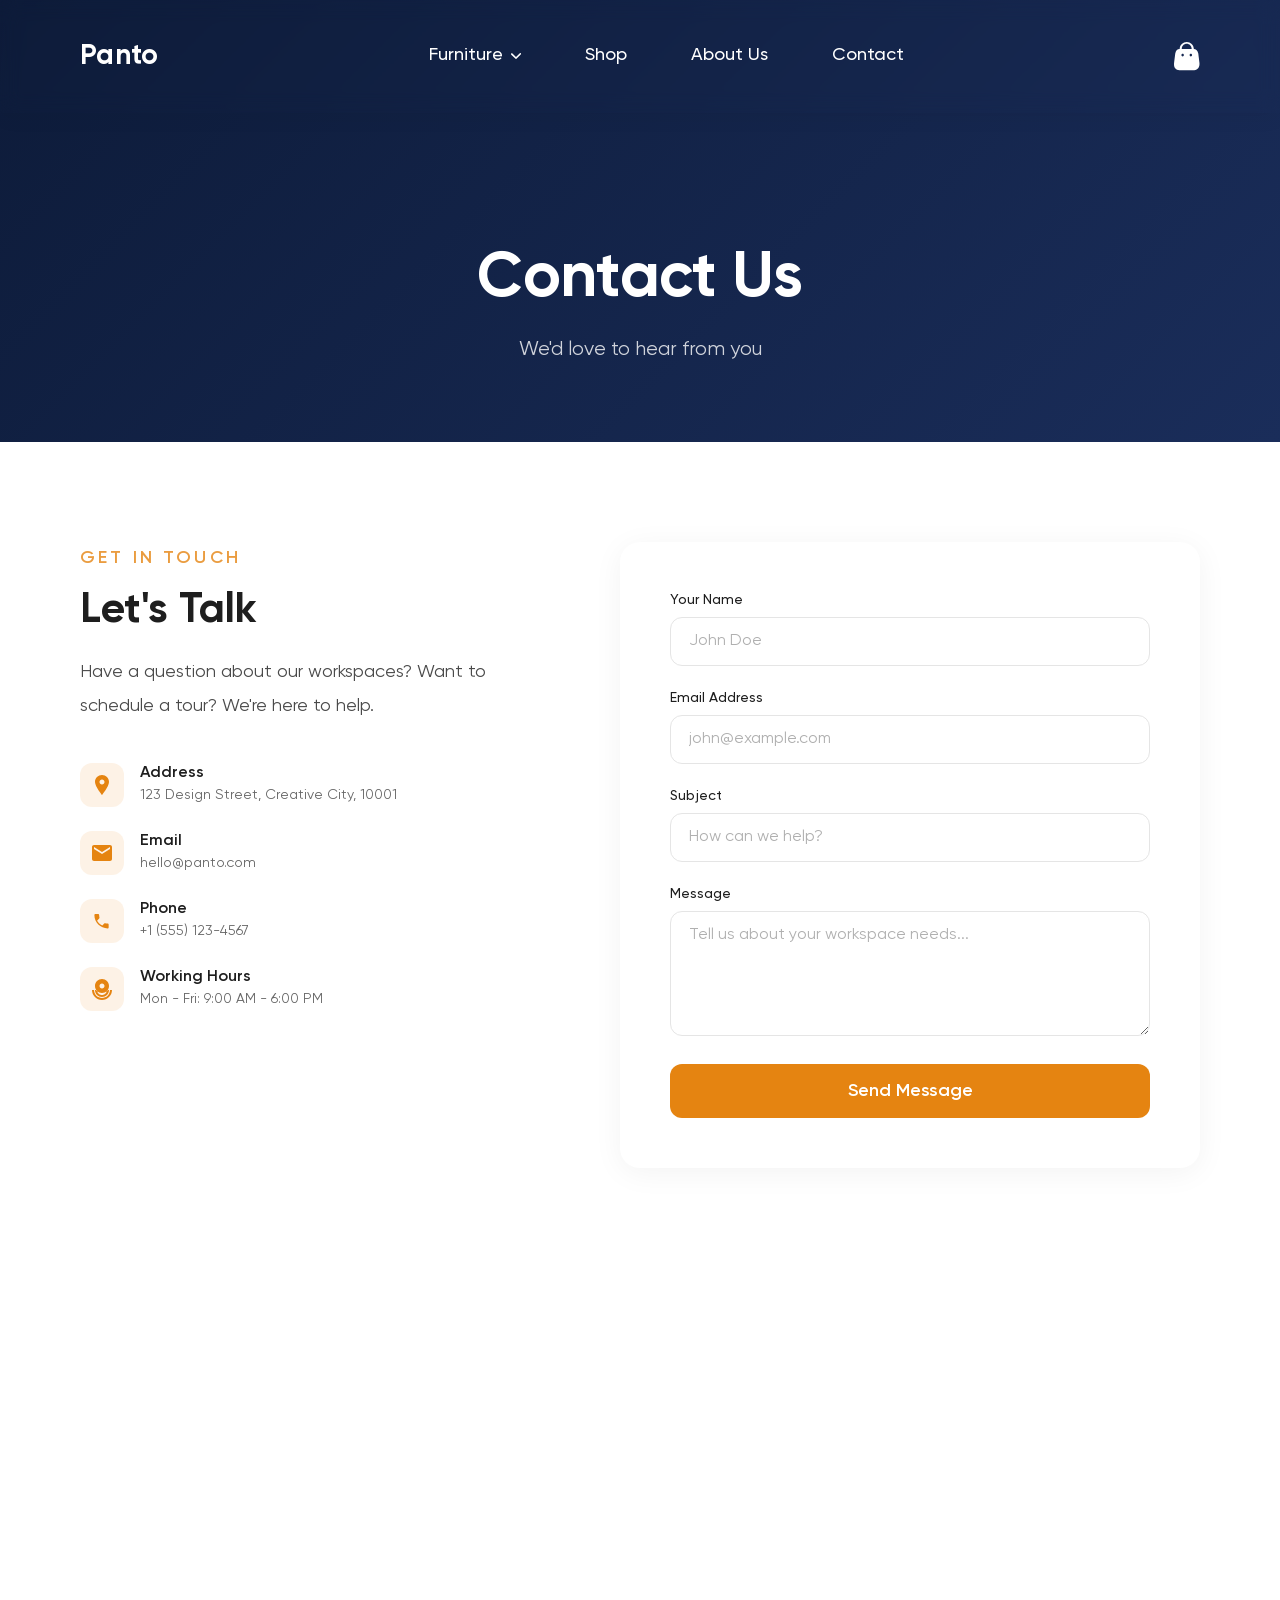
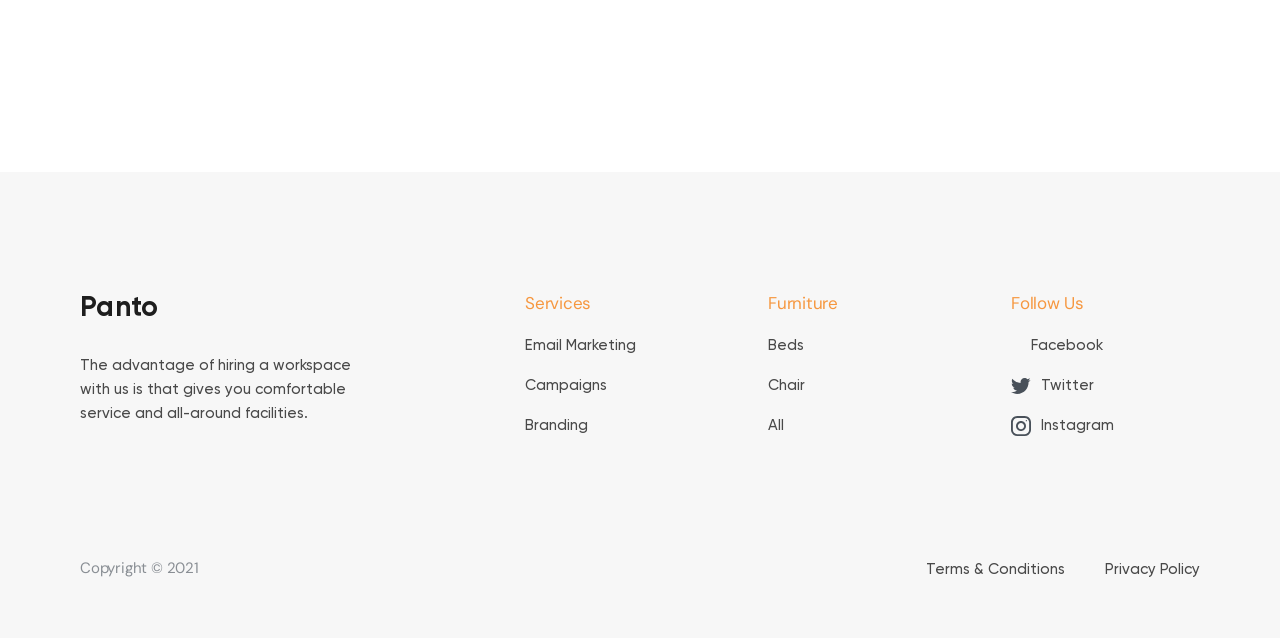
<file: contact.html>
<!DOCTYPE html>
<html lang="en">
<head>
    <meta charset="UTF-8">
    <meta name="viewport" content="width=device-width, initial-scale=1.0">
    <link rel="stylesheet" href="css/style.css">
    <title>Contact - Panto</title>
</head>
<body>
    <header class="header">
        <div class="container">
            <p class="logo"><a href="index.html">Panto</a></p>
            <nav class="nav">
                <div class="dropdown">
                    <a href="#" class="dropdown-trigger">Furniture <svg width="10" height="6" viewBox="0 0 10 6" fill="none">
                            <path d="M4.92156e-05 0.995538C-0.000313587 1.12361 0.0232357 1.25016 0.0689661 1.36588C0.114697 1.48159 0.181447 1.58354 0.264311 1.66423L4.54962 5.80498C4.67742 5.93107 4.83772 6 5.00315 6C5.16858 6 5.32888 5.93107 5.45668 5.80498L9.74199 1.51849C9.88784 1.37297 9.97957 1.16387 9.99698 0.937177C10.0144 0.710485 9.95607 0.484775 9.83484 0.3097C9.71361 0.134626 9.5394 0.0245284 9.35054 0.00362777C9.16168 -0.0172729 8.97364 0.0527352 8.82779 0.198252L4.99958 4.03037L1.17137 0.326847C1.06653 0.222014 0.938871 0.155421 0.803492 0.134949C0.668112 0.114478 0.53068 0.140983 0.407457 0.211329C0.284235 0.281675 0.180379 0.392918 0.108179 0.531895C0.0359784 0.670871 -0.00154478 0.831765 4.92156e-05 0.995538Z" fill="white"/>
                        </svg>
                    </a>
                    <ul class="dropdown-menu">
                        <li><a href="#">Chair</a></li>
                        <li><a href="#">Beds</a></li>
                        <li><a href="#">Sofa</a></li>
                        <li><a href="#">Lamp</a></li>
                    </ul>
                </div>
                <a href="shop.html">Shop</a>
                <a href="about.html">About Us</a>
                <a href="contact.html" class="active">Contact</a>
            </nav>
            <a href="#" class="busket">
                <svg width="26" height="29" viewBox="0 0 26 29" fill="none">
                    <path d="M12.757 0C16.5536 0 19.6749 2.98337 19.8333 6.76363H19.7963C19.8008 6.87351 19.7796 6.98293 19.7346 7.08333H19.9558C21.6799 7.08333 23.4853 8.27831 24.2092 11.1631L24.2878 11.5034L25.3771 20.2792C26.161 25.8765 23.0987 28.2303 18.9213 28.33L18.6412 28.3333H6.89708C2.65168 28.3333 -0.619729 26.7863 0.0995645 20.66L0.148615 20.2792L1.25041 11.5034C1.7937 8.39685 3.61761 7.17152 5.375 7.08796L5.56993 7.08333H5.68067C5.662 6.97758 5.662 6.86938 5.68067 6.76363C5.83911 2.98337 8.96041 0 12.757 0ZM8.63741 11.7998C7.94593 11.7998 7.38538 12.3768 7.38538 13.0885C7.38538 13.8002 7.94593 14.3771 8.63741 14.3771C9.32889 14.3771 9.88945 13.8002 9.88945 13.0885L9.87969 12.9268C9.80243 12.2914 9.2757 11.7998 8.63741 11.7998ZM16.8382 11.7998C16.1468 11.7998 15.5862 12.3768 15.5862 13.0885C15.5862 13.8002 16.1468 14.3771 16.8382 14.3771C17.5297 14.3771 18.0903 13.8002 18.0903 13.0885C18.0903 12.3768 17.5297 11.7998 16.8382 11.7998ZM12.7015 1.84504C9.97566 1.84504 7.76594 4.04717 7.76594 6.76363C7.78462 6.86938 7.78462 6.97758 7.76594 7.08333H17.6987C17.6593 6.98125 17.6384 6.873 17.637 6.76363C17.637 4.04717 15.4273 1.84504 12.7015 1.84504Z" fill="white"/>
                </svg>
            </a>
        </div>
    </header>

    <main>
        <!-- Hero Contact -->
        <section class="page-hero">
            <div class="container">
                <h1>Contact Us</h1>
                <p>We'd love to hear from you</p>
            </div>
        </section>

        <!-- Contact Section -->
        <section class="contact-section">
            <div class="container">
                <div class="contact-grid">
                    <!-- Contact Info -->
                    <div class="contact-info">
                        <p class="contact-tag">Get in Touch</p>
                        <h2>Let's Talk</h2>
                        <p>Have a question about our workspaces? Want to schedule a tour? We're here to help.</p>
                        
                        <div class="contact-details">
                            <div class="contact-item">
                                <div class="contact-icon">
                                    <svg width="24" height="24" viewBox="0 0 24 24" fill="none">
                                        <path d="M12 2C8.13 2 5 5.13 5 9C5 13.5 12 22 12 22C12 22 19 13.5 19 9C19 5.13 15.87 2 12 2ZM12 11.5C10.62 11.5 9.5 10.38 9.5 9C9.5 7.62 10.62 6.5 12 6.5C13.38 6.5 14.5 7.62 14.5 9C14.5 10.38 13.38 11.5 12 11.5Z" fill="#E58411"/>
                                    </svg>
                                </div>
                                <div>
                                    <h4>Address</h4>
                                    <p>123 Design Street, Creative City, 10001</p>
                                </div>
                            </div>
                            
                            <div class="contact-item">
                                <div class="contact-icon">
                                    <svg width="24" height="24" viewBox="0 0 24 24" fill="none">
                                        <path d="M20 4H4C2.9 4 2 4.9 2 6V18C2 19.1 2.9 20 4 20H20C21.1 20 22 19.1 22 18V6C22 4.9 21.1 4 20 4ZM20 8L12 13L4 8V6L12 11L20 6V8Z" fill="#E58411"/>
                                    </svg>
                                </div>
                                <div>
                                    <h4>Email</h4>
                                    <p>hello@panto.com</p>
                                </div>
                            </div>
                            
                            <div class="contact-item">
                                <div class="contact-icon">
                                    <svg width="24" height="24" viewBox="0 0 24 24" fill="none">
                                        <path d="M6.62 10.79C7.16 12.02 7.96 13.12 8.98 14.14C9.99 15.15 11.1 15.95 12.32 16.49L14.22 14.59C14.49 14.32 14.86 14.2 15.22 14.28C16.03 14.48 16.88 14.61 17.75 14.61C18.26 14.61 18.65 15 18.65 15.51V18.48C18.65 18.99 18.26 19.38 17.75 19.38C10.4 19.38 4.38 13.36 4.38 6.01C4.38 5.5 4.77 5.11 5.28 5.11H8.25C8.76 5.11 9.15 5.5 9.15 6.01C9.15 6.88 9.28 7.73 9.48 8.54C9.56 8.9 9.44 9.27 9.17 9.54L7.27 11.44C6.73 12.16 6.62 12.79 6.62 12.79Z" fill="#E58411"/>
                                    </svg>
                                </div>
                                <div>
                                    <h4>Phone</h4>
                                    <p>+1 (555) 123-4567</p>
                                </div>
                            </div>
                            
                            <div class="contact-item">
                                <div class="contact-icon">
                                    <svg width="24" height="24" viewBox="0 0 24 24" fill="none">
                                        <path d="M12 2C8.13 2 5 5.13 5 9C5 12.87 8.13 16 12 16C15.87 16 19 12.87 19 9C19 5.13 15.87 2 12 2ZM12 11.5C10.62 11.5 9.5 10.38 9.5 9C9.5 7.62 10.62 6.5 12 6.5C13.38 6.5 14.5 7.62 14.5 9C14.5 10.38 13.38 11.5 12 11.5ZM12 20C8.13 20 5 16.87 5 13H7C7 15.76 9.24 18 12 18C14.76 18 17 15.76 17 13H19C19 16.87 15.87 20 12 20ZM12 23C6.48 23 2 18.52 2 13H4C4 17.41 7.59 21 12 21C16.41 21 20 17.41 20 13H22C22 18.52 17.52 23 12 23Z" fill="#E58411"/>
                                    </svg>
                                </div>
                                <div>
                                    <h4>Working Hours</h4>
                                    <p>Mon - Fri: 9:00 AM - 6:00 PM</p>
                                </div>
                            </div>
                        </div>
                    </div>

                    <!-- Contact Form -->
                    <div class="contact-form">
                        <form id="contactForm">
                            <div class="form-group">
                                <label for="name">Your Name</label>
                                <input type="text" id="name" placeholder="John Doe" required>
                            </div>
                            <div class="form-group">
                                <label for="email">Email Address</label>
                                <input type="email" id="email" placeholder="john@example.com" required>
                            </div>
                            <div class="form-group">
                                <label for="subject">Subject</label>
                                <input type="text" id="subject" placeholder="How can we help?" required>
                            </div>
                            <div class="form-group">
                                <label for="message">Message</label>
                                <textarea id="message" rows="5" placeholder="Tell us about your workspace needs..." required></textarea>
                            </div>
                            <button type="submit" class="btn-submit">Send Message</button>
                        </form>
                    </div>
                </div>
            </div>
        </section>

        <!-- Map -->
        <section class="contact-map">
            <div class="container">
                <iframe 
                    src="https://www.google.com/maps/embed?pb=!1m18!1m12!1m3!1d3024.2219901290355!2d-74.00369368400567!3d40.71312937933039!2m3!1f0!2f0!3f0!3m2!1i1024!2i768!4f13.1!3m3!1m2!1s0x89c25a316bb7f9f5%3A0x4d3b3b2f5b7e6a9f!2sNew%20York%2C%20NY%2C%20USA!5e0!3m2!1sen!2s!4v1641234567890" 
                    width="100%" 
                    height="400" 
                    style="border:0; border-radius: 20px;" 
                    allowfullscreen="" 
                    loading="lazy">
                </iframe>
            </div>
        </section>
    </main>

    <footer>
        <div class="container-footer">
            <div class="container-footer-info">
                <div class="container-footer-info-description">
                    <p class="container-footer-info-description-logo">Panto</p>
                    <p class="container-footer-info-description-desc">The advantage of hiring a workspace with us is that gives you comfortable service and all-around facilities.</p>
                </div>
                <div class="container-footer-info-desc">
                    <p>Services</p>
                    <div class="container-footer-info-desc-link">
                        <a href="#">Email Marketing</a>
                        <a href="#">Campaigns</a>
                        <a href="#">Branding</a>
                    </div>
                </div>
                <div class="container-footer-info-desc">
                    <p>Furniture</p>
                    <div class="container-footer-info-desc-link">
                        <a href="#">Beds</a>
                        <a href="#">Chair</a>
                        <a href="#">All</a>
                    </div>
                </div>
                <div class="container-footer-info-desc">
                    <p>Follow Us</p>
                    <div class="container-footer-info-desc-link">
                        <a href="#"><svg width="10" height="20" viewBox="0 0 10 20" fill="none"><path d="M8.11163 3.29509H9.92331V0.139742C9.61075 0.0967442 8.53581 0 7.28393 0C4.67183 0 2.88248 1.643 2.88248 4.66274V7.44186H0V10.9693H2.88248V19.845H6.41654V10.9701H9.18243L9.6215 7.44269H6.41571V5.01251C6.41654 3.99297 6.69106 3.29509 8.11163 3.29509Z" fill="#1E2833"/></svg> Facebook</a>
                        <a href="#"><svg width="20" height="16" viewBox="0 0 20 16" fill="none"><path d="M19.5556 1.881C18.8283 2.2 18.0534 2.41144 17.2456 2.51411C18.0767 2.01789 18.711 1.23811 19.0092 0.298222C18.2343 0.760222 17.3788 1.08656 16.467 1.26867C15.7312 0.485222 14.6826 0 13.5386 0C11.319 0 9.53211 1.80156 9.53211 4.01011C9.53211 4.32789 9.559 4.63344 9.625 4.92433C6.292 4.76178 3.34278 3.16433 1.36156 0.730889C1.01567 1.331 0.812778 2.01789 0.812778 2.75733C0.812778 4.14578 1.52778 5.37656 2.59356 6.08911C1.94944 6.07689 1.31756 5.88989 0.782222 5.59533C0.782222 5.60756 0.782222 5.62344 0.782222 5.63933C0.782222 7.58756 2.17189 9.20578 3.99422 9.57856C3.66789 9.66778 3.31222 9.71056 2.94311 9.71056C2.68644 9.71056 2.42733 9.69589 2.18411 9.64211C2.70356 11.2298 4.17756 12.397 5.93022 12.4349C4.56622 13.5019 2.83433 14.1448 0.959444 14.1448C0.630667 14.1448 0.315333 14.1301 0 14.0898C1.77589 15.235 3.88056 15.8889 6.15022 15.8889C13.5276 15.8889 17.5609 9.77778 17.5609 4.48067C17.5609 4.30344 17.5548 4.13233 17.5462 3.96244C18.3419 3.39778 19.0104 2.69256 19.5556 1.881Z" fill="#1E2833"/></svg> Twitter</a>
                        <a href="#"><svg width="20" height="20" viewBox="0 0 20 20" fill="none"><path fill-rule="evenodd" clip-rule="evenodd" d="M6.25 0H13.75C17.2013 0 20 2.79875 20 6.25V13.75C20 17.2013 17.2013 20 13.75 20H6.25C2.79875 20 0 17.2013 0 13.75V6.25C0 2.79875 2.79875 0 6.25 0ZM13.75 18.125C16.1625 18.125 18.125 16.1625 18.125 13.75V6.25C18.125 3.8375 16.1625 1.875 13.75 1.875H6.25C3.8375 1.875 1.875 3.8375 1.875 6.25V13.75C1.875 16.1625 3.8375 18.125 6.25 18.125H13.75Z" fill="#1E2833"/><path fill-rule="evenodd" clip-rule="evenodd" d="M5 10C5 7.23875 7.23875 5 10 5C12.7613 5 15 7.23875 15 10C15 12.7613 12.7613 15 10 15C7.23875 15 5 12.7613 5 10ZM6.875 10C6.875 11.7225 8.2775 13.125 10 13.125C11.7225 13.125 13.125 11.7225 13.125 10C13.125 8.27625 11.7225 6.875 10 6.875C8.2775 6.875 6.875 8.27625 6.875 10Z" fill="#1E2833"/><circle cx="15.3752" cy="4.62523" r="0.66625" fill="#1E2833"/></svg> Instagram</a>
                    </div>
                </div>
            </div>
            <div class="container-footer-link">
                <p>Copyright © 2021</p>
                <div class="container-footer-link-desc">
                    <a href="#">Terms & Conditions</a>
                    <a href="#">Privacy Policy</a>
                </div>
            </div>
        </div>
    </footer>

    <script src="js/script.js"></script>
</body>
</html>
</file>
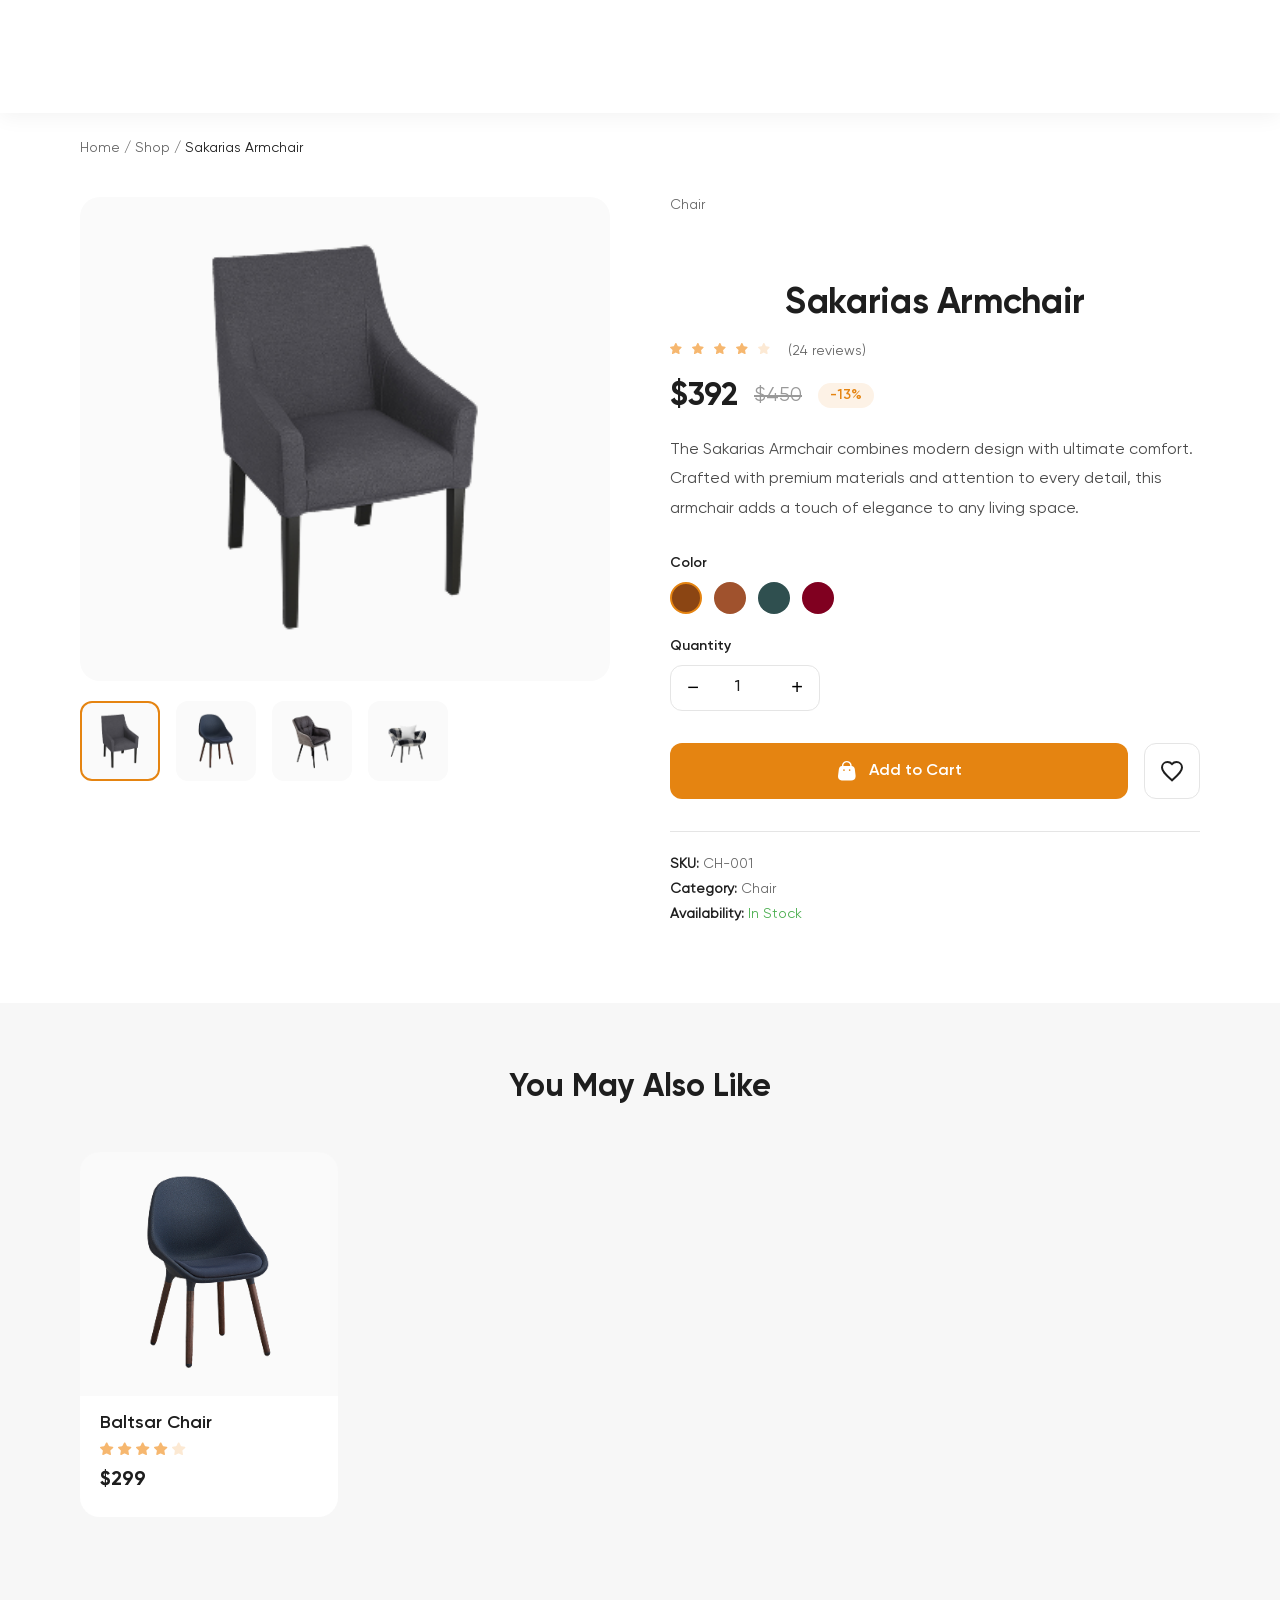
<file: product.html>
<!DOCTYPE html>
<html lang="en">

<head>
    <meta charset="UTF-8">
    <meta name="viewport" content="width=device-width, initial-scale=1.0">
    <link rel="stylesheet" href="css/style.css">
    <title>Product - Panto</title>
</head>

<body>
    <header class="header">
        <div class="container">
            <p class="logo"><a href="index.html">Panto</a></p>
            <nav class="nav">
                <div class="dropdown">
                    <a href="#" class="dropdown-trigger">Furniture <svg width="10" height="6" viewBox="0 0 10 6"
                            fill="none">
                            <path
                                d="M4.92156e-05 0.995538C-0.000313587 1.12361 0.0232357 1.25016 0.0689661 1.36588C0.114697 1.48159 0.181447 1.58354 0.264311 1.66423L4.54962 5.80498C4.67742 5.93107 4.83772 6 5.00315 6C5.16858 6 5.32888 5.93107 5.45668 5.80498L9.74199 1.51849C9.88784 1.37297 9.97957 1.16387 9.99698 0.937177C10.0144 0.710485 9.95607 0.484775 9.83484 0.3097C9.71361 0.134626 9.5394 0.0245284 9.35054 0.00362777C9.16168 -0.0172729 8.97364 0.0527352 8.82779 0.198252L4.99958 4.03037L1.17137 0.326847C1.06653 0.222014 0.938871 0.155421 0.803492 0.134949C0.668112 0.114478 0.53068 0.140983 0.407457 0.211329C0.284235 0.281675 0.180379 0.392918 0.108179 0.531895C0.0359784 0.670871 -0.00154478 0.831765 4.92156e-05 0.995538Z"
                                fill="white" />
                        </svg>
                    </a>
                    <ul class="dropdown-menu">
                        <li><a href="#">Chair</a></li>
                        <li><a href="#">Beds</a></li>
                        <li><a href="#">Sofa</a></li>
                        <li><a href="#">Lamp</a></li>
                    </ul>
                </div>
                <a href="shop.html">Shop</a>
                <a href="about.html">About Us</a>
                <a href="contact.html">Contact</a>
            </nav>
            <a href="#" class="busket">
                <svg width="26" height="29" viewBox="0 0 26 29" fill="none">
                    <path
                        d="M12.757 0C16.5536 0 19.6749 2.98337 19.8333 6.76363H19.7963C19.8008 6.87351 19.7796 6.98293 19.7346 7.08333H19.9558C21.6799 7.08333 23.4853 8.27831 24.2092 11.1631L24.2878 11.5034L25.3771 20.2792C26.161 25.8765 23.0987 28.2303 18.9213 28.33L18.6412 28.3333H6.89708C2.65168 28.3333 -0.619729 26.7863 0.0995645 20.66L0.148615 20.2792L1.25041 11.5034C1.7937 8.39685 3.61761 7.17152 5.375 7.08796L5.56993 7.08333H5.68067C5.662 6.97758 5.662 6.86938 5.68067 6.76363C5.83911 2.98337 8.96041 0 12.757 0ZM8.63741 11.7998C7.94593 11.7998 7.38538 12.3768 7.38538 13.0885C7.38538 13.8002 7.94593 14.3771 8.63741 14.3771C9.32889 14.3771 9.88945 13.8002 9.88945 13.0885L9.87969 12.9268C9.80243 12.2914 9.2757 11.7998 8.63741 11.7998ZM16.8382 11.7998C16.1468 11.7998 15.5862 12.3768 15.5862 13.0885C15.5862 13.8002 16.1468 14.3771 16.8382 14.3771C17.5297 14.3771 18.0903 13.8002 18.0903 13.0885C18.0903 12.3768 17.5297 11.7998 16.8382 11.7998ZM12.7015 1.84504C9.97566 1.84504 7.76594 4.04717 7.76594 6.76363C7.78462 6.86938 7.78462 6.97758 7.76594 7.08333H17.6987C17.6593 6.98125 17.6384 6.873 17.637 6.76363C17.637 4.04717 15.4273 1.84504 12.7015 1.84504Z"
                        fill="white" />
                </svg>
            </a>
        </div>
    </header>

    <main>
        <!-- Breadcrumbs -->
        <section class="product-breadcrumbs">
            <div class="container">
                <a href="index.html">Home</a> / <a href="shop.html">Shop</a> / <span>Sakarias Armchair</span>
            </div>
        </section>

        <!-- Product Detail -->
        <section class="product-detail">
            <div class="container">
                <div class="product-detail-grid">
                    <!-- Product Images -->
                    <div class="product-images">
                        <div class="product-main-image">
                            <img src="image/chair/1.png" alt="Sakarias Armchair">
                        </div>
                        <div class="product-thumbnails">
                            <img src="image/chair/1.png" alt="Thumb 1" class="active">
                            <img src="image/chair/2.png" alt="Thumb 2">
                            <img src="image/chair/3.png" alt="Thumb 3">
                            <img src="image/chair/4.png" alt="Thumb 4">
                        </div>
                    </div>

                    <!-- Product Info -->
                    <div class="product-info-detail">
                        <p class="product-category">Chair</p>
                        <h1>Sakarias Armchair</h1>

                        <div class="product-rating">
                            <div class="product-stars">
                                <svg width="18" height="17" viewBox="0 0 18 17" fill="none">
                                    <path
                                        d="M9.28601 6.895C9.13493 7.04142 9.06551 7.25317 9.09993 7.46084L9.61851 10.3308C9.66226 10.5741 9.55959 10.8203 9.35601 10.9608C9.15651 11.1067 8.89109 11.1242 8.67351 11.0075L6.08993 9.66C6.00009 9.61217 5.90034 9.5865 5.79826 9.58359H5.64018C5.58534 9.59175 5.53168 9.60925 5.48268 9.63609L2.89851 10.99C2.77076 11.0542 2.62609 11.0769 2.48434 11.0542C2.13901 10.9888 1.90859 10.6598 1.96518 10.3128L2.48434 7.44275C2.51876 7.23334 2.44934 7.02042 2.29826 6.87167L0.191844 4.83C0.0156776 4.65908 -0.0455724 4.40242 0.0349276 4.17083C0.113094 3.93983 0.312594 3.77125 0.553511 3.73333L3.45268 3.31275C3.67318 3.29 3.86684 3.15583 3.96601 2.9575L5.24351 0.338333C5.27384 0.28 5.31293 0.226333 5.36018 0.180833L5.41268 0.14C5.44009 0.109667 5.47159 0.0845834 5.50659 0.0641667L5.57018 0.0408333L5.66934 0H5.91493C6.13426 0.02275 6.32734 0.154 6.42826 0.35L7.72268 2.9575C7.81601 3.14825 7.99743 3.28067 8.20684 3.31275L11.106 3.73333C11.351 3.76833 11.5558 3.9375 11.6368 4.17083C11.7133 4.40475 11.6473 4.66142 11.4677 4.83L9.28601 6.895Z"
                                        fill="#F6B76F" />
                                </svg>
                                <svg width="18" height="17" viewBox="0 0 18 17" fill="none">
                                    <path
                                        d="M9.28601 6.895C9.13493 7.04142 9.06551 7.25317 9.09993 7.46084L9.61851 10.3308C9.66226 10.5741 9.55959 10.8203 9.35601 10.9608C9.15651 11.1067 8.89109 11.1242 8.67351 11.0075L6.08993 9.66C6.00009 9.61217 5.90034 9.5865 5.79826 9.58359H5.64018C5.58534 9.59175 5.53168 9.60925 5.48268 9.63609L2.89851 10.99C2.77076 11.0542 2.62609 11.0769 2.48434 11.0542C2.13901 10.9888 1.90859 10.6598 1.96518 10.3128L2.48434 7.44275C2.51876 7.23334 2.44934 7.02042 2.29826 6.87167L0.191844 4.83C0.0156776 4.65908 -0.0455724 4.40242 0.0349276 4.17083C0.113094 3.93983 0.312594 3.77125 0.553511 3.73333L3.45268 3.31275C3.67318 3.29 3.86684 3.15583 3.96601 2.9575L5.24351 0.338333C5.27384 0.28 5.31293 0.226333 5.36018 0.180833L5.41268 0.14C5.44009 0.109667 5.47159 0.0845834 5.50659 0.0641667L5.57018 0.0408333L5.66934 0H5.91493C6.13426 0.02275 6.32734 0.154 6.42826 0.35L7.72268 2.9575C7.81601 3.14825 7.99743 3.28067 8.20684 3.31275L11.106 3.73333C11.351 3.76833 11.5558 3.9375 11.6368 4.17083C11.7133 4.40475 11.6473 4.66142 11.4677 4.83L9.28601 6.895Z"
                                        fill="#F6B76F" />
                                </svg>
                                <svg width="18" height="17" viewBox="0 0 18 17" fill="none">
                                    <path
                                        d="M9.28601 6.895C9.13493 7.04142 9.06551 7.25317 9.09993 7.46084L9.61851 10.3308C9.66226 10.5741 9.55959 10.8203 9.35601 10.9608C9.15651 11.1067 8.89109 11.1242 8.67351 11.0075L6.08993 9.66C6.00009 9.61217 5.90034 9.5865 5.79826 9.58359H5.64018C5.58534 9.59175 5.53168 9.60925 5.48268 9.63609L2.89851 10.99C2.77076 11.0542 2.62609 11.0769 2.48434 11.0542C2.13901 10.9888 1.90859 10.6598 1.96518 10.3128L2.48434 7.44275C2.51876 7.23334 2.44934 7.02042 2.29826 6.87167L0.191844 4.83C0.0156776 4.65908 -0.0455724 4.40242 0.0349276 4.17083C0.113094 3.93983 0.312594 3.77125 0.553511 3.73333L3.45268 3.31275C3.67318 3.29 3.86684 3.15583 3.96601 2.9575L5.24351 0.338333C5.27384 0.28 5.31293 0.226333 5.36018 0.180833L5.41268 0.14C5.44009 0.109667 5.47159 0.0845834 5.50659 0.0641667L5.57018 0.0408333L5.66934 0H5.91493C6.13426 0.02275 6.32734 0.154 6.42826 0.35L7.72268 2.9575C7.81601 3.14825 7.99743 3.28067 8.20684 3.31275L11.106 3.73333C11.351 3.76833 11.5558 3.9375 11.6368 4.17083C11.7133 4.40475 11.6473 4.66142 11.4677 4.83L9.28601 6.895Z"
                                        fill="#F6B76F" />
                                </svg>
                                <svg width="18" height="17" viewBox="0 0 18 17" fill="none">
                                    <path
                                        d="M9.28601 6.895C9.13493 7.04142 9.06551 7.25317 9.09993 7.46084L9.61851 10.3308C9.66226 10.5741 9.55959 10.8203 9.35601 10.9608C9.15651 11.1067 8.89109 11.1242 8.67351 11.0075L6.08993 9.66C6.00009 9.61217 5.90034 9.5865 5.79826 9.58359H5.64018C5.58534 9.59175 5.53168 9.60925 5.48268 9.63609L2.89851 10.99C2.77076 11.0542 2.62609 11.0769 2.48434 11.0542C2.13901 10.9888 1.90859 10.6598 1.96518 10.3128L2.48434 7.44275C2.51876 7.23334 2.44934 7.02042 2.29826 6.87167L0.191844 4.83C0.0156776 4.65908 -0.0455724 4.40242 0.0349276 4.17083C0.113094 3.93983 0.312594 3.77125 0.553511 3.73333L3.45268 3.31275C3.67318 3.29 3.86684 3.15583 3.96601 2.9575L5.24351 0.338333C5.27384 0.28 5.31293 0.226333 5.36018 0.180833L5.41268 0.14C5.44009 0.109667 5.47159 0.0845834 5.50659 0.0641667L5.57018 0.0408333L5.66934 0H5.91493C6.13426 0.02275 6.32734 0.154 6.42826 0.35L7.72268 2.9575C7.81601 3.14825 7.99743 3.28067 8.20684 3.31275L11.106 3.73333C11.351 3.76833 11.5558 3.9375 11.6368 4.17083C11.7133 4.40475 11.6473 4.66142 11.4677 4.83L9.28601 6.895Z"
                                        fill="#F6B76F" />
                                </svg>
                                <svg width="18" height="17" viewBox="0 0 18 17" fill="none">
                                    <path opacity="0.3"
                                        d="M9.28601 6.895C9.13493 7.04142 9.06551 7.25317 9.09993 7.46084L9.61851 10.3308C9.66226 10.5741 9.55959 10.8203 9.35601 10.9608C9.15651 11.1067 8.89109 11.1242 8.67351 11.0075L6.08993 9.66C6.00009 9.61217 5.90034 9.5865 5.79826 9.58359H5.64018C5.58534 9.59175 5.53168 9.60925 5.48268 9.63609L2.89851 10.99C2.77076 11.0542 2.62609 11.0769 2.48434 11.0542C2.13901 10.9888 1.90859 10.6598 1.96518 10.3128L2.48434 7.44275C2.51876 7.23334 2.44934 7.02042 2.29826 6.87167L0.191844 4.83C0.0156776 4.65908 -0.0455724 4.40242 0.0349276 4.17083C0.113094 3.93983 0.312594 3.77125 0.553511 3.73333L3.45268 3.31275C3.67318 3.29 3.86684 3.15583 3.96601 2.9575L5.24351 0.338333C5.27384 0.28 5.31293 0.226333 5.36018 0.180833L5.41268 0.14C5.44009 0.109667 5.47159 0.0845834 5.50659 0.0641667L5.57018 0.0408333L5.66934 0H5.91493C6.13426 0.02275 6.32734 0.154 6.42826 0.35L7.72268 2.9575C7.81601 3.14825 7.99743 3.28067 8.20684 3.31275L11.106 3.73333C11.351 3.76833 11.5558 3.9375 11.6368 4.17083C11.7133 4.40475 11.6473 4.66142 11.4677 4.83L9.28601 6.895Z"
                                        fill="#F6B76F" />
                                </svg>
                            </div>
                            <span class="product-reviews">(24 reviews)</span>
                        </div>

                        <div class="product-price-detail">
                            <span class="price-current">$392</span>
                            <span class="price-old">$450</span>
                            <span class="price-discount">-13%</span>
                        </div>

                        <p class="product-description">
                            The Sakarias Armchair combines modern design with ultimate comfort. Crafted with premium
                            materials and attention to every detail, this armchair adds a touch of elegance to any
                            living space.
                        </p>

                        <div class="product-options">
                            <div class="option-group">
                                <label>Color</label>
                                <div class="color-options">
                                    <span class="color-dot active" style="background: #8B4513;"></span>
                                    <span class="color-dot" style="background: #A0522D;"></span>
                                    <span class="color-dot" style="background: #2F4F4F;"></span>
                                    <span class="color-dot" style="background: #800020;"></span>
                                </div>
                            </div>

                            <div class="option-group">
                                <label>Quantity</label>
                                <div class="quantity-selector">
                                    <button class="qty-btn minus">−</button>
                                    <input type="number" value="1" min="1" max="10">
                                    <button class="qty-btn plus">+</button>
                                </div>
                            </div>
                        </div>

                        <div class="product-actions">
                            <button class="btn-add-to-cart">
                                <svg width="20" height="20" viewBox="0 0 26 29" fill="none">
                                    <path
                                        d="M12.757 0C16.5536 0 19.6749 2.98337 19.8333 6.76363H19.7963C19.8008 6.87351 19.7796 6.98293 19.7346 7.08333H19.9558C21.6799 7.08333 23.4853 8.27831 24.2092 11.1631L24.2878 11.5034L25.3771 20.2792C26.161 25.8765 23.0987 28.2303 18.9213 28.33L18.6412 28.3333H6.89708C2.65168 28.3333 -0.619729 26.7863 0.0995645 20.66L0.148615 20.2792L1.25041 11.5034C1.7937 8.39685 3.61761 7.17152 5.375 7.08796L5.56993 7.08333H5.68067C5.662 6.97758 5.662 6.86938 5.68067 6.76363C5.83911 2.98337 8.96041 0 12.757 0ZM8.63741 11.7998C7.94593 11.7998 7.38538 12.3768 7.38538 13.0885C7.38538 13.8002 7.94593 14.3771 8.63741 14.3771C9.32889 14.3771 9.88945 13.8002 9.88945 13.0885L9.87969 12.9268C9.80243 12.2914 9.2757 11.7998 8.63741 11.7998ZM16.8382 11.7998C16.1468 11.7998 15.5862 12.3768 15.5862 13.0885C15.5862 13.8002 16.1468 14.3771 16.8382 14.3771C17.5297 14.3771 18.0903 13.8002 18.0903 13.0885C18.0903 12.3768 17.5297 11.7998 16.8382 11.7998ZM12.7015 1.84504C9.97566 1.84504 7.76594 4.04717 7.76594 6.76363C7.78462 6.86938 7.78462 6.97758 7.76594 7.08333H17.6987C17.6593 6.98125 17.6384 6.873 17.637 6.76363C17.637 4.04717 15.4273 1.84504 12.7015 1.84504Z"
                                        fill="white" />
                                </svg>
                                Add to Cart
                            </button>
                            <button class="btn-wishlist">
                                <svg width="24" height="24" viewBox="0 0 24 24" fill="none">
                                    <path
                                        d="M12 21.35L10.55 20.03C5.4 15.36 2 12.27 2 8.5C2 5.41 4.42 3 7.5 3C9.24 3 10.91 3.81 12 5.08C13.09 3.81 14.76 3 16.5 3C19.58 3 22 5.41 22 8.5C22 12.27 18.6 15.36 13.45 20.03L12 21.35Z"
                                        stroke="#1E1E1E" stroke-width="2" />
                                </svg>
                            </button>
                        </div>

                        <div class="product-meta">
                            <p><strong>SKU:</strong> CH-001</p>
                            <p><strong>Category:</strong> Chair</p>
                            <p><strong>Availability:</strong> <span class="in-stock">In Stock</span></p>
                        </div>
                    </div>
                </div>
            </div>
        </section>

        <!-- Related Products -->
        <section class="related-products">
            <div class="container">
                <h2>You May Also Like</h2>
                <div class="related-grid">
                    <div class="product-card">
                        <div class="product-image">
                            <img src="image/chair/2.png" alt="Baltsar Chair">
                        </div>
                        <div class="product-info">
                            <h4>Baltsar Chair</h4>
                            <div class="product-stars">
                                <svg width="16" height="15" viewBox="0 0 16 15" fill="none">
                                    <path
                                        d="M12.124 9.00231C11.9267 9.19348 11.8361 9.46995 11.881 9.74108L12.5581 13.4882C12.6152 13.8058 12.4812 14.1272 12.2154 14.3108C11.9549 14.5012 11.6084 14.524 11.3243 14.3717L7.95111 12.6124C7.83382 12.5499 7.70359 12.5164 7.57031 12.5126H7.36391C7.29232 12.5233 7.22225 12.5461 7.15828 12.5812L3.78435 14.3489C3.61755 14.4326 3.42867 14.4623 3.2436 14.4326C2.79273 14.3473 2.49189 13.9178 2.56577 13.4646L3.2436 9.71747C3.28854 9.44405 3.19791 9.16606 3.00065 8.97185L0.250475 6.30619C0.0204689 6.08303 -0.0595002 5.74792 0.045602 5.44556C0.147658 5.14396 0.408128 4.92385 0.722673 4.87435L4.50787 4.32522C4.79576 4.29552 5.04862 4.12035 5.17809 3.8614L6.84602 0.441738C6.88562 0.365576 6.93665 0.295507 6.99834 0.236101L7.06688 0.182788C7.10268 0.143184 7.14381 0.110434 7.1895 0.0837779L7.27252 0.0533132L7.40199 0H7.72263C8.009 0.0297031 8.26109 0.201067 8.39285 0.45697L10.0829 3.8614C10.2047 4.11045 10.4416 4.28333 10.715 4.32522L14.5002 4.87435C14.8201 4.92005 15.0874 5.14091 15.1933 5.44556C15.293 5.75097 15.207 6.08608 14.9724 6.30619L12.124 9.00231Z"
                                        fill="#F6B76F" />
                                </svg>
                                <svg width="16" height="15" viewBox="0 0 16 15" fill="none">
                                    <path
                                        d="M12.124 9.00231C11.9267 9.19348 11.8361 9.46995 11.881 9.74108L12.5581 13.4882C12.6152 13.8058 12.4812 14.1272 12.2154 14.3108C11.9549 14.5012 11.6084 14.524 11.3243 14.3717L7.95111 12.6124C7.83382 12.5499 7.70359 12.5164 7.57031 12.5126H7.36391C7.29232 12.5233 7.22225 12.5461 7.15828 12.5812L3.78435 14.3489C3.61755 14.4326 3.42867 14.4623 3.2436 14.4326C2.79273 14.3473 2.49189 13.9178 2.56577 13.4646L3.2436 9.71747C3.28854 9.44405 3.19791 9.16606 3.00065 8.97185L0.250475 6.30619C0.0204689 6.08303 -0.0595002 5.74792 0.045602 5.44556C0.147658 5.14396 0.408128 4.92385 0.722673 4.87435L4.50787 4.32522C4.79576 4.29552 5.04862 4.12035 5.17809 3.8614L6.84602 0.441738C6.88562 0.365576 6.93665 0.295507 6.99834 0.236101L7.06688 0.182788C7.10268 0.143184 7.14381 0.110434 7.1895 0.0837779L7.27252 0.0533132L7.40199 0H7.72263C8.009 0.0297031 8.26109 0.201067 8.39285 0.45697L10.0829 3.8614C10.2047 4.11045 10.4416 4.28333 10.715 4.32522L14.5002 4.87435C14.8201 4.92005 15.0874 5.14091 15.1933 5.44556C15.293 5.75097 15.207 6.08608 14.9724 6.30619L12.124 9.00231Z"
                                        fill="#F6B76F" />
                                </svg>
                                <svg width="16" height="15" viewBox="0 0 16 15" fill="none">
                                    <path
                                        d="M12.124 9.00231C11.9267 9.19348 11.8361 9.46995 11.881 9.74108L12.5581 13.4882C12.6152 13.8058 12.4812 14.1272 12.2154 14.3108C11.9549 14.5012 11.6084 14.524 11.3243 14.3717L7.95111 12.6124C7.83382 12.5499 7.70359 12.5164 7.57031 12.5126H7.36391C7.29232 12.5233 7.22225 12.5461 7.15828 12.5812L3.78435 14.3489C3.61755 14.4326 3.42867 14.4623 3.2436 14.4326C2.79273 14.3473 2.49189 13.9178 2.56577 13.4646L3.2436 9.71747C3.28854 9.44405 3.19791 9.16606 3.00065 8.97185L0.250475 6.30619C0.0204689 6.08303 -0.0595002 5.74792 0.045602 5.44556C0.147658 5.14396 0.408128 4.92385 0.722673 4.87435L4.50787 4.32522C4.79576 4.29552 5.04862 4.12035 5.17809 3.8614L6.84602 0.441738C6.88562 0.365576 6.93665 0.295507 6.99834 0.236101L7.06688 0.182788C7.10268 0.143184 7.14381 0.110434 7.1895 0.0837779L7.27252 0.0533132L7.40199 0H7.72263C8.009 0.0297031 8.26109 0.201067 8.39285 0.45697L10.0829 3.8614C10.2047 4.11045 10.4416 4.28333 10.715 4.32522L14.5002 4.87435C14.8201 4.92005 15.0874 5.14091 15.1933 5.44556C15.293 5.75097 15.207 6.08608 14.9724 6.30619L12.124 9.00231Z"
                                        fill="#F6B76F" />
                                </svg>
                                <svg width="16" height="15" viewBox="0 0 16 15" fill="none">
                                    <path
                                        d="M12.124 9.00231C11.9267 9.19348 11.8361 9.46995 11.881 9.74108L12.5581 13.4882C12.6152 13.8058 12.4812 14.1272 12.2154 14.3108C11.9549 14.5012 11.6084 14.524 11.3243 14.3717L7.95111 12.6124C7.83382 12.5499 7.70359 12.5164 7.57031 12.5126H7.36391C7.29232 12.5233 7.22225 12.5461 7.15828 12.5812L3.78435 14.3489C3.61755 14.4326 3.42867 14.4623 3.2436 14.4326C2.79273 14.3473 2.49189 13.9178 2.56577 13.4646L3.2436 9.71747C3.28854 9.44405 3.19791 9.16606 3.00065 8.97185L0.250475 6.30619C0.0204689 6.08303 -0.0595002 5.74792 0.045602 5.44556C0.147658 5.14396 0.408128 4.92385 0.722673 4.87435L4.50787 4.32522C4.79576 4.29552 5.04862 4.12035 5.17809 3.8614L6.84602 0.441738C6.88562 0.365576 6.93665 0.295507 6.99834 0.236101L7.06688 0.182788C7.10268 0.143184 7.14381 0.110434 7.1895 0.0837779L7.27252 0.0533132L7.40199 0H7.72263C8.009 0.0297031 8.26109 0.201067 8.39285 0.45697L10.0829 3.8614C10.2047 4.11045 10.4416 4.28333 10.715 4.32522L14.5002 4.87435C14.8201 4.92005 15.0874 5.14091 15.1933 5.44556C15.293 5.75097 15.207 6.08608 14.9724 6.30619L12.124 9.00231Z"
                                        fill="#F6B76F" />
                                </svg>
                                <svg width="16" height="15" viewBox="0 0 16 15" fill="none">
                                    <path opacity="0.3"
                                        d="M12.124 9.00231C11.9267 9.19348 11.8361 9.46995 11.881 9.74108L12.5581 13.4882C12.6152 13.8058 12.4812 14.1272 12.2154 14.3108C11.9549 14.5012 11.6084 14.524 11.3243 14.3717L7.95111 12.6124C7.83382 12.5499 7.70359 12.5164 7.57031 12.5126H7.36391C7.29232 12.5233 7.22225 12.5461 7.15828 12.5812L3.78435 14.3489C3.61755 14.4326 3.42867 14.4623 3.2436 14.4326C2.79273 14.3473 2.49189 13.9178 2.56577 13.4646L3.2436 9.71747C3.28854 9.44405 3.19791 9.16606 3.00065 8.97185L0.250475 6.30619C0.0204689 6.08303 -0.0595002 5.74792 0.045602 5.44556C0.147658 5.14396 0.408128 4.92385 0.722673 4.87435L4.50787 4.32522C4.79576 4.29552 5.04862 4.12035 5.17809 3.8614L6.84602 0.441738C6.88562 0.365576 6.93665 0.295507 6.99834 0.236101L7.06688 0.182788C7.10268 0.143184 7.14381 0.110434 7.1895 0.0837779L7.27252 0.0533132L7.40199 0H7.72263C8.009 0.0297031 8.26109 0.201067 8.39285 0.45697L10.0829 3.8614C10.2047 4.11045 10.4416 4.28333 10.715 4.32522L14.5002 4.87435C14.8201 4.92005 15.0874 5.14091 15.1933 5.44556C15.293 5.75097 15.207 6.08608 14.9724 6.30619L12.124 9.00231Z"
                                        fill="#F6B76F" />
                                </svg>
                            </div>
                            <div class="product-price">
                                <span class="price">$299</span>
                            </div>
                        </div>
                    </div>
                    <!-- Повтори для других товаров -->
                </div>
            </div>
        </section>
    </main>

    <footer>
        <!-- Footer такой же как на главной -->
    </footer>

    <button id="scrollTopBtn" class="scroll-top">
        <svg width="27" height="27" viewBox="0 0 27 27" fill="none">
            <path
                d="M13.4789 21.7393L13.4789 4.52918M19.3485 10.3987C16.4935 8.84176 13.4789 4.52918 13.4789 4.52918C13.4789 4.52918 10.2707 9.40747 7.60938 10.3987"
                stroke="white" stroke-width="2.17391" stroke-linecap="square" />
        </svg>
    </button>

    <script src="js/script.js"></script>
</body>

</html>
</file>
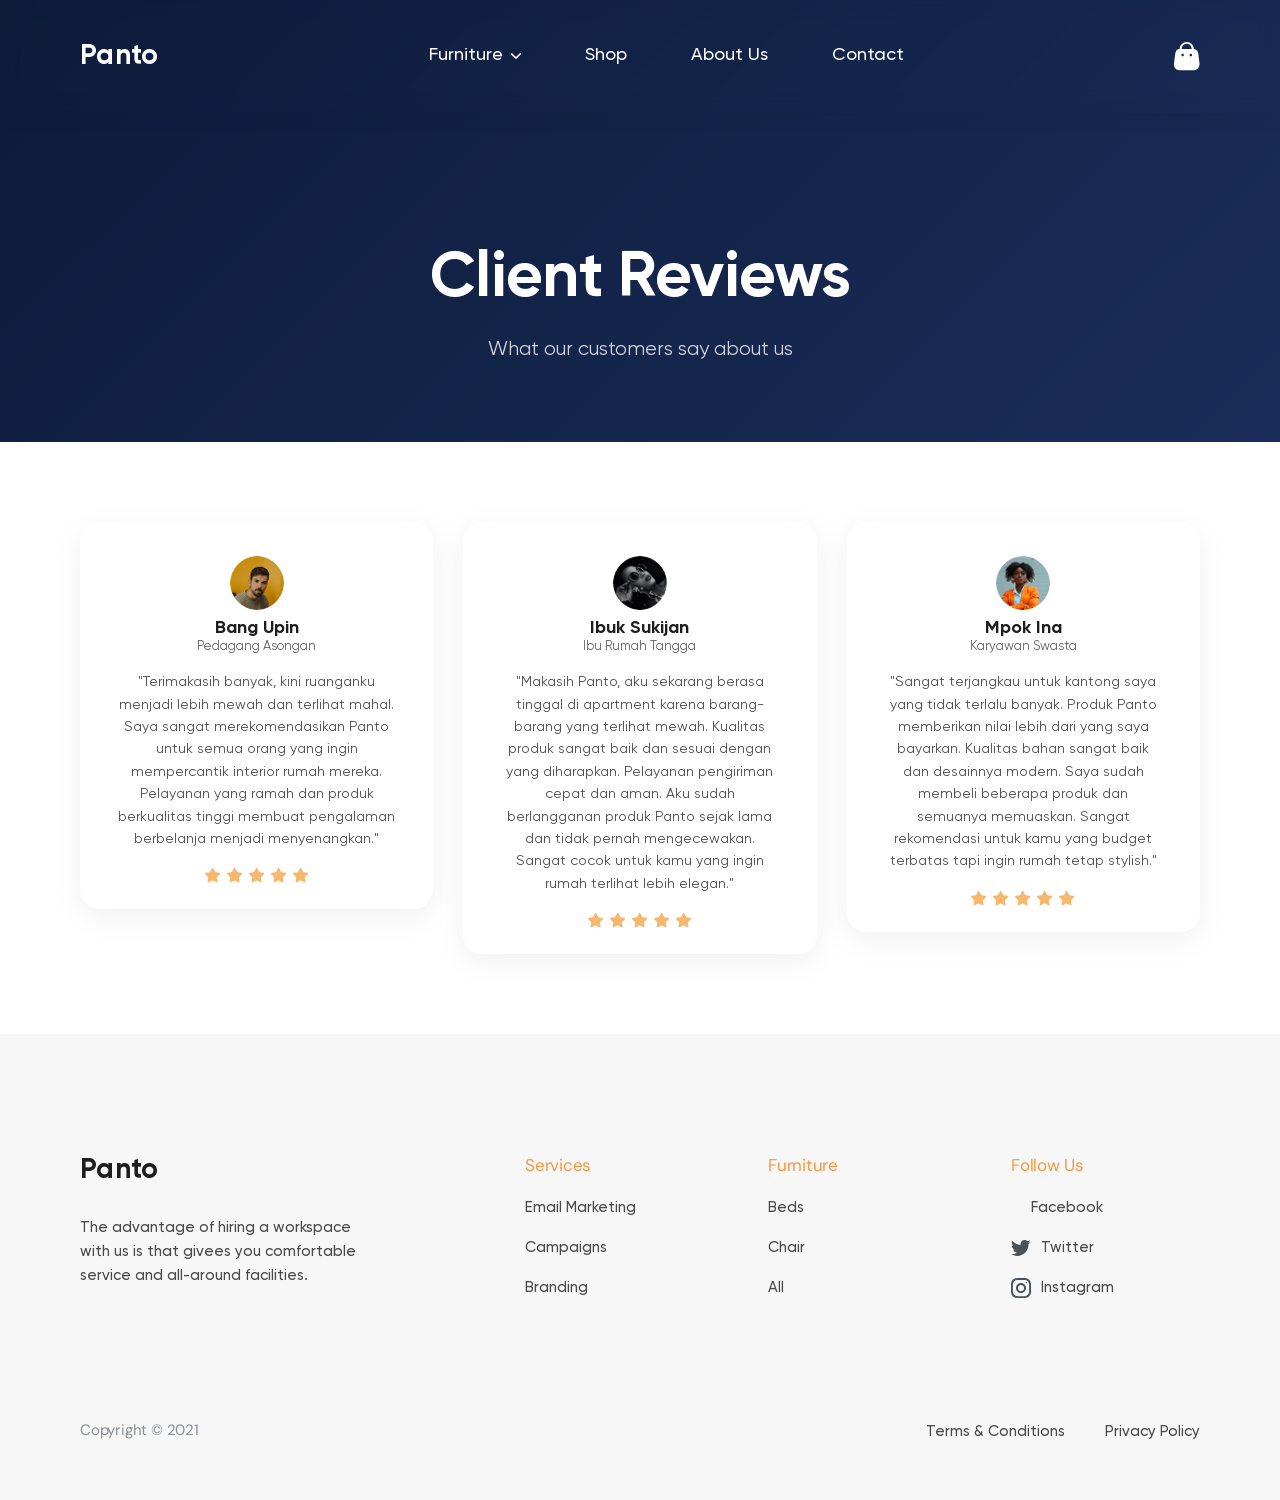
<file: reviews.html>
<!DOCTYPE html>
<html lang="en">

<head>
    <meta charset="UTF-8">
    <meta name="viewport" content="width=device-width, initial-scale=1.0">
    <link rel="stylesheet" href="css/style.css">
    <title>Reviews | Panto</title>
</head>

<body>
    <header class="header">
        <div class="container">
            <p class="logo"><a href="index.html">Panto</a></p>
            
            <nav class="nav">
                <div class="dropdown">
                    <a href="#" class="dropdown-trigger">Furniture 
                        <svg width="10" height="6" viewBox="0 0 10 6" fill="none" xmlns="http://www.w3.org/2000/svg">
                            <path d="M4.92156e-05 0.995538C-0.000313587 1.12361 0.0232357 1.25016 0.0689661 1.36588C0.114697 1.48159 0.181447 1.58354 0.264311 1.66423L4.54962 5.80498C4.67742 5.93107 4.83772 6 5.00315 6C5.16858 6 5.32888 5.93107 5.45668 5.80498L9.74199 1.51849C9.88784 1.37297 9.97957 1.16387 9.99698 0.937177C10.0144 0.710485 9.95607 0.484775 9.83484 0.3097C9.71361 0.134626 9.5394 0.0245284 9.35054 0.00362777C9.16168 -0.0172729 8.97364 0.0527352 8.82779 0.198252L4.99958 4.03037L1.17137 0.326847C1.06653 0.222014 0.938871 0.155421 0.803492 0.134949C0.668112 0.114478 0.53068 0.140983 0.407457 0.211329C0.284235 0.281675 0.180379 0.392918 0.108179 0.531895C0.0359784 0.670871 -0.00154478 0.831765 4.92156e-05 0.995538Z" fill="white"/>
                        </svg>
                    </a>
                    <ul class="dropdown-menu">
                        <li><a href="#">Chair</a></li>
                        <li><a href="#">Beds</a></li>
                        <li><a href="#">Sofa</a></li>
                        <li><a href="#">Lamp</a></li>
                    </ul>
                </div>
                <a href="shop.html">Shop</a>
                <a href="about.html">About Us</a>
                <a href="contact.html">Contact</a>
            </nav>

            <div class="header-actions">
                <a href="#" class="busket">
                    <svg width="26" height="29" viewBox="0 0 26 29" fill="none" xmlns="http://www.w3.org/2000/svg">
                        <path d="M12.757 0C16.5536 0 19.6749 2.98337 19.8333 6.76363H19.7963C19.8008 6.87351 19.7796 6.98293 19.7346 7.08333H19.9558C21.6799 7.08333 23.4853 8.27831 24.2092 11.1631L24.2878 11.5034L25.3771 20.2792C26.161 25.8765 23.0987 28.2303 18.9213 28.33L18.6412 28.3333H6.89708C2.65168 28.3333 -0.619729 26.7863 0.0995645 20.66L0.148615 20.2792L1.25041 11.5034C1.7937 8.39685 3.61761 7.17152 5.375 7.08796L5.56993 7.08333H5.68067C5.662 6.97758 5.662 6.86938 5.68067 6.76363C5.83911 2.98337 8.96041 0 12.757 0ZM8.63741 11.7998C7.94593 11.7998 7.38538 12.3768 7.38538 13.0885C7.38538 13.8002 7.94593 14.3771 8.63741 14.3771C9.32889 14.3771 9.88945 13.8002 9.88945 13.0885L9.87969 12.9268C9.80243 12.2914 9.2757 11.7998 8.63741 11.7998ZM16.8382 11.7998C16.1468 11.7998 15.5862 12.3768 15.5862 13.0885C15.5862 13.8002 16.1468 14.3771 16.8382 14.3771C17.5297 14.3771 18.0903 13.8002 18.0903 13.0885C18.0903 12.3768 17.5297 11.7998 16.8382 11.7998ZM12.7015 1.84504C9.97566 1.84504 7.76594 4.04717 7.76594 6.76363C7.78462 6.86938 7.78462 6.97758 7.76594 7.08333H17.6987C17.6593 6.98125 17.6384 6.873 17.637 6.76363C17.637 4.04717 15.4273 1.84504 12.7015 1.84504Z" fill="white"/>
                    </svg>
                </a>
                
                <button class="burger-menu" aria-label="Открыть меню">
                    <span></span>
                    <span></span>
                    <span></span>
                </button>
            </div>
        </div>
    </header>

    <main>
        <!-- HERO для страницы отзывов -->
        <section class="page-hero reviews-hero">
            <div class="container">
                <h1>Client Reviews</h1>
                <p>What our customers say about us</p>
            </div>
        </section>

        <!-- ВСЕ ОТЗЫВЫ (полные, без обрезания) -->
        <section class="reviews-page">
            <div class="container">
                <div class="reviews-grid">
                    <!-- Отзыв 1 -->
                    <div class="review-item">
                        <div class="testimonial-card full">
                            <div class="card-content">
                                <div class="testimonial-card-info__img">
                                    <img src="image/review/rev-peop-1.png" alt="Bang Upin">
                                </div>
                                <div class="testimonial-card-info-name">
                                    <h4>Bang Upin</h4>
                                    <p>Pedagang Asongan</p>
                                </div>
                                <p class="testimonial-text full-text">"Terimakasih banyak, kini ruanganku menjadi lebih mewah dan terlihat mahal. Saya sangat merekomendasikan Panto untuk semua orang yang ingin mempercantik interior rumah mereka. Pelayanan yang ramah dan produk berkualitas tinggi membuat pengalaman berbelanja menjadi menyenangkan."</p>
                                <div class="review-stars">
                                    <svg width="16" height="15" viewBox="0 0 16 15" fill="none">
                                        <path d="M12.124 9.00231C11.9267 9.19348 11.8361 9.46995 11.881 9.74108L12.5581 13.4882C12.6152 13.8058 12.4812 14.1272 12.2154 14.3108C11.9549 14.5012 11.6084 14.524 11.3243 14.3717L7.95111 12.6124C7.83382 12.5499 7.70359 12.5164 7.57031 12.5126H7.36391C7.29232 12.5233 7.22225 12.5461 7.15828 12.5812L3.78435 14.3489C3.61755 14.4326 3.42867 14.4623 3.2436 14.4326C2.79273 14.3473 2.49189 13.9178 2.56577 13.4646L3.2436 9.71747C3.28854 9.44405 3.19791 9.16606 3.00065 8.97185L0.250475 6.30619C0.0204689 6.08303 -0.0595002 5.74792 0.045602 5.44556C0.147658 5.14396 0.408128 4.92385 0.722673 4.87435L4.50787 4.32522C4.79576 4.29552 5.04862 4.12035 5.17809 3.8614L6.84602 0.441738C6.88562 0.365576 6.93665 0.295507 6.99834 0.236101L7.06688 0.182788C7.10268 0.143184 7.14381 0.110434 7.1895 0.0837779L7.27252 0.0533132L7.40199 0H7.72263C8.009 0.0297031 8.26109 0.201067 8.39285 0.45697L10.0829 3.8614C10.2047 4.11045 10.4416 4.28333 10.715 4.32522L14.5002 4.87435C14.8201 4.92005 15.0874 5.14091 15.1933 5.44556C15.293 5.75097 15.207 6.08608 14.9724 6.30619L12.124 9.00231Z" fill="#F6B76F"/>
                                    </svg>
                                    <svg width="16" height="15" viewBox="0 0 16 15" fill="none">
                                        <path d="M12.124 9.00231C11.9267 9.19348 11.8361 9.46995 11.881 9.74108L12.5581 13.4882C12.6152 13.8058 12.4812 14.1272 12.2154 14.3108C11.9549 14.5012 11.6084 14.524 11.3243 14.3717L7.95111 12.6124C7.83382 12.5499 7.70359 12.5164 7.57031 12.5126H7.36391C7.29232 12.5233 7.22225 12.5461 7.15828 12.5812L3.78435 14.3489C3.61755 14.4326 3.42867 14.4623 3.2436 14.4326C2.79273 14.3473 2.49189 13.9178 2.56577 13.4646L3.2436 9.71747C3.28854 9.44405 3.19791 9.16606 3.00065 8.97185L0.250475 6.30619C0.0204689 6.08303 -0.0595002 5.74792 0.045602 5.44556C0.147658 5.14396 0.408128 4.92385 0.722673 4.87435L4.50787 4.32522C4.79576 4.29552 5.04862 4.12035 5.17809 3.8614L6.84602 0.441738C6.88562 0.365576 6.93665 0.295507 6.99834 0.236101L7.06688 0.182788C7.10268 0.143184 7.14381 0.110434 7.1895 0.0837779L7.27252 0.0533132L7.40199 0H7.72263C8.009 0.0297031 8.26109 0.201067 8.39285 0.45697L10.0829 3.8614C10.2047 4.11045 10.4416 4.28333 10.715 4.32522L14.5002 4.87435C14.8201 4.92005 15.0874 5.14091 15.1933 5.44556C15.293 5.75097 15.207 6.08608 14.9724 6.30619L12.124 9.00231Z" fill="#F6B76F"/>
                                    </svg>
                                    <svg width="16" height="15" viewBox="0 0 16 15" fill="none">
                                        <path d="M12.124 9.00231C11.9267 9.19348 11.8361 9.46995 11.881 9.74108L12.5581 13.4882C12.6152 13.8058 12.4812 14.1272 12.2154 14.3108C11.9549 14.5012 11.6084 14.524 11.3243 14.3717L7.95111 12.6124C7.83382 12.5499 7.70359 12.5164 7.57031 12.5126H7.36391C7.29232 12.5233 7.22225 12.5461 7.15828 12.5812L3.78435 14.3489C3.61755 14.4326 3.42867 14.4623 3.2436 14.4326C2.79273 14.3473 2.49189 13.9178 2.56577 13.4646L3.2436 9.71747C3.28854 9.44405 3.19791 9.16606 3.00065 8.97185L0.250475 6.30619C0.0204689 6.08303 -0.0595002 5.74792 0.045602 5.44556C0.147658 5.14396 0.408128 4.92385 0.722673 4.87435L4.50787 4.32522C4.79576 4.29552 5.04862 4.12035 5.17809 3.8614L6.84602 0.441738C6.88562 0.365576 6.93665 0.295507 6.99834 0.236101L7.06688 0.182788C7.10268 0.143184 7.14381 0.110434 7.1895 0.0837779L7.27252 0.0533132L7.40199 0H7.72263C8.009 0.0297031 8.26109 0.201067 8.39285 0.45697L10.0829 3.8614C10.2047 4.11045 10.4416 4.28333 10.715 4.32522L14.5002 4.87435C14.8201 4.92005 15.0874 5.14091 15.1933 5.44556C15.293 5.75097 15.207 6.08608 14.9724 6.30619L12.124 9.00231Z" fill="#F6B76F"/>
                                    </svg>
                                    <svg width="16" height="15" viewBox="0 0 16 15" fill="none">
                                        <path d="M12.124 9.00231C11.9267 9.19348 11.8361 9.46995 11.881 9.74108L12.5581 13.4882C12.6152 13.8058 12.4812 14.1272 12.2154 14.3108C11.9549 14.5012 11.6084 14.524 11.3243 14.3717L7.95111 12.6124C7.83382 12.5499 7.70359 12.5164 7.57031 12.5126H7.36391C7.29232 12.5233 7.22225 12.5461 7.15828 12.5812L3.78435 14.3489C3.61755 14.4326 3.42867 14.4623 3.2436 14.4326C2.79273 14.3473 2.49189 13.9178 2.56577 13.4646L3.2436 9.71747C3.28854 9.44405 3.19791 9.16606 3.00065 8.97185L0.250475 6.30619C0.0204689 6.08303 -0.0595002 5.74792 0.045602 5.44556C0.147658 5.14396 0.408128 4.92385 0.722673 4.87435L4.50787 4.32522C4.79576 4.29552 5.04862 4.12035 5.17809 3.8614L6.84602 0.441738C6.88562 0.365576 6.93665 0.295507 6.99834 0.236101L7.06688 0.182788C7.10268 0.143184 7.14381 0.110434 7.1895 0.0837779L7.27252 0.0533132L7.40199 0H7.72263C8.009 0.0297031 8.26109 0.201067 8.39285 0.45697L10.0829 3.8614C10.2047 4.11045 10.4416 4.28333 10.715 4.32522L14.5002 4.87435C14.8201 4.92005 15.0874 5.14091 15.1933 5.44556C15.293 5.75097 15.207 6.08608 14.9724 6.30619L12.124 9.00231Z" fill="#F6B76F"/>
                                    </svg>
                                    <svg width="16" height="15" viewBox="0 0 16 15" fill="none">
                                        <path d="M12.124 9.00231C11.9267 9.19348 11.8361 9.46995 11.881 9.74108L12.5581 13.4882C12.6152 13.8058 12.4812 14.1272 12.2154 14.3108C11.9549 14.5012 11.6084 14.524 11.3243 14.3717L7.95111 12.6124C7.83382 12.5499 7.70359 12.5164 7.57031 12.5126H7.36391C7.29232 12.5233 7.22225 12.5461 7.15828 12.5812L3.78435 14.3489C3.61755 14.4326 3.42867 14.4623 3.2436 14.4326C2.79273 14.3473 2.49189 13.9178 2.56577 13.4646L3.2436 9.71747C3.28854 9.44405 3.19791 9.16606 3.00065 8.97185L0.250475 6.30619C0.0204689 6.08303 -0.0595002 5.74792 0.045602 5.44556C0.147658 5.14396 0.408128 4.92385 0.722673 4.87435L4.50787 4.32522C4.79576 4.29552 5.04862 4.12035 5.17809 3.8614L6.84602 0.441738C6.88562 0.365576 6.93665 0.295507 6.99834 0.236101L7.06688 0.182788C7.10268 0.143184 7.14381 0.110434 7.1895 0.0837779L7.27252 0.0533132L7.40199 0H7.72263C8.009 0.0297031 8.26109 0.201067 8.39285 0.45697L10.0829 3.8614C10.2047 4.11045 10.4416 4.28333 10.715 4.32522L14.5002 4.87435C14.8201 4.92005 15.0874 5.14091 15.1933 5.44556C15.293 5.75097 15.207 6.08608 14.9724 6.30619L12.124 9.00231Z" fill="#F6B76F"/>
                                    </svg>
                                </div>
                            </div>
                        </div>
                    </div>

                    <!-- Отзыв 2 -->
                    <div class="review-item">
                        <div class="testimonial-card full">
                            <div class="card-content">
                                <div class="testimonial-card-info__img">
                                    <img src="image/review/rev-peop-2.png" alt="Ibuk Sukijan">
                                </div>
                                <div class="testimonial-card-info-name">
                                    <h4>Ibuk Sukijan</h4>
                                    <p>Ibu Rumah Tangga</p>
                                </div>
                                <p class="testimonial-text full-text">"Makasih Panto, aku sekarang berasa tinggal di apartment karena barang-barang yang terlihat mewah. Kualitas produk sangat baik dan sesuai dengan yang diharapkan. Pelayanan pengiriman cepat dan aman. Aku sudah berlangganan produk Panto sejak lama dan tidak pernah mengecewakan. Sangat cocok untuk kamu yang ingin rumah terlihat lebih elegan."</p>
                                <div class="review-stars">
                                    <svg width="16" height="15" viewBox="0 0 16 15" fill="none">
                                        <path d="M12.124 9.00231C11.9267 9.19348 11.8361 9.46995 11.881 9.74108L12.5581 13.4882C12.6152 13.8058 12.4812 14.1272 12.2154 14.3108C11.9549 14.5012 11.6084 14.524 11.3243 14.3717L7.95111 12.6124C7.83382 12.5499 7.70359 12.5164 7.57031 12.5126H7.36391C7.29232 12.5233 7.22225 12.5461 7.15828 12.5812L3.78435 14.3489C3.61755 14.4326 3.42867 14.4623 3.2436 14.4326C2.79273 14.3473 2.49189 13.9178 2.56577 13.4646L3.2436 9.71747C3.28854 9.44405 3.19791 9.16606 3.00065 8.97185L0.250475 6.30619C0.0204689 6.08303 -0.0595002 5.74792 0.045602 5.44556C0.147658 5.14396 0.408128 4.92385 0.722673 4.87435L4.50787 4.32522C4.79576 4.29552 5.04862 4.12035 5.17809 3.8614L6.84602 0.441738C6.88562 0.365576 6.93665 0.295507 6.99834 0.236101L7.06688 0.182788C7.10268 0.143184 7.14381 0.110434 7.1895 0.0837779L7.27252 0.0533132L7.40199 0H7.72263C8.009 0.0297031 8.26109 0.201067 8.39285 0.45697L10.0829 3.8614C10.2047 4.11045 10.4416 4.28333 10.715 4.32522L14.5002 4.87435C14.8201 4.92005 15.0874 5.14091 15.1933 5.44556C15.293 5.75097 15.207 6.08608 14.9724 6.30619L12.124 9.00231Z" fill="#F6B76F"/>
                                    </svg>
                                    <svg width="16" height="15" viewBox="0 0 16 15" fill="none">
                                        <path d="M12.124 9.00231C11.9267 9.19348 11.8361 9.46995 11.881 9.74108L12.5581 13.4882C12.6152 13.8058 12.4812 14.1272 12.2154 14.3108C11.9549 14.5012 11.6084 14.524 11.3243 14.3717L7.95111 12.6124C7.83382 12.5499 7.70359 12.5164 7.57031 12.5126H7.36391C7.29232 12.5233 7.22225 12.5461 7.15828 12.5812L3.78435 14.3489C3.61755 14.4326 3.42867 14.4623 3.2436 14.4326C2.79273 14.3473 2.49189 13.9178 2.56577 13.4646L3.2436 9.71747C3.28854 9.44405 3.19791 9.16606 3.00065 8.97185L0.250475 6.30619C0.0204689 6.08303 -0.0595002 5.74792 0.045602 5.44556C0.147658 5.14396 0.408128 4.92385 0.722673 4.87435L4.50787 4.32522C4.79576 4.29552 5.04862 4.12035 5.17809 3.8614L6.84602 0.441738C6.88562 0.365576 6.93665 0.295507 6.99834 0.236101L7.06688 0.182788C7.10268 0.143184 7.14381 0.110434 7.1895 0.0837779L7.27252 0.0533132L7.40199 0H7.72263C8.009 0.0297031 8.26109 0.201067 8.39285 0.45697L10.0829 3.8614C10.2047 4.11045 10.4416 4.28333 10.715 4.32522L14.5002 4.87435C14.8201 4.92005 15.0874 5.14091 15.1933 5.44556C15.293 5.75097 15.207 6.08608 14.9724 6.30619L12.124 9.00231Z" fill="#F6B76F"/>
                                    </svg>
                                    <svg width="16" height="15" viewBox="0 0 16 15" fill="none">
                                        <path d="M12.124 9.00231C11.9267 9.19348 11.8361 9.46995 11.881 9.74108L12.5581 13.4882C12.6152 13.8058 12.4812 14.1272 12.2154 14.3108C11.9549 14.5012 11.6084 14.524 11.3243 14.3717L7.95111 12.6124C7.83382 12.5499 7.70359 12.5164 7.57031 12.5126H7.36391C7.29232 12.5233 7.22225 12.5461 7.15828 12.5812L3.78435 14.3489C3.61755 14.4326 3.42867 14.4623 3.2436 14.4326C2.79273 14.3473 2.49189 13.9178 2.56577 13.4646L3.2436 9.71747C3.28854 9.44405 3.19791 9.16606 3.00065 8.97185L0.250475 6.30619C0.0204689 6.08303 -0.0595002 5.74792 0.045602 5.44556C0.147658 5.14396 0.408128 4.92385 0.722673 4.87435L4.50787 4.32522C4.79576 4.29552 5.04862 4.12035 5.17809 3.8614L6.84602 0.441738C6.88562 0.365576 6.93665 0.295507 6.99834 0.236101L7.06688 0.182788C7.10268 0.143184 7.14381 0.110434 7.1895 0.0837779L7.27252 0.0533132L7.40199 0H7.72263C8.009 0.0297031 8.26109 0.201067 8.39285 0.45697L10.0829 3.8614C10.2047 4.11045 10.4416 4.28333 10.715 4.32522L14.5002 4.87435C14.8201 4.92005 15.0874 5.14091 15.1933 5.44556C15.293 5.75097 15.207 6.08608 14.9724 6.30619L12.124 9.00231Z" fill="#F6B76F"/>
                                    </svg>
                                    <svg width="16" height="15" viewBox="0 0 16 15" fill="none">
                                        <path d="M12.124 9.00231C11.9267 9.19348 11.8361 9.46995 11.881 9.74108L12.5581 13.4882C12.6152 13.8058 12.4812 14.1272 12.2154 14.3108C11.9549 14.5012 11.6084 14.524 11.3243 14.3717L7.95111 12.6124C7.83382 12.5499 7.70359 12.5164 7.57031 12.5126H7.36391C7.29232 12.5233 7.22225 12.5461 7.15828 12.5812L3.78435 14.3489C3.61755 14.4326 3.42867 14.4623 3.2436 14.4326C2.79273 14.3473 2.49189 13.9178 2.56577 13.4646L3.2436 9.71747C3.28854 9.44405 3.19791 9.16606 3.00065 8.97185L0.250475 6.30619C0.0204689 6.08303 -0.0595002 5.74792 0.045602 5.44556C0.147658 5.14396 0.408128 4.92385 0.722673 4.87435L4.50787 4.32522C4.79576 4.29552 5.04862 4.12035 5.17809 3.8614L6.84602 0.441738C6.88562 0.365576 6.93665 0.295507 6.99834 0.236101L7.06688 0.182788C7.10268 0.143184 7.14381 0.110434 7.1895 0.0837779L7.27252 0.0533132L7.40199 0H7.72263C8.009 0.0297031 8.26109 0.201067 8.39285 0.45697L10.0829 3.8614C10.2047 4.11045 10.4416 4.28333 10.715 4.32522L14.5002 4.87435C14.8201 4.92005 15.0874 5.14091 15.1933 5.44556C15.293 5.75097 15.207 6.08608 14.9724 6.30619L12.124 9.00231Z" fill="#F6B76F"/>
                                    </svg>
                                    <svg width="16" height="15" viewBox="0 0 16 15" fill="none">
                                        <path d="M12.124 9.00231C11.9267 9.19348 11.8361 9.46995 11.881 9.74108L12.5581 13.4882C12.6152 13.8058 12.4812 14.1272 12.2154 14.3108C11.9549 14.5012 11.6084 14.524 11.3243 14.3717L7.95111 12.6124C7.83382 12.5499 7.70359 12.5164 7.57031 12.5126H7.36391C7.29232 12.5233 7.22225 12.5461 7.15828 12.5812L3.78435 14.3489C3.61755 14.4326 3.42867 14.4623 3.2436 14.4326C2.79273 14.3473 2.49189 13.9178 2.56577 13.4646L3.2436 9.71747C3.28854 9.44405 3.19791 9.16606 3.00065 8.97185L0.250475 6.30619C0.0204689 6.08303 -0.0595002 5.74792 0.045602 5.44556C0.147658 5.14396 0.408128 4.92385 0.722673 4.87435L4.50787 4.32522C4.79576 4.29552 5.04862 4.12035 5.17809 3.8614L6.84602 0.441738C6.88562 0.365576 6.93665 0.295507 6.99834 0.236101L7.06688 0.182788C7.10268 0.143184 7.14381 0.110434 7.1895 0.0837779L7.27252 0.0533132L7.40199 0H7.72263C8.009 0.0297031 8.26109 0.201067 8.39285 0.45697L10.0829 3.8614C10.2047 4.11045 10.4416 4.28333 10.715 4.32522L14.5002 4.87435C14.8201 4.92005 15.0874 5.14091 15.1933 5.44556C15.293 5.75097 15.207 6.08608 14.9724 6.30619L12.124 9.00231Z" fill="#F6B76F"/>
                                    </svg>
                                </div>
                            </div>
                        </div>
                    </div>

                    <!-- Отзыв 3 -->
                    <div class="review-item">
                        <div class="testimonial-card full">
                            <div class="card-content">
                                <div class="testimonial-card-info__img">
                                    <img src="image/review/rev-peop-3.png" alt="Mpok Ina">
                                </div>
                                <div class="testimonial-card-info-name">
                                    <h4>Mpok Ina</h4>
                                    <p>Karyawan Swasta</p>
                                </div>
                                <p class="testimonial-text full-text">"Sangat terjangkau untuk kantong saya yang tidak terlalu banyak. Produk Panto memberikan nilai lebih dari yang saya bayarkan. Kualitas bahan sangat baik dan desainnya modern. Saya sudah membeli beberapa produk dan semuanya memuaskan. Sangat rekomendasi untuk kamu yang budget terbatas tapi ingin rumah tetap stylish."</p>
                                <div class="review-stars">
                                    <svg width="16" height="15" viewBox="0 0 16 15" fill="none">
                                        <path d="M12.124 9.00231C11.9267 9.19348 11.8361 9.46995 11.881 9.74108L12.5581 13.4882C12.6152 13.8058 12.4812 14.1272 12.2154 14.3108C11.9549 14.5012 11.6084 14.524 11.3243 14.3717L7.95111 12.6124C7.83382 12.5499 7.70359 12.5164 7.57031 12.5126H7.36391C7.29232 12.5233 7.22225 12.5461 7.15828 12.5812L3.78435 14.3489C3.61755 14.4326 3.42867 14.4623 3.2436 14.4326C2.79273 14.3473 2.49189 13.9178 2.56577 13.4646L3.2436 9.71747C3.28854 9.44405 3.19791 9.16606 3.00065 8.97185L0.250475 6.30619C0.0204689 6.08303 -0.0595002 5.74792 0.045602 5.44556C0.147658 5.14396 0.408128 4.92385 0.722673 4.87435L4.50787 4.32522C4.79576 4.29552 5.04862 4.12035 5.17809 3.8614L6.84602 0.441738C6.88562 0.365576 6.93665 0.295507 6.99834 0.236101L7.06688 0.182788C7.10268 0.143184 7.14381 0.110434 7.1895 0.0837779L7.27252 0.0533132L7.40199 0H7.72263C8.009 0.0297031 8.26109 0.201067 8.39285 0.45697L10.0829 3.8614C10.2047 4.11045 10.4416 4.28333 10.715 4.32522L14.5002 4.87435C14.8201 4.92005 15.0874 5.14091 15.1933 5.44556C15.293 5.75097 15.207 6.08608 14.9724 6.30619L12.124 9.00231Z" fill="#F6B76F"/>
                                    </svg>
                                    <svg width="16" height="15" viewBox="0 0 16 15" fill="none">
                                        <path d="M12.124 9.00231C11.9267 9.19348 11.8361 9.46995 11.881 9.74108L12.5581 13.4882C12.6152 13.8058 12.4812 14.1272 12.2154 14.3108C11.9549 14.5012 11.6084 14.524 11.3243 14.3717L7.95111 12.6124C7.83382 12.5499 7.70359 12.5164 7.57031 12.5126H7.36391C7.29232 12.5233 7.22225 12.5461 7.15828 12.5812L3.78435 14.3489C3.61755 14.4326 3.42867 14.4623 3.2436 14.4326C2.79273 14.3473 2.49189 13.9178 2.56577 13.4646L3.2436 9.71747C3.28854 9.44405 3.19791 9.16606 3.00065 8.97185L0.250475 6.30619C0.0204689 6.08303 -0.0595002 5.74792 0.045602 5.44556C0.147658 5.14396 0.408128 4.92385 0.722673 4.87435L4.50787 4.32522C4.79576 4.29552 5.04862 4.12035 5.17809 3.8614L6.84602 0.441738C6.88562 0.365576 6.93665 0.295507 6.99834 0.236101L7.06688 0.182788C7.10268 0.143184 7.14381 0.110434 7.1895 0.0837779L7.27252 0.0533132L7.40199 0H7.72263C8.009 0.0297031 8.26109 0.201067 8.39285 0.45697L10.0829 3.8614C10.2047 4.11045 10.4416 4.28333 10.715 4.32522L14.5002 4.87435C14.8201 4.92005 15.0874 5.14091 15.1933 5.44556C15.293 5.75097 15.207 6.08608 14.9724 6.30619L12.124 9.00231Z" fill="#F6B76F"/>
                                    </svg>
                                    <svg width="16" height="15" viewBox="0 0 16 15" fill="none">
                                        <path d="M12.124 9.00231C11.9267 9.19348 11.8361 9.46995 11.881 9.74108L12.5581 13.4882C12.6152 13.8058 12.4812 14.1272 12.2154 14.3108C11.9549 14.5012 11.6084 14.524 11.3243 14.3717L7.95111 12.6124C7.83382 12.5499 7.70359 12.5164 7.57031 12.5126H7.36391C7.29232 12.5233 7.22225 12.5461 7.15828 12.5812L3.78435 14.3489C3.61755 14.4326 3.42867 14.4623 3.2436 14.4326C2.79273 14.3473 2.49189 13.9178 2.56577 13.4646L3.2436 9.71747C3.28854 9.44405 3.19791 9.16606 3.00065 8.97185L0.250475 6.30619C0.0204689 6.08303 -0.0595002 5.74792 0.045602 5.44556C0.147658 5.14396 0.408128 4.92385 0.722673 4.87435L4.50787 4.32522C4.79576 4.29552 5.04862 4.12035 5.17809 3.8614L6.84602 0.441738C6.88562 0.365576 6.93665 0.295507 6.99834 0.236101L7.06688 0.182788C7.10268 0.143184 7.14381 0.110434 7.1895 0.0837779L7.27252 0.0533132L7.40199 0H7.72263C8.009 0.0297031 8.26109 0.201067 8.39285 0.45697L10.0829 3.8614C10.2047 4.11045 10.4416 4.28333 10.715 4.32522L14.5002 4.87435C14.8201 4.92005 15.0874 5.14091 15.1933 5.44556C15.293 5.75097 15.207 6.08608 14.9724 6.30619L12.124 9.00231Z" fill="#F6B76F"/>
                                    </svg>
                                    <svg width="16" height="15" viewBox="0 0 16 15" fill="none">
                                        <path d="M12.124 9.00231C11.9267 9.19348 11.8361 9.46995 11.881 9.74108L12.5581 13.4882C12.6152 13.8058 12.4812 14.1272 12.2154 14.3108C11.9549 14.5012 11.6084 14.524 11.3243 14.3717L7.95111 12.6124C7.83382 12.5499 7.70359 12.5164 7.57031 12.5126H7.36391C7.29232 12.5233 7.22225 12.5461 7.15828 12.5812L3.78435 14.3489C3.61755 14.4326 3.42867 14.4623 3.2436 14.4326C2.79273 14.3473 2.49189 13.9178 2.56577 13.4646L3.2436 9.71747C3.28854 9.44405 3.19791 9.16606 3.00065 8.97185L0.250475 6.30619C0.0204689 6.08303 -0.0595002 5.74792 0.045602 5.44556C0.147658 5.14396 0.408128 4.92385 0.722673 4.87435L4.50787 4.32522C4.79576 4.29552 5.04862 4.12035 5.17809 3.8614L6.84602 0.441738C6.88562 0.365576 6.93665 0.295507 6.99834 0.236101L7.06688 0.182788C7.10268 0.143184 7.14381 0.110434 7.1895 0.0837779L7.27252 0.0533132L7.40199 0H7.72263C8.009 0.0297031 8.26109 0.201067 8.39285 0.45697L10.0829 3.8614C10.2047 4.11045 10.4416 4.28333 10.715 4.32522L14.5002 4.87435C14.8201 4.92005 15.0874 5.14091 15.1933 5.44556C15.293 5.75097 15.207 6.08608 14.9724 6.30619L12.124 9.00231Z" fill="#F6B76F"/>
                                    </svg>
                                    <svg width="16" height="15" viewBox="0 0 16 15" fill="none">
                                        <path d="M12.124 9.00231C11.9267 9.19348 11.8361 9.46995 11.881 9.74108L12.5581 13.4882C12.6152 13.8058 12.4812 14.1272 12.2154 14.3108C11.9549 14.5012 11.6084 14.524 11.3243 14.3717L7.95111 12.6124C7.83382 12.5499 7.70359 12.5164 7.57031 12.5126H7.36391C7.29232 12.5233 7.22225 12.5461 7.15828 12.5812L3.78435 14.3489C3.61755 14.4326 3.42867 14.4623 3.2436 14.4326C2.79273 14.3473 2.49189 13.9178 2.56577 13.4646L3.2436 9.71747C3.28854 9.44405 3.19791 9.16606 3.00065 8.97185L0.250475 6.30619C0.0204689 6.08303 -0.0595002 5.74792 0.045602 5.44556C0.147658 5.14396 0.408128 4.92385 0.722673 4.87435L4.50787 4.32522C4.79576 4.29552 5.04862 4.12035 5.17809 3.8614L6.84602 0.441738C6.88562 0.365576 6.93665 0.295507 6.99834 0.236101L7.06688 0.182788C7.10268 0.143184 7.14381 0.110434 7.1895 0.0837779L7.27252 0.0533132L7.40199 0H7.72263C8.009 0.0297031 8.26109 0.201067 8.39285 0.45697L10.0829 3.8614C10.2047 4.11045 10.4416 4.28333 10.715 4.32522L14.5002 4.87435C14.8201 4.92005 15.0874 5.14091 15.1933 5.44556C15.293 5.75097 15.207 6.08608 14.9724 6.30619L12.124 9.00231Z" fill="#F6B76F"/>
                                    </svg>
                                </div>
                            </div>
                        </div>
                    </div>

                    <!-- Добавьте еще отзывы по аналогии -->
                </div>
            </div>
        </section>
    </main>

    <footer>
        <div class="container-footer">
            <div class="container-footer-info">
                <div class="container-footer-info-description">
                    <p class="container-footer-info-description-logo">Panto</p>
                    <p class="container-footer-info-description-desc">The advantage of hiring a workspace with us is that givees you comfortable service and all-around facilities.</p>
                </div>
                <div class="container-footer-info-desc">
                    <p>Services</p>
                    <div class="container-footer-info-desc-link">
                        <a href="#">Email Marketing</a>
                        <a href="#">Campaigns</a>
                        <a href="#">Branding</a>
                    </div>
                </div>
                <div class="container-footer-info-desc">
                    <p>Furniture</p>
                    <div class="container-footer-info-desc-link">
                        <a href="#">Beds</a>
                        <a href="#">Chair</a>
                        <a href="#">All</a>
                    </div>
                </div>
                <div class="container-footer-info-desc">
                    <p>Follow Us</p>
                    <div class="container-footer-info-desc-link">
                        <a href="#"><svg width="10" height="20" viewBox="0 0 10 20" fill="none"><path d="M8.11163 3.29509H9.92331V0.139742C9.61075 0.0967442 8.53581 0 7.28393 0C4.67183 0 2.88248 1.643 2.88248 4.66274V7.44186H0V10.9693H2.88248V19.845H6.41654V10.9701H9.18243L9.6215 7.44269H6.41571V5.01251C6.41654 3.99297 6.69106 3.29509 8.11163 3.29509Z" fill="#1E2833"/></svg> Facebook</a>
                        <a href="#"><svg width="20" height="16" viewBox="0 0 20 16" fill="none"><path d="M19.5556 1.881C18.8283 2.2 18.0534 2.41144 17.2456 2.51411C18.0767 2.01789 18.711 1.23811 19.0092 0.298222C18.2343 0.760222 17.3788 1.08656 16.467 1.26867C15.7312 0.485222 14.6826 0 13.5386 0C11.319 0 9.53211 1.80156 9.53211 4.01011C9.53211 4.32789 9.559 4.63344 9.625 4.92433C6.292 4.76178 3.34278 3.16433 1.36156 0.730889C1.01567 1.331 0.812778 2.01789 0.812778 2.75733C0.812778 4.14578 1.52778 5.37656 2.59356 6.08911C1.94944 6.07689 1.31756 5.88989 0.782222 5.59533C0.782222 5.60756 0.782222 5.62344 0.782222 5.63933C0.782222 7.58756 2.17189 9.20578 3.99422 9.57856C3.66789 9.66778 3.31222 9.71056 2.94311 9.71056C2.68644 9.71056 2.42733 9.69589 2.18411 9.64211C2.70356 11.2298 4.17756 12.397 5.93022 12.4349C4.56622 13.5019 2.83433 14.1448 0.959444 14.1448C0.630667 14.1448 0.315333 14.1301 0 14.0898C1.77589 15.235 3.88056 15.8889 6.15022 15.8889C13.5276 15.8889 17.5609 9.77778 17.5609 4.48067C17.5609 4.30344 17.5548 4.13233 17.5462 3.96244C18.3419 3.39778 19.0104 2.69256 19.5556 1.881Z" fill="#1E2833"/></svg> Twitter</a>
                        <a href="#"><svg width="20" height="20" viewBox="0 0 20 20" fill="none"><path fill-rule="evenodd" clip-rule="evenodd" d="M6.25 0H13.75C17.2013 0 20 2.79875 20 6.25V13.75C20 17.2013 17.2013 20 13.75 20H6.25C2.79875 20 0 17.2013 0 13.75V6.25C0 2.79875 2.79875 0 6.25 0ZM13.75 18.125C16.1625 18.125 18.125 16.1625 18.125 13.75V6.25C18.125 3.8375 16.1625 1.875 13.75 1.875H6.25C3.8375 1.875 1.875 3.8375 1.875 6.25V13.75C1.875 16.1625 3.8375 18.125 6.25 18.125H13.75Z" fill="#1E2833"/><path fill-rule="evenodd" clip-rule="evenodd" d="M5 10C5 7.23875 7.23875 5 10 5C12.7613 5 15 7.23875 15 10C15 12.7613 12.7613 15 10 15C7.23875 15 5 12.7613 5 10ZM6.875 10C6.875 11.7225 8.2775 13.125 10 13.125C11.7225 13.125 13.125 11.7225 13.125 10C13.125 8.27625 11.7225 6.875 10 6.875C8.2775 6.875 6.875 8.27625 6.875 10Z" fill="#1E2833"/><circle cx="15.3752" cy="4.62523" r="0.66625" fill="#1E2833"/></svg> Instagram</a>
                    </div>
                </div>
            </div>
            <div class="container-footer-link">
                <p>Copyright © 2021</p>
                <div class="container-footer-link-desc">
                    <a href="#">Terms & Conditions</a>
                    <a href="#">Privacy Policy</a>
                </div>
            </div>
        </div>
    </footer>

    <button id="scrollTopBtn" class="scroll-top">
        <svg width="27" height="27" viewBox="0 0 27 27" fill="none">
            <path d="M13.4789 21.7393L13.4789 4.52918M19.3485 10.3987C16.4935 8.84176 13.4789 4.52918 13.4789 4.52918C13.4789 4.52918 10.2707 9.40747 7.60938 10.3987" stroke="white" stroke-width="2.17391" stroke-linecap="square"/>
        </svg>
    </button>

    <script src="js/script.js"></script>
</body>

</html>
</file>
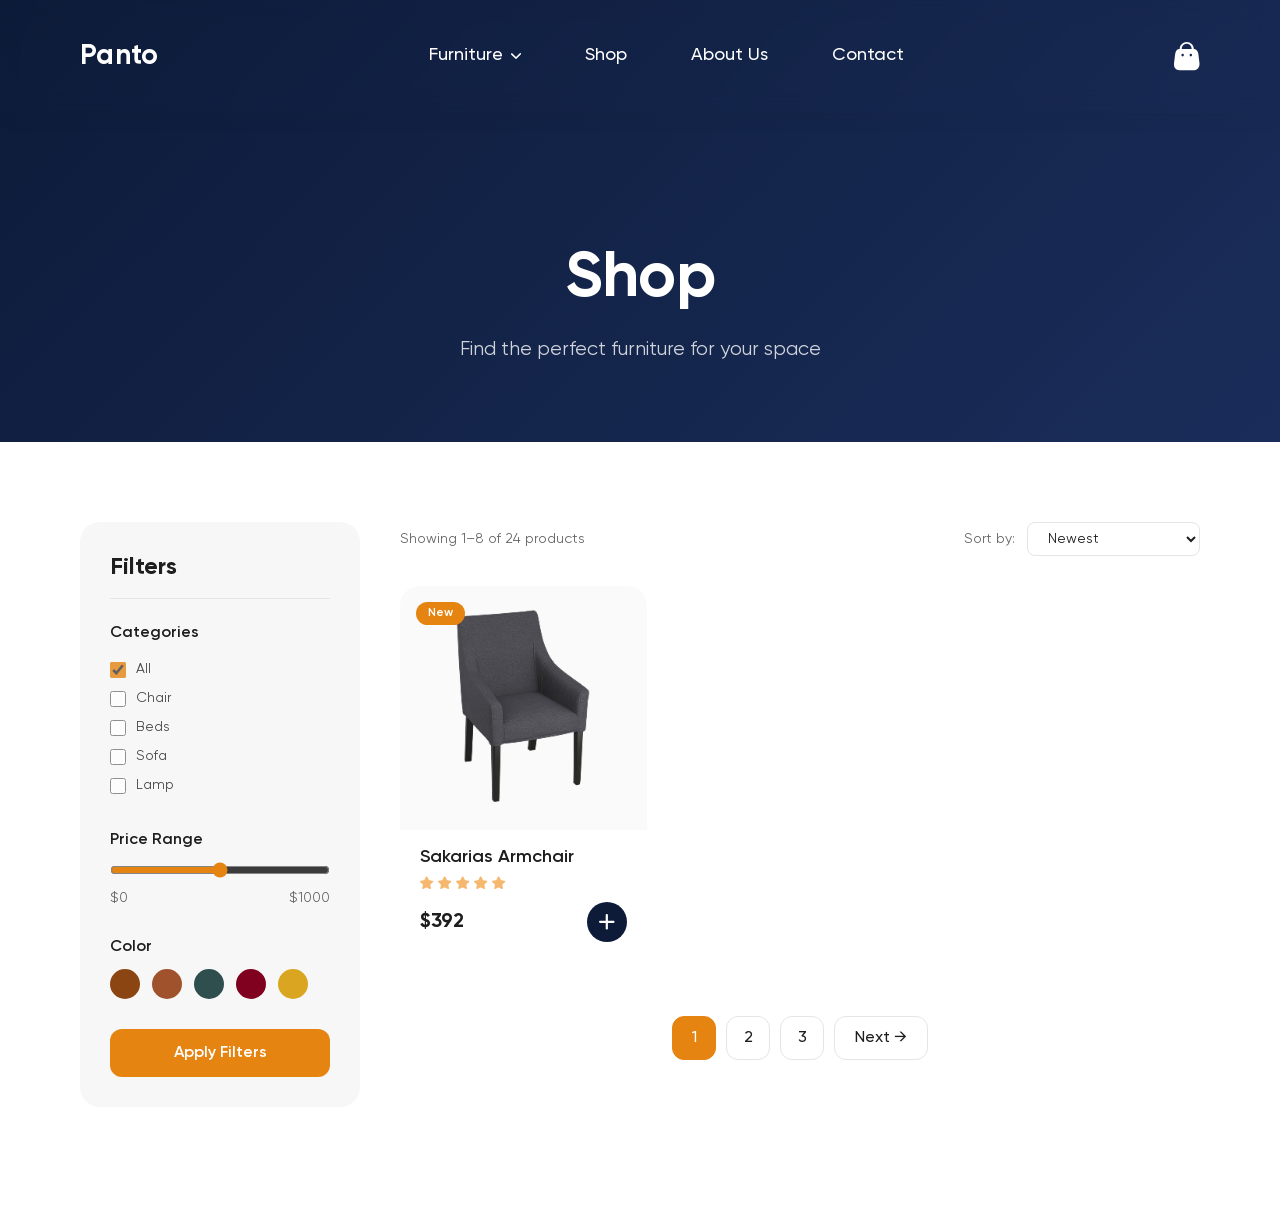
<file: shop.html>
<!DOCTYPE html>
<html lang="en">

<head>
    <meta charset="UTF-8">
    <meta name="viewport" content="width=device-width, initial-scale=1.0">
    <link rel="stylesheet" href="css/style.css">
    <title>Shop - Panto</title>
</head>

<body>
    <header class="header">
        <div class="container">
            <p class="logo"><a href="index.html">Panto</a></p>
            <nav class="nav">
                <div class="dropdown">
                    <a href="#" class="dropdown-trigger">Furniture <svg width="10" height="6" viewBox="0 0 10 6"
                            fill="none">
                            <path
                                d="M4.92156e-05 0.995538C-0.000313587 1.12361 0.0232357 1.25016 0.0689661 1.36588C0.114697 1.48159 0.181447 1.58354 0.264311 1.66423L4.54962 5.80498C4.67742 5.93107 4.83772 6 5.00315 6C5.16858 6 5.32888 5.93107 5.45668 5.80498L9.74199 1.51849C9.88784 1.37297 9.97957 1.16387 9.99698 0.937177C10.0144 0.710485 9.95607 0.484775 9.83484 0.3097C9.71361 0.134626 9.5394 0.0245284 9.35054 0.00362777C9.16168 -0.0172729 8.97364 0.0527352 8.82779 0.198252L4.99958 4.03037L1.17137 0.326847C1.06653 0.222014 0.938871 0.155421 0.803492 0.134949C0.668112 0.114478 0.53068 0.140983 0.407457 0.211329C0.284235 0.281675 0.180379 0.392918 0.108179 0.531895C0.0359784 0.670871 -0.00154478 0.831765 4.92156e-05 0.995538Z"
                                fill="white" />
                        </svg>
                    </a>
                    <ul class="dropdown-menu">
                        <li><a href="#">Chair</a></li>
                        <li><a href="#">Beds</a></li>
                        <li><a href="#">Sofa</a></li>
                        <li><a href="#">Lamp</a></li>
                    </ul>
                </div>
                <a href="shop.html" class="active">Shop</a>
                <a href="about.html">About Us</a>
                <a href="contact.html">Contact</a>
            </nav>
            <a href="#" class="busket">
                <svg width="26" height="29" viewBox="0 0 26 29" fill="none">
                    <path
                        d="M12.757 0C16.5536 0 19.6749 2.98337 19.8333 6.76363H19.7963C19.8008 6.87351 19.7796 6.98293 19.7346 7.08333H19.9558C21.6799 7.08333 23.4853 8.27831 24.2092 11.1631L24.2878 11.5034L25.3771 20.2792C26.161 25.8765 23.0987 28.2303 18.9213 28.33L18.6412 28.3333H6.89708C2.65168 28.3333 -0.619729 26.7863 0.0995645 20.66L0.148615 20.2792L1.25041 11.5034C1.7937 8.39685 3.61761 7.17152 5.375 7.08796L5.56993 7.08333H5.68067C5.662 6.97758 5.662 6.86938 5.68067 6.76363C5.83911 2.98337 8.96041 0 12.757 0ZM8.63741 11.7998C7.94593 11.7998 7.38538 12.3768 7.38538 13.0885C7.38538 13.8002 7.94593 14.3771 8.63741 14.3771C9.32889 14.3771 9.88945 13.8002 9.88945 13.0885L9.87969 12.9268C9.80243 12.2914 9.2757 11.7998 8.63741 11.7998ZM16.8382 11.7998C16.1468 11.7998 15.5862 12.3768 15.5862 13.0885C15.5862 13.8002 16.1468 14.3771 16.8382 14.3771C17.5297 14.3771 18.0903 13.8002 18.0903 13.0885C18.0903 12.3768 17.5297 11.7998 16.8382 11.7998ZM12.7015 1.84504C9.97566 1.84504 7.76594 4.04717 7.76594 6.76363C7.78462 6.86938 7.78462 6.97758 7.76594 7.08333H17.6987C17.6593 6.98125 17.6384 6.873 17.637 6.76363C17.637 4.04717 15.4273 1.84504 12.7015 1.84504Z"
                        fill="white" />
                </svg>
            </a>
        </div>
    </header>

    <main>
        <!-- Hero Shop -->
        <section class="page-hero shop-hero">
            <div class="container">
                <h1>Shop</h1>
                <p>Find the perfect furniture for your space</p>
            </div>
        </section>

        <!-- Shop Content -->
        <section class="shop-section">
            <div class="container">
                <div class="shop-layout">
                    <!-- Filters Sidebar -->
                    <aside class="shop-filters">
                        <h3>Filters</h3>

                        <div class="filter-group">
                            <h4>Categories</h4>
                            <label><input type="checkbox" checked> All</label>
                            <label><input type="checkbox"> Chair</label>
                            <label><input type="checkbox"> Beds</label>
                            <label><input type="checkbox"> Sofa</label>
                            <label><input type="checkbox"> Lamp</label>
                        </div>

                        <div class="filter-group">
                            <h4>Price Range</h4>
                            <div class="price-range">
                                <input type="range" min="0" max="1000" value="500">
                                <div class="price-values">
                                    <span>$0</span>
                                    <span>$1000</span>
                                </div>
                            </div>
                        </div>

                        <div class="filter-group">
                            <h4>Color</h4>
                            <div class="color-options">
                                <span class="color-dot" style="background: #8B4513;"></span>
                                <span class="color-dot" style="background: #A0522D;"></span>
                                <span class="color-dot" style="background: #2F4F4F;"></span>
                                <span class="color-dot" style="background: #800020;"></span>
                                <span class="color-dot" style="background: #DAA520;"></span>
                            </div>
                        </div>

                        <button class="btn-filter">Apply Filters</button>
                    </aside>

                    <!-- Products Grid -->
                    <div class="shop-products">
                        <div class="shop-header">
                            <p class="shop-count">Showing 1–8 of 24 products</p>
                            <div class="shop-sort">
                                <label for="sort">Sort by:</label>
                                <select id="sort">
                                    <option>Newest</option>
                                    <option>Price: Low to High</option>
                                    <option>Price: High to Low</option>
                                    <option>Popular</option>
                                </select>
                            </div>
                        </div>

                        <div class="products-grid">
                            <!-- Product Card 1 -->
                            <div class="product-card">
                                <div class="product-image">
                                    <img src="image/chair/1.png" alt="Sakarias Armchair">
                                    <span class="product-badge">New</span>
                                </div>
                                <div class="product-info">
                                    <h4>Sakarias Armchair</h4>
                                    <div class="product-stars">
                                        <svg width="16" height="15" viewBox="0 0 16 15" fill="none">
                                            <path
                                                d="M12.124 9.00231C11.9267 9.19348 11.8361 9.46995 11.881 9.74108L12.5581 13.4882C12.6152 13.8058 12.4812 14.1272 12.2154 14.3108C11.9549 14.5012 11.6084 14.524 11.3243 14.3717L7.95111 12.6124C7.83382 12.5499 7.70359 12.5164 7.57031 12.5126H7.36391C7.29232 12.5233 7.22225 12.5461 7.15828 12.5812L3.78435 14.3489C3.61755 14.4326 3.42867 14.4623 3.2436 14.4326C2.79273 14.3473 2.49189 13.9178 2.56577 13.4646L3.2436 9.71747C3.28854 9.44405 3.19791 9.16606 3.00065 8.97185L0.250475 6.30619C0.0204689 6.08303 -0.0595002 5.74792 0.045602 5.44556C0.147658 5.14396 0.408128 4.92385 0.722673 4.87435L4.50787 4.32522C4.79576 4.29552 5.04862 4.12035 5.17809 3.8614L6.84602 0.441738C6.88562 0.365576 6.93665 0.295507 6.99834 0.236101L7.06688 0.182788C7.10268 0.143184 7.14381 0.110434 7.1895 0.0837779L7.27252 0.0533132L7.40199 0H7.72263C8.009 0.0297031 8.26109 0.201067 8.39285 0.45697L10.0829 3.8614C10.2047 4.11045 10.4416 4.28333 10.715 4.32522L14.5002 4.87435C14.8201 4.92005 15.0874 5.14091 15.1933 5.44556C15.293 5.75097 15.207 6.08608 14.9724 6.30619L12.124 9.00231Z"
                                                fill="#F6B76F" />
                                        </svg>
                                        <svg width="16" height="15" viewBox="0 0 16 15" fill="none">
                                            <path
                                                d="M12.124 9.00231C11.9267 9.19348 11.8361 9.46995 11.881 9.74108L12.5581 13.4882C12.6152 13.8058 12.4812 14.1272 12.2154 14.3108C11.9549 14.5012 11.6084 14.524 11.3243 14.3717L7.95111 12.6124C7.83382 12.5499 7.70359 12.5164 7.57031 12.5126H7.36391C7.29232 12.5233 7.22225 12.5461 7.15828 12.5812L3.78435 14.3489C3.61755 14.4326 3.42867 14.4623 3.2436 14.4326C2.79273 14.3473 2.49189 13.9178 2.56577 13.4646L3.2436 9.71747C3.28854 9.44405 3.19791 9.16606 3.00065 8.97185L0.250475 6.30619C0.0204689 6.08303 -0.0595002 5.74792 0.045602 5.44556C0.147658 5.14396 0.408128 4.92385 0.722673 4.87435L4.50787 4.32522C4.79576 4.29552 5.04862 4.12035 5.17809 3.8614L6.84602 0.441738C6.88562 0.365576 6.93665 0.295507 6.99834 0.236101L7.06688 0.182788C7.10268 0.143184 7.14381 0.110434 7.1895 0.0837779L7.27252 0.0533132L7.40199 0H7.72263C8.009 0.0297031 8.26109 0.201067 8.39285 0.45697L10.0829 3.8614C10.2047 4.11045 10.4416 4.28333 10.715 4.32522L14.5002 4.87435C14.8201 4.92005 15.0874 5.14091 15.1933 5.44556C15.293 5.75097 15.207 6.08608 14.9724 6.30619L12.124 9.00231Z"
                                                fill="#F6B76F" />
                                        </svg>
                                        <svg width="16" height="15" viewBox="0 0 16 15" fill="none">
                                            <path
                                                d="M12.124 9.00231C11.9267 9.19348 11.8361 9.46995 11.881 9.74108L12.5581 13.4882C12.6152 13.8058 12.4812 14.1272 12.2154 14.3108C11.9549 14.5012 11.6084 14.524 11.3243 14.3717L7.95111 12.6124C7.83382 12.5499 7.70359 12.5164 7.57031 12.5126H7.36391C7.29232 12.5233 7.22225 12.5461 7.15828 12.5812L3.78435 14.3489C3.61755 14.4326 3.42867 14.4623 3.2436 14.4326C2.79273 14.3473 2.49189 13.9178 2.56577 13.4646L3.2436 9.71747C3.28854 9.44405 3.19791 9.16606 3.00065 8.97185L0.250475 6.30619C0.0204689 6.08303 -0.0595002 5.74792 0.045602 5.44556C0.147658 5.14396 0.408128 4.92385 0.722673 4.87435L4.50787 4.32522C4.79576 4.29552 5.04862 4.12035 5.17809 3.8614L6.84602 0.441738C6.88562 0.365576 6.93665 0.295507 6.99834 0.236101L7.06688 0.182788C7.10268 0.143184 7.14381 0.110434 7.1895 0.0837779L7.27252 0.0533132L7.40199 0H7.72263C8.009 0.0297031 8.26109 0.201067 8.39285 0.45697L10.0829 3.8614C10.2047 4.11045 10.4416 4.28333 10.715 4.32522L14.5002 4.87435C14.8201 4.92005 15.0874 5.14091 15.1933 5.44556C15.293 5.75097 15.207 6.08608 14.9724 6.30619L12.124 9.00231Z"
                                                fill="#F6B76F" />
                                        </svg>
                                        <svg width="16" height="15" viewBox="0 0 16 15" fill="none">
                                            <path
                                                d="M12.124 9.00231C11.9267 9.19348 11.8361 9.46995 11.881 9.74108L12.5581 13.4882C12.6152 13.8058 12.4812 14.1272 12.2154 14.3108C11.9549 14.5012 11.6084 14.524 11.3243 14.3717L7.95111 12.6124C7.83382 12.5499 7.70359 12.5164 7.57031 12.5126H7.36391C7.29232 12.5233 7.22225 12.5461 7.15828 12.5812L3.78435 14.3489C3.61755 14.4326 3.42867 14.4623 3.2436 14.4326C2.79273 14.3473 2.49189 13.9178 2.56577 13.4646L3.2436 9.71747C3.28854 9.44405 3.19791 9.16606 3.00065 8.97185L0.250475 6.30619C0.0204689 6.08303 -0.0595002 5.74792 0.045602 5.44556C0.147658 5.14396 0.408128 4.92385 0.722673 4.87435L4.50787 4.32522C4.79576 4.29552 5.04862 4.12035 5.17809 3.8614L6.84602 0.441738C6.88562 0.365576 6.93665 0.295507 6.99834 0.236101L7.06688 0.182788C7.10268 0.143184 7.14381 0.110434 7.1895 0.0837779L7.27252 0.0533132L7.40199 0H7.72263C8.009 0.0297031 8.26109 0.201067 8.39285 0.45697L10.0829 3.8614C10.2047 4.11045 10.4416 4.28333 10.715 4.32522L14.5002 4.87435C14.8201 4.92005 15.0874 5.14091 15.1933 5.44556C15.293 5.75097 15.207 6.08608 14.9724 6.30619L12.124 9.00231Z"
                                                fill="#F6B76F" />
                                        </svg>
                                        <svg width="16" height="15" viewBox="0 0 16 15" fill="none">
                                            <path
                                                d="M12.124 9.00231C11.9267 9.19348 11.8361 9.46995 11.881 9.74108L12.5581 13.4882C12.6152 13.8058 12.4812 14.1272 12.2154 14.3108C11.9549 14.5012 11.6084 14.524 11.3243 14.3717L7.95111 12.6124C7.83382 12.5499 7.70359 12.5164 7.57031 12.5126H7.36391C7.29232 12.5233 7.22225 12.5461 7.15828 12.5812L3.78435 14.3489C3.61755 14.4326 3.42867 14.4623 3.2436 14.4326C2.79273 14.3473 2.49189 13.9178 2.56577 13.4646L3.2436 9.71747C3.28854 9.44405 3.19791 9.16606 3.00065 8.97185L0.250475 6.30619C0.0204689 6.08303 -0.0595002 5.74792 0.045602 5.44556C0.147658 5.14396 0.408128 4.92385 0.722673 4.87435L4.50787 4.32522C4.79576 4.29552 5.04862 4.12035 5.17809 3.8614L6.84602 0.441738C6.88562 0.365576 6.93665 0.295507 6.99834 0.236101L7.06688 0.182788C7.10268 0.143184 7.14381 0.110434 7.1895 0.0837779L7.27252 0.0533132L7.40199 0H7.72263C8.009 0.0297031 8.26109 0.201067 8.39285 0.45697L10.0829 3.8614C10.2047 4.11045 10.4416 4.28333 10.715 4.32522L14.5002 4.87435C14.8201 4.92005 15.0874 5.14091 15.1933 5.44556C15.293 5.75097 15.207 6.08608 14.9724 6.30619L12.124 9.00231Z"
                                                fill="#F6B76F" />
                                        </svg>
                                    </div>
                                    <div class="product-price">
                                        <span class="price">$392</span>
                                        <button class="plus-btn">
                                            <svg width="20" height="20" viewBox="0 0 20 20" fill="none">
                                                <path
                                                    d="M19.4972 9.74861C19.4972 8.97946 18.8737 8.35595 18.1046 8.35595H11.1413V1.39266C11.1413 0.623514 10.5178 0 9.74861 0C8.97946 0 8.35595 0.623514 8.35595 1.39266V8.35595H1.39266C0.623514 8.35595 0 8.97946 0 9.74861C0 10.5178 0.623514 11.1413 1.39266 11.1413H8.35595V18.1046C8.35595 18.8737 8.97946 19.4972 9.74861 19.4972C10.5178 19.4972 11.1413 18.8737 11.1413 18.1046V11.1413H18.1046C18.8737 11.1413 19.4972 10.5178 19.4972 9.74861Z"
                                                    fill="white" />
                                            </svg>
                                        </button>
                                    </div>
                                </div>
                            </div>

                            <!-- ПОВТОРИ ДЛЯ ДРУГИХ ТОВАРОВ -->
                        </div>

                        <!-- Pagination -->
                        <div class="shop-pagination">
                            <button class="page-btn active">1</button>
                            <button class="page-btn">2</button>
                            <button class="page-btn">3</button>
                            <button class="page-btn next">Next →</button>
                        </div>
                    </div>
                </div>
            </div>
        </section>
    </main>

    <footer>
        <!-- Footer такой же как на главной -->
    </footer>

    <button id="scrollTopBtn" class="scroll-top">
        <svg width="27" height="27" viewBox="0 0 27 27" fill="none">
            <path
                d="M13.4789 21.7393L13.4789 4.52918M19.3485 10.3987C16.4935 8.84176 13.4789 4.52918 13.4789 4.52918C13.4789 4.52918 10.2707 9.40747 7.60938 10.3987"
                stroke="white" stroke-width="2.17391" stroke-linecap="square" />
        </svg>
    </button>

    <script src="js/script.js"></script>
</body>

</html>
</file>
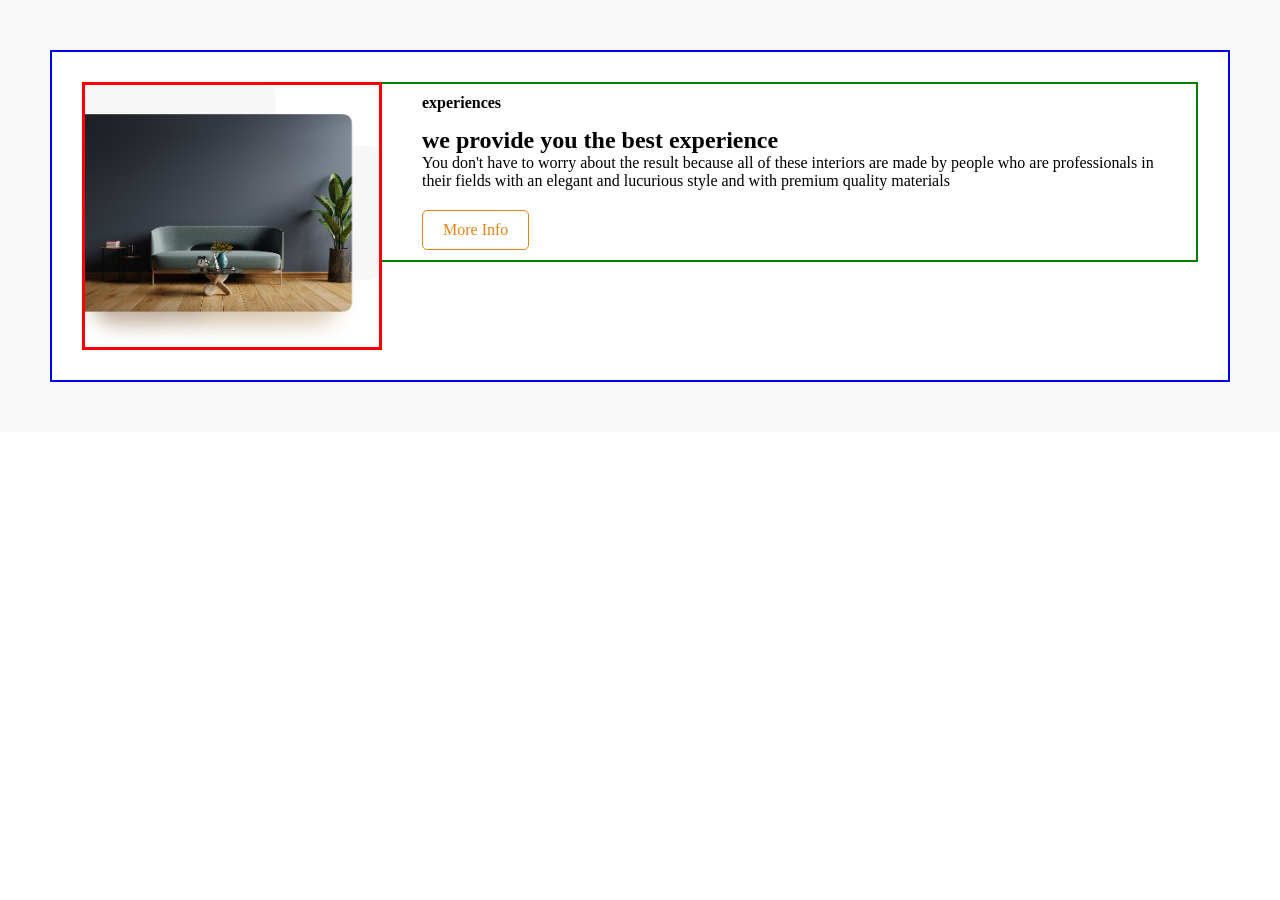
<file: test.html>
<!DOCTYPE html>
<html>
<head>
<style>
* {
    margin: 0;
    padding: 0;
    box-sizing: border-box;
}

.provide {
    padding: 50px;
    background: #f9f9f9;
}

.provide-desc {
    max-width: 1200px;
    margin: 0 auto;
    background: white;
    padding: 30px;
    overflow: hidden; /* Очистка float */
    border: 2px solid blue;
}

.provide-img {
    float: left;
    width: 300px;
    margin-right: 40px;
    border: 3px solid red;
}

.provide-img img {
    width: 100%;
    display: block;
}

.provide-info {
    border: 2px solid green;
    padding: 10px;
    /* ВАЖНО: НЕТ overflow: hidden! */
}

.provide-info p {
    margin-bottom: 15px;
}

.visible-text {
    margin-bottom: 20px;
}

/* СКРЫТЫЙ ТЕКСТ */
.card-text-full {
    max-height: 0;
    overflow: hidden; /* Нужен для скрытия */
    opacity: 0;
    transition: all 0.5s ease;
    margin: 0;
}

.card-text-full.open {
    max-height: 500px;
    opacity: 1;
    margin: 20px 0;
    overflow: visible; /* КЛЮЧЕВОЕ! Чтобы текст обтекал */
}

.read-more-btn {
    display: inline-block;
    color: #E58411;
    text-decoration: none;
    cursor: pointer;
    padding: 10px 20px;
    border: 1px solid #E58411;
    border-radius: 5px;
    transition: all 0.3s ease;
}

.read-more-btn:hover {
    background: #E58411;
    color: white;
}
</style>
</head>
<body>

<section class="provide">
    <div class="provide-desc">
        <div class="provide-img">
            <img src="image/provide.png" alt="image">
        </div>
        <div class="provide-info">
            <p><strong>experiences</strong></p>
            <h2>we provide you the best experience</h2>
            
            <div class="visible-text">
                <p>You don't have to worry about the result because all of these interiors are made by people who are professionals in their fields with an elegant and lucurious style and with premium quality materials</p>
            </div>

            <div class="card-text-full">
                <p>Our team of experienced designers and craftsmen work tirelessly to create interiors that blend functionality with aesthetic excellence. Every piece is carefully selected to ensure durability, comfort, and timeless elegance. We take pride in delivering spaces that inspire creativity and productivity, all while maintaining the highest standards of quality and craftsmanship.</p>
                <p>This is additional text to show how text wraps around the image. Lorem ipsum dolor sit amet, consectetur adipiscing elit. Sed do eiusmod tempor incididunt ut labore et dolore magna aliqua.</p>
            </div>

            <a href="#" class="read-more-btn" onclick="toggleText(event)">More Info</a>
        </div>
    </div>
</section>

<script>
function toggleText(e) {
    e.preventDefault();
    const card = document.querySelector('.card-text-full');
    const btn = document.querySelector('.read-more-btn');
    card.classList.toggle('open');
    btn.textContent = card.classList.contains('open') ? 'Less Info' : 'More Info';
}
</script>

</body>
</html>
</file>
<file: css/style.css>
@font-face {
  font-family: "Gilroy-Bold";
  src: url("../fonts/gilroy/Gilroy-Bold.ttf") format("truetype");
  font-weight: 700;
  font-style: normal;
}
@font-face {
  font-family: "Gilroy-Semibold";
  src: url("../fonts/gilroy/Gilroy-Semibold.ttf") format("truetype");
  font-weight: 600;
  font-style: normal;
}
@font-face {
  font-family: "Gilroy-Medium";
  src: url("../fonts/gilroy/Gilroy-Medium.ttf") format("truetype");
  font-weight: 500;
  font-style: normal;
}
@font-face {
  font-family: "Gilroy-Regular";
  src: url("../fonts/gilroy/Gilroy-Regular.ttf") format("truetype");
  font-weight: 400;
  font-style: normal;
}
@font-face {
  font-family: "Inter-Bold";
  src: url("../fonts/Inter/Inter-Bold.ttf") format("truetype");
  font-weight: 700;
  font-style: normal;
}
@font-face {
  font-family: "Inter-Semibold";
  src: url("../fonts/Inter/Inter-Semibold.ttf") format("truetype");
  font-weight: 600;
  font-style: normal;
}
@font-face {
  font-family: "Inter-Medium";
  src: url("../fonts/Inter/Inter-Medium.ttf") format("truetype");
  font-weight: 500;
  font-style: normal;
}
@font-face {
  font-family: "Inter-Regular";
  src: url("../fonts/Inter/Inter-Regular.ttf") format("truetype");
  font-weight: 400;
  font-style: normal;
}
@font-face {
  font-family: "DM-Sans-Regular";
  src: url("../fonts/DM-sans/DMSans-Regular.ttf") format("truetype");
  font-weight: 400;
  font-style: normal;
}
*, body {
  margin: 0;
  padding: 0;
}

* {
  box-sizing: border-box;
}

p {
  margin: 0;
  padding: 0;
}

.container {
  max-width: 1440px;
  margin: 0 auto;
  padding: 0 80px;
  box-sizing: border-box;
}

.header {
  position: fixed;
  top: 0;
  left: 0;
  width: 100%;
  background: transparent;
  padding: 40px 0;
  z-index: 1000;
  backdrop-filter: blur(10px);
  box-shadow: 0 4px 20px rgba(0, 0, 0, 0.05);
  transition: background 0.3s ease, backdrop-filter 0.3s ease;
}
.header .container {
  display: flex;
  justify-content: space-between;
  align-items: center;
}
.header.scrolled .logo a {
  color: #1E1E1E;
  text-decoration: none;
  transition: 0.5s;
}
.header.scrolled .logo a:hover {
  color: #E58411;
}
.header.scrolled .nav a {
  color: #1E1E1E;
}
.header.scrolled .nav a svg path {
  fill: #1E1E1E;
}
.header.scrolled .nav a::after {
  background: #E58411;
}
.header.scrolled .nav a:hover {
  color: #E58411;
}
.header.scrolled .dropdown-trigger {
  color: #1E1E1E;
}
.header.scrolled .dropdown-trigger svg path {
  fill: #1E1E1E;
}
.header.scrolled .dropdown:hover .dropdown-trigger svg path {
  fill: #E58411;
}
.header.scrolled .dropdown-menu li a {
  border-bottom: none;
}
.header.scrolled .dropdown-menu li a::after {
  content: none;
  height: 0;
}
.header.scrolled .busket svg path {
  fill: #1E1E1E;
  transition: fill 0.3s ease;
}
.header.scrolled .busket:hover svg path {
  fill: #E58411;
}
.header.scrolled .burger-menu span {
  background: #1E1E1E;
}
.header.scrolled .burger-menu.active span {
  background: #1E1E1E;
}

.logo a {
  font-family: "Gilroy-Bold", sans-serif;
  font-size: 28px;
  line-height: 33px;
  letter-spacing: 0.01em;
  text-transform: capitalize;
  color: #FFFFFF;
  text-decoration: none;
  transition: color 0.3s ease;
}
.logo a:hover {
  color: #E58411;
}

.nav {
  display: flex;
  gap: 64px;
}
.nav a {
  position: relative;
  font-family: "Gilroy-Medium", sans-serif;
  font-size: 18px;
  line-height: 21px;
  color: #FFFFFF;
  text-decoration: none;
  padding-bottom: 2px;
  transition: color 0.3s ease;
}
.nav a:hover {
  color: #E58411;
}
.nav a svg path {
  transition: fill 0.3s ease;
}
.nav a::after {
  content: "";
  position: absolute;
  bottom: 0;
  left: 50%;
  width: 100%;
  height: 1px;
  background: #E58411;
  transform: translateX(-50%) scaleX(0);
  transition: transform 0.3s ease, background 0.3s ease;
}
.nav a:hover::after {
  transform: translateX(-50%) scaleX(1);
}

.dropdown {
  position: relative;
  display: inline-block;
}
.dropdown:hover .dropdown-trigger, .dropdown:active .dropdown-trigger {
  color: #E58411 !important;
}
.dropdown:hover .dropdown-trigger svg path, .dropdown:active .dropdown-trigger svg path {
  fill: #E58411;
}

.dropdown-trigger {
  display: flex;
  align-items: center;
  gap: 8px;
  font-family: "Gilroy-Medium", sans-serif;
  font-size: 18px;
  line-height: 21px;
  color: #FFFFFF;
  text-decoration: none;
  cursor: pointer;
  transition: color 0.3s ease;
}
.dropdown-trigger svg {
  transition: transform 0.5s;
}
.dropdown-trigger svg path {
  transition: fill 0.3s ease;
}

.dropdown:hover .dropdown-trigger svg {
  transform: rotate(180deg);
}
.dropdown:hover .dropdown-trigger svg path {
  fill: #E58411;
}

.dropdown-menu {
  position: absolute;
  top: 100%;
  left: 0;
  min-width: 180px;
  margin-top: 10px;
  padding: 10px 0;
  list-style: none;
  background: white;
  border-radius: 12px;
  box-shadow: 0 10px 30px rgba(0, 0, 0, 0.1);
  opacity: 0;
  visibility: hidden;
  transform: translateY(-10px);
  z-index: 100;
  transition: opacity 0.5s ease, visibility 0.5s ease, transform 0.5s ease;
}

.dropdown:hover .dropdown-menu {
  opacity: 1;
  visibility: visible;
  transform: translateY(0);
}

.dropdown-menu li a {
  display: block;
  padding: 8px 20px;
  color: #333;
  text-decoration: none;
  transition: background 0.2s ease;
}
.dropdown-menu li a::after {
  background: none;
}
.dropdown-menu li a:hover {
  background: #f5f5f5;
}

.header-actions {
  display: flex;
  align-items: center;
  gap: 20px;
}

.burger-menu {
  display: none;
  flex-direction: column;
  justify-content: space-between;
  width: 28px;
  height: 20px;
  background: none;
  border: none;
  cursor: pointer;
  padding: 0;
  z-index: 1001;
}
.burger-menu span {
  display: block;
  width: 100%;
  height: 2px;
  background: #FFFFFF;
  border-radius: 2px;
  transition: all 0.3s ease;
  transform-origin: center;
}
.burger-menu.active span:nth-child(1) {
  transform: translateY(9px) rotate(45deg);
}
.burger-menu.active span:nth-child(2) {
  opacity: 0;
  transform: scaleX(0);
}
.burger-menu.active span:nth-child(3) {
  transform: translateY(-9px) rotate(-45deg);
}

.busket {
  display: flex;
  align-items: center;
}
.busket svg path {
  transition: 0.5s;
}
.busket:hover svg path {
  fill: #E58411;
}

.nav-overlay {
  position: fixed;
  top: 0;
  left: 0;
  width: 100%;
  height: 100%;
  background: rgba(0, 0, 0, 0.5);
  z-index: 999;
  opacity: 0;
  visibility: hidden;
  transition: all 0.3s ease;
}
.nav-overlay.active {
  opacity: 1;
  visibility: visible;
}

.panto {
  position: relative;
  height: 984px;
  padding-top: 100px;
  background-image: url(../image/background.png);
  background-repeat: no-repeat;
  background-position: bottom;
  background-size: cover;
}
.panto .container {
  display: flex;
  flex-direction: column;
  align-items: center;
}

h1 {
  margin: 0 0 14px;
  padding: 58px 0 0;
  font-family: "Gilroy-Bold", sans-serif;
  font-size: 80px;
  line-height: 130%;
  text-align: center;
  letter-spacing: -0.01em;
  color: #FFFFFF;
}

.panto_desc {
  margin-bottom: 45px;
}
.panto_desc p {
  font-family: "Gilroy-Regular", sans-serif;
  font-size: 24px;
  line-height: 160%;
  text-align: center;
  color: #FFFFFF;
  opacity: 0.8;
}

.panto-hotspots {
  position: absolute;
  top: 0;
  left: 0;
  width: 100%;
  height: 100%;
  pointer-events: none;
}
.panto-hotspots .hotspot {
  position: absolute;
  width: 32px;
  height: 32px;
  pointer-events: auto;
  cursor: pointer;
  z-index: 10;
}
.panto-hotspots .hotspot:nth-child(1) {
  top: 60%;
  left: 20%;
}
.panto-hotspots .hotspot:nth-child(2) {
  top: 66%;
  left: 7%;
}
.panto-hotspots .hotspot:nth-child(3) {
  top: 69%;
  left: 55%;
}
.panto-hotspots .hotspot:nth-child(4) {
  top: 73%;
  left: 95%;
}
.panto-hotspots .hotspot {
  background: rgba(255, 255, 255, 0.15);
  backdrop-filter: blur(4px);
  -webkit-backdrop-filter: blur(4px);
  border: 1px solid rgba(255, 255, 255, 0.4);
  border-radius: 50%;
  display: flex;
  justify-content: center;
  align-items: center;
  box-shadow: 0 0 20px rgba(255, 255, 255, 0.1);
  transition: all 0.3s ease;
}
.panto-hotspots .hotspot:hover {
  width: 56px;
  height: 56px;
  transform: translate(-12px, -12px);
  background: rgba(255, 255, 255, 0.25);
}
.panto-hotspots .hotspot .hotspot-dot {
  position: relative;
  top: auto;
  left: auto;
  width: 12px;
  height: 12px;
  border-radius: 50%;
  background: #fff;
  transition: transform 0.3s ease;
}
.panto-hotspots .hotspot .hotspot-dot::after {
  content: "";
  width: 4px;
  height: 4px;
  background: white;
  border-radius: 50%;
  box-shadow: 0 0 4px rgba(0, 0, 0, 0.2);
}
.panto-hotspots .hotspot:hover .hotspot-dot {
  transform: scale(1.5);
}
.panto-hotspots .hotspot .tooltip {
  position: absolute;
  bottom: calc(100% + 10px);
  left: 53%;
  transform: translateX(-50%) translateY(10px);
  background-image: url("data:image/svg+xml,%3Csvg width='112' height='56' viewBox='0 0 112 56' fill='none' xmlns='http://www.w3.org/2000/svg'%3E%3CforeignObject x='-8' y='-8' width='128' height='71.9556'%3E%3Cdiv xmlns='http://www.w3.org/1999/xhtml' style='backdrop-filter:blur(4px);clip-path:url(%23bgblur_0_48_42_clip_path);height:100%25;width:100%25'%3E%3C/div%3E%3C/foreignObject%3E%3Cg data-figma-bg-blur-radius='8'%3E%3Cmask id='path-1-inside-1_48_42' fill='white'%3E%3Cpath d='M88 0C101.255 0 112 10.7452 112 24C112 37.2548 101.255 48 88 48H71.0824C68.0662 48 65.2443 49.4885 63.5412 51.9778C59.9125 57.2815 52.0875 57.2815 48.4588 51.9778C46.7557 49.4885 43.9338 48 40.9176 48H24C10.7452 48 0 37.2548 0 24C0 10.7452 10.7452 0 24 0H88Z'/%3E%3C/mask%3E%3Cpath d='M88 0C101.255 0 112 10.7452 112 24C112 37.2548 101.255 48 88 48H71.0824C68.0662 48 65.2443 49.4885 63.5412 51.9778C59.9125 57.2815 52.0875 57.2815 48.4588 51.9778C46.7557 49.4885 43.9338 48 40.9176 48H24C10.7452 48 0 37.2548 0 24C0 10.7452 10.7452 0 24 0H88Z' fill='white' fill-opacity='0.2'/%3E%3Cpath d='M24 48V48.8615V48.8615V48ZM48.4588 51.9778L47.7478 52.4643L48.4588 51.9778ZM63.5412 51.9778L64.2522 52.4643L63.5412 51.9778ZM88 0V0.861538C100.779 0.861538 111.138 11.221 111.138 24H112H112.862C112.862 10.2694 101.731 -0.861538 88 -0.861538V0ZM112 24H111.138C111.138 36.779 100.779 47.1385 88 47.1385V48V48.8615C101.731 48.8615 112.862 37.7306 112.862 24H112ZM88 48V47.1385H71.0824V48V48.8615H88V48ZM40.9176 48V47.1385H24V48V48.8615H40.9176V48ZM24 48V47.1385C11.221 47.1385 0.861538 36.779 0.861538 24H0H-0.861538C-0.861538 37.7306 10.2694 48.8615 24 48.8615V48ZM0 24H0.861538C0.861538 11.221 11.221 0.861538 24 0.861538V0V-0.861538C10.2694 -0.861538 -0.861538 10.2694 -0.861538 24H0ZM24 0V0.861538H88V0V-0.861538H24V0ZM48.4588 51.9778L49.1699 51.4913C47.3061 48.7673 44.2182 47.1385 40.9176 47.1385V48V48.8615C43.6494 48.8615 46.2052 50.2097 47.7478 52.4643L48.4588 51.9778ZM63.5412 51.9778L62.8301 51.4913C59.5436 56.2949 52.4564 56.2949 49.1699 51.4913L48.4588 51.9778L47.7478 52.4643C51.7186 58.268 60.2814 58.268 64.2522 52.4643L63.5412 51.9778ZM71.0824 48V47.1385C67.7818 47.1385 64.6939 48.7673 62.8301 51.4913L63.5412 51.9778L64.2522 52.4643C65.7948 50.2097 68.3506 48.8615 71.0824 48.8615V48Z' fill='white' fill-opacity='0.6' mask='url(%23path-1-inside-1_48_42)'/%3E%3C/g%3E%3Cdefs%3E%3CclipPath id='bgblur_0_48_42_clip_path' transform='translate(8 8)'%3E%3Cpath d='M88 0C101.255 0 112 10.7452 112 24C112 37.2548 101.255 48 88 48H71.0824C68.0662 48 65.2443 49.4885 63.5412 51.9778C59.9125 57.2815 52.0875 57.2815 48.4588 51.9778C46.7557 49.4885 43.9338 48 40.9176 48H24C10.7452 48 0 37.2548 0 24C0 10.7452 10.7452 0 24 0H88Z'/%3E%3C/clipPath%3E%3C/defs%3E%3C/svg%3E");
  background-size: 100% 100%;
  background-repeat: no-repeat;
  background-position: center bottom;
  border: none;
  border-radius: 0;
  padding: 12px 12px 17px 12px;
  display: flex;
  gap: 8px;
  align-items: center;
  opacity: 0;
  visibility: hidden;
  transition: all 0.25s cubic-bezier(0.25, 0.46, 0.45, 0.94);
  white-space: nowrap;
}
.panto-hotspots .hotspot:hover .tooltip {
  opacity: 1;
  visibility: visible;
  transform: translateX(-50%) translateY(0);
}
.panto-hotspots .hotspot .color-btn {
  width: 16px;
  height: 16px;
  border-radius: 50%;
  border: 2px solid #fff;
  cursor: pointer;
  transition: all 0.2s;
  position: relative;
}
.panto-hotspots .hotspot .color-btn:hover {
  transform: scale(1.15);
}
.panto-hotspots .hotspot .color-btn.color-orange {
  background-color: #E58411;
}
.panto-hotspots .hotspot .color-btn.color-teal {
  background-color: #1abc9c;
}
.panto-hotspots .hotspot .color-btn.color-white {
  background-color: #7C7C7C;
}
.panto-hotspots .hotspot .color-btn.active::after {
  content: "";
  position: absolute;
  top: 50%;
  left: 50%;
  width: 7px;
  height: 3px;
  border-left: 1.5px solid white;
  border-bottom: 1.5px solid white;
  transform: translate(-50%, -60%) rotate(-45deg);
}

.input-wrapper {
  position: relative;
  display: inline-block;
}

.input-with-svg {
  display: flex;
  align-items: center;
  justify-content: space-between;
  width: 344px;
  height: 56px;
  padding: 8px 8px 8px 20px;
  gap: 10px;
  box-sizing: border-box;
  background: rgba(255, 255, 255, 0.15);
  border: 0.861538px solid rgba(255, 255, 255, 0.6);
  border-radius: 42px;
  outline: none;
  backdrop-filter: blur(4px);
  font-family: "Gilroy-Regular", sans-serif;
  font-size: 18px;
  color: #FFFFFF;
}
.input-with-svg::placeholder {
  font-family: "Gilroy-Regular", sans-serif;
  font-size: 18px;
  color: #FFFFFF;
}

.input-icon {
  position: absolute;
  top: 50%;
  right: 8px;
  transform: translateY(-50%);
  pointer-events: none;
}
.input-icon svg {
  display: block;
  width: 40px;
  height: 40px;
}

.choose {
  padding: 120px 0;
}
.choose .container {
  display: flex;
  justify-content: space-between;
  align-items: center;
}

h2 {
  margin: 0;
  padding: 0;
  font-family: "Gilroy-Bold", sans-serif;
  font-size: 42px;
  line-height: 49px;
  color: #1E1E1E;
}

.choose-title-adapt {
  display: none;
}

.choose-cards {
  display: flex;
  gap: 28px;
  flex-wrap: wrap;
}
.choose-cards .choose-card .card-text-full {
  max-height: 0;
  margin: 0;
  overflow: hidden;
  opacity: 0;
  transition: max-height 0.5s ease, opacity 0.5s ease, margin 0.5s ease;
}
.choose-cards .choose-card .card-text-full p {
  margin: 0;
  font-family: "Gilroy-Regular", sans-serif;
  font-size: 16px;
  line-height: 185%;
  color: #1E1E1E;
}
.choose-cards .choose-card .card-text-full.open {
  max-height: 500px;
  margin: 0 0 14px 0;
  opacity: 1;
}

.choose-card h3 {
  margin-bottom: 20px;
  font-family: "Gilroy-Bold", sans-serif;
  font-size: 24px;
  line-height: 28px;
  color: #1E1E1E;
}
.choose-card p {
  width: 284px;
  margin-bottom: 14px;
  font-family: "Gilroy-Regular", sans-serif;
  font-size: 16px;
  line-height: 185%;
  color: #1E1E1E;
}
.choose-card a {
  display: flex;
  align-items: center;
  gap: 13px;
  font-family: "Gilroy-Medium", sans-serif;
  font-size: 14px;
  line-height: 185%;
  color: #E58411;
  text-decoration: none;
  cursor: pointer;
  transition: color 0.5s ease;
}
.choose-card a svg {
  transition: transform 0.5s ease;
}
.choose-card a:hover {
  color: #b4690c;
}
.choose-card a:hover svg {
  transform: translateX(10px);
}
.choose-card a:hover svg path {
  stroke: #b4690c;
  transition: stroke 0.5s ease;
}

.read-more-btn {
  display: inline-flex;
  align-items: center;
  gap: 13px;
  font-family: "Gilroy-Medium", sans-serif;
  font-size: 14px;
  line-height: 185%;
  color: #E58411;
  text-decoration: none;
  cursor: pointer;
  transition: color 0.3s ease;
}
.read-more-btn svg {
  transition: transform 0.5s ease;
}
.read-more-btn.active svg {
  transform: rotate(180deg);
}
.read-more-btn:hover {
  color: #b4690c;
}
.read-more-btn:hover svg path {
  stroke: #b4690c;
  transition: stroke 0.3s ease;
}

.products {
  padding: 120px 0;
  background: #F7F7F7;
}
.products h2 {
  margin-bottom: 32px;
  text-align: center;
}

.tabs {
  display: flex;
  flex-direction: column;
  align-items: center;
  margin-bottom: 60px;
}

.tabs-header {
  display: flex;
  align-items: center;
  width: 336px;
  margin-bottom: 80px;
  padding: 0 6px;
  background: #EEEEEE;
  border-radius: 44px;
}

.tab-btn {
  width: 84px;
  height: 57px;
  padding: 10px 20px;
  background: none;
  border: none;
  border-bottom: 2px solid transparent;
  font-family: "Gilroy-Medium", sans-serif;
  font-size: 18px;
  color: #1E1E1E;
  cursor: pointer;
  transition: 0.5s;
}
.tab-btn.active {
  display: flex;
  align-items: center;
  justify-content: center;
  width: 84px;
  height: 45px;
  padding: 4px;
  gap: 10px;
  background: #FFFFFF;
  border-radius: 32px;
}
.tab-btn:hover {
  height: 45px;
  background: #FFFFFF;
  border-radius: 32px;
}

.tab-pane {
  display: none;
  animation: fadeIn 1s ease;
}
.tab-pane.active {
  display: block;
}

@keyframes fadeIn {
  from {
    opacity: 0;
    transform: translateY(10px);
  }
  to {
    opacity: 1;
    transform: translateY(0);
  }
}
.slider {
  position: relative;
  width: 100%;
  max-width: 1200px;
  margin: 0 auto;
  padding: 0 50px;
  box-sizing: border-box;
}
.slider-container {
  overflow: hidden;
  width: 100%;
}
.slider-track {
  display: flex;
  transition: transform 0.5s ease;
  will-change: transform;
}
.slider .slide {
  flex: 0 0 25%;
  padding: 0 10px;
  box-sizing: border-box;
}
.slider .card {
  display: flex;
  flex-direction: column;
  background: #FAFAFA;
  border-radius: 20px;
}
.slider .card-image {
  display: flex;
  align-items: center;
  justify-content: center;
  height: 289px;
}
.slider .card-image img {
  padding: 0 25px 33px;
  max-width: 100%;
  height: auto;
}
.slider-btn {
  position: absolute;
  top: 50%;
  transform: translateY(-50%);
  z-index: 10;
  display: flex;
  align-items: center;
  justify-content: center;
  width: 40px;
  height: 40px;
  background: white;
  border: none;
  border-radius: 50%;
  box-shadow: 0 2px 10px rgba(0, 0, 0, 0.1);
  cursor: pointer;
  transition: all 0.3s ease;
}
.slider-btn:hover {
  background: #E58411;
}
.slider-btn:hover svg path {
  stroke: white;
}
.slider-btn.prev {
  left: 40px;
}
.slider-btn.next {
  right: 40px;
}
.slider-btn.hidden {
  display: none;
}

.card {
  border-radius: 20px 20px 0 0;
}
.card-desc {
  padding: 14px 22px 28px 22px;
  background: #FFFFFF;
  border-radius: 0 0 20px 20px;
}
.card-desc p {
  margin-bottom: 6px;
  font-family: "Inter-Regular", sans-serif;
  font-weight: 400;
  font-size: 16.7554px;
  line-height: 20px;
  color: #8D8D8D;
}
.card-desc h4 {
  margin: 0 0 6px 0;
  font-family: "Inter-Semibold", sans-serif;
  font-weight: 600;
  font-size: 21.3251px;
  line-height: 26px;
  text-transform: capitalize;
  color: #0D1B39;
}
.card-stars {
  margin-bottom: 37px;
}
.card-cost {
  display: flex;
  justify-content: space-between;
  align-items: center;
}
.card-cost p {
  margin: 0;
  font-family: "Inter-Semibold", sans-serif;
  font-weight: 600;
  font-size: 21.3251px;
  line-height: 26px;
  color: #0D1B39;
}
.card-cost p span {
  font-weight: 600;
  font-size: 16px;
  line-height: 18px;
  color: #0D1B39;
}

.plus-btn {
  display: flex;
  align-items: center;
  justify-content: center;
  width: 48.74px;
  height: 48.74px;
  padding: 12.1858px;
  gap: 15.23px;
  background: #0D1B39;
  border: none;
  border-radius: 31px;
  cursor: pointer;
  transition: 0.5s;
}
.plus-btn:hover {
  background: #E58411;
}

.view_all {
  display: flex;
  justify-content: center;
}
.view_all a {
  display: flex;
  align-items: center;
  gap: 11px;
  padding: 12px 30px;
  font-family: "Gilroy-Medium", sans-serif;
  font-size: 18px;
  line-height: 185%;
  color: #E58411;
  text-decoration: none;
  border: 1px solid #E58411;
  border-radius: 20px;
}
.view_all a svg {
  transition: transform 0.5s ease;
}
.view_all a:hover {
  color: #b4690c;
  border-color: #b4690c;
}
.view_all a:hover svg {
  transform: translateX(10px);
}
.view_all a:hover svg path {
  stroke: #b4690c;
  transition: stroke 0.5s ease;
}

.provide {
  padding: 120px 0 60px 0;
}
.provide-desc {
  overflow: hidden;
}
.provide-desc .provide-img {
  float: left;
  margin-right: 80px;
}
.provide-info {
  padding-top: 83px;
  padding-right: 90px;
}
.provide-info .card-text-full {
  max-height: 0;
  margin: 0;
  overflow: hidden;
  opacity: 0;
  transition: max-height 0.5s ease, opacity 0.5s ease, margin 0.5s ease;
}
.provide-info .card-text-full p {
  margin: 0;
  font-family: "Gilroy-Regular", sans-serif;
  font-size: 18px;
  line-height: 185%;
  color: #1E1E1E;
  margin-bottom: 20px;
}
.provide-info .card-text-full.open {
  max-height: 500px;
  margin: 24px 0;
  opacity: 1;
  overflow: visible;
}
.provide-info .provide-info__exper {
  margin-bottom: 20px;
  font-family: "Gilroy-Semibold", sans-serif;
  font-size: 18px;
  line-height: 21px;
  letter-spacing: 0.175em;
  text-transform: uppercase;
  color: #E58411;
}
.provide-info h2 {
  margin-bottom: 20px;
  font-family: "Gilroy-Bold", sans-serif;
  font-size: 42px;
  line-height: 49px;
  text-transform: capitalize;
  color: #1E1E1E;
}
.provide-info p {
  margin-bottom: 24px;
  font-family: "Gilroy-Regular", sans-serif;
  font-size: 18px;
  line-height: 185%;
  color: #1E1E1E;
  opacity: 0.8;
}
.provide-info a {
  display: inline-flex;
  align-items: center;
  gap: 11px;
  font-family: "Gilroy-Medium", sans-serif;
  font-size: 14px;
  line-height: 185%;
  color: #E58411;
  text-decoration: none;
}
.provide-info a svg {
  transition: transform 0.5s ease;
}
.provide-info a:hover {
  color: #b4690c;
}
.provide-info a:hover svg {
  transform: translateX(10px);
}
.provide-info a:hover svg path {
  stroke: #b4690c;
  transition: stroke 0.5s ease;
}

.materials {
  padding: 60px 0;
}
.materials .materials-desc {
  overflow: hidden;
  position: relative;
}
.materials .materials-desc .materials-img {
  float: right;
  width: 45%;
  margin-left: 106px;
}
.materials .materials-desc .materials-img img {
  width: 100%;
  display: block;
  border-radius: 20px;
}
.materials .materials-desc .container {
  max-width: 1440px;
  margin: 0 auto;
  padding: 0 80px;
}
.materials .materials-desc .container .materials-info {
  padding-top: 124px;
}
.materials .materials-desc .container .materials-info .card-text-full {
  max-height: 0;
  margin: 0;
  overflow: hidden;
  opacity: 0;
  transition: max-height 0.5s ease, opacity 0.5s ease, margin 0.5s ease;
}
.materials .materials-desc .container .materials-info .card-text-full p {
  margin: 0;
  font-family: "Gilroy-Regular", sans-serif;
  font-size: 18px;
  line-height: 185%;
  color: #1E1E1E;
  margin-bottom: 20px;
}
.materials .materials-desc .container .materials-info .card-text-full.open {
  max-height: 500px;
  margin: 24px 0;
  opacity: 1;
  overflow: visible;
}
.materials .materials-desc .container .materials-info .materials-info__material {
  margin-bottom: 20px;
  font-family: "Gilroy-Semibold", sans-serif;
  font-size: 18px;
  line-height: 21px;
  letter-spacing: 0.175em;
  text-transform: uppercase;
  color: #E58411;
}
.materials .materials-desc .container .materials-info h2 {
  margin-bottom: 20px;
  font-family: "Gilroy-Bold", sans-serif;
  font-size: 42px;
  line-height: 49px;
  text-transform: capitalize;
  color: #1E1E1E;
  padding-right: 848px;
}
.materials .materials-desc .container .materials-info p {
  margin-bottom: 24px;
  font-family: "Gilroy-Regular", sans-serif;
  font-size: 18px;
  line-height: 185%;
  color: #1E1E1E;
  opacity: 0.8;
}
.materials .materials-desc .container .materials-info a {
  display: inline-flex;
  align-items: center;
  gap: 11px;
  font-family: "Gilroy-Medium", sans-serif;
  font-size: 14px;
  line-height: 185%;
  color: #E58411;
  text-decoration: none;
}
.materials .materials-desc .container .materials-info a svg {
  transition: transform 0.5s ease;
}
.materials .materials-desc .container .materials-info a:hover {
  color: #b4690c;
}
.materials .materials-desc .container .materials-info a:hover svg {
  transform: translateX(10px);
}
.materials .materials-desc .container .materials-info a:hover svg path {
  stroke: #b4690c;
  transition: stroke 0.5s ease;
}

.testimonials {
  padding: 60px 0 0;
}
.testimonials .testimonials-info__material {
  margin-bottom: 20px;
  font-family: "Gilroy-Semibold", sans-serif;
  font-size: 18px;
  line-height: 21px;
  letter-spacing: 0.175em;
  text-transform: uppercase;
  color: #E58411;
  text-align: center;
}
.testimonials h2 {
  margin-bottom: 60px;
  text-align: center;
}
.testimonials-slider {
  position: relative;
  max-width: 1200px;
  margin: 0 auto;
  padding: 0 60px;
}
.testimonials-container {
  overflow: hidden;
}
.testimonials-track {
  display: flex;
  gap: 30px;
  transition: transform 0.5s ease;
  will-change: transform;
}
.testimonials .testimonial-slide {
  flex: 0 0 calc(33.333% - 20px);
  min-width: 0;
}
.testimonials .testimonial-card {
  height: 476px;
  display: flex;
  align-items: flex-end;
  border-radius: 18px;
  box-shadow: 0px 12px 15px #D7CBC0;
  background-size: cover;
  background-position: center;
}
.testimonials .testimonial-card-info {
  width: 100%;
  margin: 0 18px 18px;
  padding: 9px 0 0;
  background-image: url("../image/review/back-review.svg");
  background-repeat: no-repeat;
  background-position: top;
  background-size: cover;
  border-radius: 18px;
}
.testimonials .testimonial-card-info__img {
  display: flex;
  justify-content: center;
  margin-bottom: 13px;
}
.testimonials .testimonial-card-info__img img {
  width: 50px;
  height: 50px;
  border-radius: 50%;
  object-fit: cover;
  box-shadow: 0px 5px 15px #C7C3BB;
}
.testimonials .testimonial-card-info-name {
  display: flex;
  flex-direction: column;
  align-items: center;
  gap: 6px;
  margin-bottom: 22px;
}
.testimonials .testimonial-card-info-name h4 {
  margin: 0;
  font-family: "Gilroy-Bold", sans-serif;
  font-size: 18px;
  line-height: 21px;
  text-transform: capitalize;
  color: #1E1E1E;
}
.testimonials .testimonial-card-info-name p {
  margin: 0;
  font-family: "Gilroy-Regular", sans-serif;
  font-size: 12px;
  line-height: 14px;
  color: #1E1E1E;
  opacity: 0.8;
}
.testimonials .testimonial-card .testimonial-text {
  padding: 0 30px;
  margin-bottom: 22px;
  font-family: "Gilroy-Regular", sans-serif;
  font-size: 14px;
  line-height: 160%;
  text-align: center;
  color: #1E1E1E;
  opacity: 0.8;
  display: -webkit-box;
  -webkit-line-clamp: 2;
  -webkit-box-orient: vertical;
  overflow: hidden;
  text-overflow: ellipsis;
  max-height: 4.8em;
  line-height: 1.6;
}
.testimonials .testimonial-card .review-stars {
  display: flex;
  justify-content: center;
  gap: 7px;
  padding-bottom: 17px;
}
.testimonials .testimonial-slide:nth-child(1) .testimonial-card {
  background-image: url("../image/review/review-1.png");
}
.testimonials .testimonial-slide:nth-child(2) .testimonial-card {
  background-image: url("../image/review/review-2.png");
}
.testimonials .testimonial-slide:nth-child(3) .testimonial-card {
  background-image: url("../image/review/review-3.png");
}
.testimonials .testimonial-slide:nth-child(4) .testimonial-card {
  background-image: url("../image/review/review-2.png");
}
.testimonials .testimonials-btn {
  position: absolute;
  top: 40%;
  transform: translateY(-50%);
  z-index: 10;
  display: flex;
  align-items: center;
  justify-content: center;
  width: 50px;
  height: 50px;
  background: #FFFFFF;
  border: none;
  border-radius: 50%;
  box-shadow: 0 4px 20px rgba(0, 0, 0, 0.1);
  cursor: pointer;
  transition: all 0.3s ease;
}
.testimonials .testimonials-btn:hover {
  background: #E58411;
}
.testimonials .testimonials-btn:hover svg path {
  stroke: #FFFFFF;
}
.testimonials .testimonials-btn.prev {
  left: 3%;
}
.testimonials .testimonials-btn.next {
  right: 3%;
}
.testimonials .testimonials-btn.hidden {
  display: none;
}
.testimonials .testimonials-info-link {
  display: flex;
  justify-content: center;
  gap: 20px;
  flex-wrap: wrap;
  margin-top: 60px;
  margin-bottom: 120px;
}
.testimonials .testimonials-info-link a {
  display: flex;
  align-items: center;
  gap: 11px;
  padding: 12px 30px;
  font-family: "Gilroy-Medium", sans-serif;
  font-size: 18px;
  line-height: 185%;
  color: #E58411;
  text-decoration: none;
  border: 1px solid #E58411;
  border-radius: 20px;
  transition: all 0.3s ease;
}
.testimonials .testimonials-info-link a svg {
  transition: transform 0.5s ease;
}
.testimonials .testimonials-info-link a:hover {
  color: #b4690c;
  border-color: #b4690c;
}
.testimonials .testimonials-info-link a:hover svg {
  transform: translateX(10px);
}
.testimonials .testimonials-info-link a:hover svg path {
  stroke: #b4690c;
}
.testimonials .testimonials-info-link .review-btn {
  display: flex;
  align-items: center;
  gap: 11px;
  padding: 8px 30px;
  font-family: "Gilroy-Medium", sans-serif;
  font-size: 18px;
  line-height: 185%;
  color: #FFFFFF;
  background: #E58411;
  border: none;
  border-radius: 20px;
  cursor: pointer;
  transition: all 0.3s ease;
}
.testimonials .testimonials-info-link .review-btn svg {
  transition: transform 0.5s ease;
}
.testimonials .testimonials-info-link .review-btn:hover {
  background: #b4690c;
}
.testimonials .review-overlay {
  display: none;
  position: fixed;
  top: 0;
  left: 0;
  width: 100%;
  height: 100%;
  background: rgba(0, 0, 0, 0.5);
  z-index: 2000;
  justify-content: center;
  align-items: center;
}
.testimonials .review-overlay.active {
  display: flex;
}
.testimonials .review-modal {
  background: #FFFFFF;
  padding: 40px;
  border-radius: 24px;
  max-width: 500px;
  width: 90%;
  max-height: 90vh;
  overflow-y: auto;
  box-shadow: 0 20px 60px rgba(0, 0, 0, 0.3);
  animation: slideUp 0.3s ease;
}
.testimonials .review-modal .review-modal-header {
  display: flex;
  justify-content: space-between;
  align-items: center;
  margin-bottom: 24px;
}
.testimonials .review-modal .review-modal-header h3 {
  margin: 0;
  font-family: "Gilroy-Bold", sans-serif;
  font-size: 24px;
  color: #1E1E1E;
}
.testimonials .review-modal .review-modal-header .review-close {
  background: none;
  border: none;
  font-size: 24px;
  cursor: pointer;
  color: #666;
  transition: color 0.3s ease;
}
.testimonials .review-modal .review-modal-header .review-close:hover {
  color: #E58411;
}
.testimonials .review-modal .form-group {
  margin-bottom: 20px;
}
.testimonials .review-modal .form-group label {
  display: block;
  margin-bottom: 8px;
  font-family: "Gilroy-Medium", sans-serif;
  font-size: 14px;
  color: #1E1E1E;
}
.testimonials .review-modal .form-group input,
.testimonials .review-modal .form-group textarea {
  width: 100%;
  padding: 12px 16px;
  border: 1px solid #E5E5E5;
  border-radius: 12px;
  font-family: "Gilroy-Regular", sans-serif;
  font-size: 16px;
  color: #1E1E1E;
  box-sizing: border-box;
  transition: border-color 0.3s ease;
}
.testimonials .review-modal .form-group input:focus,
.testimonials .review-modal .form-group textarea:focus {
  outline: none;
  border-color: #E58411;
}
.testimonials .review-modal .form-group input::placeholder,
.testimonials .review-modal .form-group textarea::placeholder {
  color: #B0B0B0;
}
.testimonials .review-modal .form-group textarea {
  resize: vertical;
  min-height: 100px;
}
.testimonials .review-modal .stars {
  display: flex;
  gap: 8px;
}
.testimonials .review-modal .stars span {
  font-size: 32px;
  cursor: pointer;
  color: #ddd;
  transition: color 0.3s ease;
}
.testimonials .review-modal .stars span.active {
  color: #F6973F;
}
.testimonials .review-modal .stars span:hover {
  color: #F6973F;
}
.testimonials .review-modal .submit-review {
  width: 100%;
  padding: 14px;
  font-family: "Gilroy-Semibold", sans-serif;
  font-size: 16px;
  color: #FFFFFF;
  background: #E58411;
  border: none;
  border-radius: 12px;
  cursor: pointer;
  transition: background 0.3s ease;
}
.testimonials .review-modal .submit-review:hover {
  background: #b4690c;
}
@keyframes slideUp {
  from {
    opacity: 0;
    transform: translateY(30px);
  }
  to {
    opacity: 1;
    transform: translateY(0);
  }
}

.photo-upload input[type=file] {
  display: none;
}
.photo-upload .photo-label {
  display: flex;
  justify-content: center;
  align-items: center;
  width: 100%;
  min-height: 120px;
  border: 2px dashed #E5E5E5;
  border-radius: 12px;
  cursor: pointer;
  transition: all 0.3s ease;
  padding: 20px;
}
.photo-upload .photo-label:hover {
  border-color: #E58411;
  background: rgba(229, 132, 17, 0.05);
}
.photo-upload .photo-placeholder {
  display: flex;
  flex-direction: column;
  align-items: center;
  gap: 10px;
  color: #666;
}
.photo-upload .photo-placeholder span {
  font-family: "Gilroy-Medium", sans-serif;
  font-size: 14px;
}
.photo-upload .photo-preview {
  width: 80px;
  height: 80px;
  border-radius: 50%;
  overflow: hidden;
  border: 3px solid #E58411;
}
.photo-upload .photo-preview img {
  width: 100%;
  height: 100%;
  object-fit: cover;
}

footer {
  background: #F7F7F7;
}
footer .container-footer {
  max-width: 1440px;
  margin: 0 auto;
  padding: 0 80px;
  box-sizing: border-box;
}
footer .container-footer-info {
  display: flex;
  gap: 110px;
  padding: 120px 0;
}
footer .container-footer-info-description {
  width: 293px;
  margin-right: 42px;
}
footer .container-footer-info-description-logo {
  margin-bottom: 29px;
  font-family: "Gilroy-Bold", sans-serif;
  font-size: 28px;
  line-height: 33px;
  letter-spacing: 0.01em;
  text-transform: capitalize;
  color: #1E1E1E;
}
footer .container-footer-info-description-desc {
  font-family: "Gilroy-Medium", sans-serif;
  font-size: 15px;
  line-height: 160%;
  color: #1E1E1E;
  opacity: 0.8;
}
footer .container-footer-info-desc {
  width: 133px;
}
footer .container-footer-info-desc p {
  margin-bottom: 20px;
  font-family: "DM-Sans-Regular", sans-serif;
  font-weight: 400;
  font-size: 17px;
  line-height: 22px;
  letter-spacing: -0.231818px;
  color: #F6973F;
}
footer .container-footer-info-desc-link {
  display: flex;
  flex-direction: column;
  gap: 16px;
}
footer .container-footer-info-desc-link a {
  display: flex;
  align-items: center;
  gap: 10px;
  font-family: "Gilroy-Medium", sans-serif;
  font-size: 15px;
  line-height: 160%;
  color: #1E1E1E;
  text-decoration: none;
  opacity: 0.8;
  transition: 0.5s;
}
footer .container-footer-info-desc-link a svg path {
  transition: 0.5s;
}
footer .container-footer-info-desc-link a:nth-child(1) svg {
  padding: 0 5px;
}
footer .container-footer-info-desc-link a:hover {
  color: #E58411;
}
footer .container-footer-info-desc-link a:hover svg path {
  fill: #E58411;
}
footer .container-footer-link {
  display: flex;
  justify-content: space-between;
  padding-bottom: 56px;
}
footer .container-footer-link p {
  font-family: "DM-Sans-Regular", sans-serif;
  font-weight: 400;
  font-size: 15px;
  line-height: 20px;
  letter-spacing: -0.204545px;
  color: #1E2833;
  opacity: 0.5;
}
footer .container-footer-link-desc {
  display: flex;
  gap: 40px;
}
footer .container-footer-link-desc a {
  font-family: "Gilroy-Medium", sans-serif;
  font-size: 15px;
  line-height: 160%;
  color: #1E1E1E;
  text-decoration: none;
  opacity: 0.8;
  transition: 0.5s;
}
footer .container-footer-link-desc a:hover {
  color: #E58411;
}

.scroll-top {
  position: fixed;
  bottom: 40px;
  right: 40px;
  z-index: 999;
  width: 50px;
  height: 50px;
  background: #E58411;
  border: none;
  border-radius: 50%;
  cursor: pointer;
  opacity: 0;
  visibility: hidden;
  transition: opacity 0.3s ease, visibility 0.3s ease, transform 0.3s ease;
}
.scroll-top.visible {
  opacity: 1;
  visibility: visible;
}
.scroll-top.visible::before, .scroll-top.visible::after {
  content: "";
  position: absolute;
  top: 50%;
  left: 50%;
  width: 60%;
  height: 60%;
  border-radius: 50%;
  border: 2px solid #E58411;
  transform: translate(-50%, -50%) scale(1);
  animation: ring 2s ease-out infinite;
  pointer-events: none;
}
.scroll-top.visible::after {
  animation-delay: 1s;
}
.scroll-top:hover {
  transform: translateY(-2px) scale(1.05);
  background: #e17b17;
}
.scroll-top:hover::before, .scroll-top:hover::after {
  border-color: #e17b17;
}
.scroll-top svg {
  position: relative;
  z-index: 1;
  display: block;
  width: 24px;
  height: 24px;
  margin: 0 auto;
}

@keyframes ring {
  0% {
    transform: translate(-50%, -50%) scale(1);
    opacity: 0.8;
  }
  100% {
    transform: translate(-50%, -50%) scale(2.5);
    opacity: 0;
  }
}
.page-hero {
  padding: 180px 0 80px;
  text-align: center;
  background: linear-gradient(135deg, #0D1B39 0%, #1a2d5a 100%);
}
.page-hero h1 {
  margin: 0 0 16px;
  font-family: "Gilroy-Bold", sans-serif;
  font-size: 64px;
  color: #FFFFFF;
}
.page-hero p {
  margin: 0;
  font-family: "Gilroy-Regular", sans-serif;
  font-size: 20px;
  color: rgba(255, 255, 255, 0.8);
}

.about-story {
  padding: 100px 0;
}
.about-story .about-grid {
  display: flex;
  gap: 60px;
  align-items: center;
}
.about-story .about-grid .about-content {
  flex: 1;
}
.about-story .about-grid .about-content .about-tag {
  margin-bottom: 12px;
  font-family: "Gilroy-Semibold", sans-serif;
  font-size: 18px;
  letter-spacing: 0.175em;
  text-transform: uppercase;
  color: #E58411;
}
.about-story .about-grid .about-content h2 {
  margin-bottom: 20px;
  font-family: "Gilroy-Bold", sans-serif;
  font-size: 42px;
  line-height: 1.2;
  color: #1E1E1E;
}
.about-story .about-grid .about-content p {
  margin-bottom: 16px;
  font-family: "Gilroy-Regular", sans-serif;
  font-size: 18px;
  line-height: 185%;
  color: #1E1E1E;
  opacity: 0.8;
}
.about-story .about-grid .about-image {
  flex: 1;
}
.about-story .about-grid .about-image img {
  width: 100%;
  height: auto;
  border-radius: 20px;
}

.about-stats {
  display: flex;
  gap: 40px;
  margin-top: 40px;
}
.about-stats .stat-item .stat-number {
  display: block;
  font-family: "Gilroy-Bold", sans-serif;
  font-size: 36px;
  color: #E58411;
}
.about-stats .stat-item .stat-label {
  font-family: "Gilroy-Regular", sans-serif;
  font-size: 14px;
  color: #666;
}

.about-values {
  padding: 80px 0;
  background: #F7F7F7;
}
.about-values .text-center {
  text-align: center;
}
.about-values h2 {
  margin-bottom: 60px;
}

.values-grid {
  display: grid;
  grid-template-columns: repeat(4, 1fr);
  gap: 30px;
}
.values-grid .value-card {
  padding: 40px 30px;
  text-align: center;
  background: #FFFFFF;
  border-radius: 20px;
  transition: transform 0.3s ease, box-shadow 0.3s ease;
}
.values-grid .value-card:hover {
  transform: translateY(-5px);
  box-shadow: 0 10px 40px rgba(0, 0, 0, 0.08);
}
.values-grid .value-card .value-icon {
  margin-bottom: 20px;
}
.values-grid .value-card h3 {
  margin-bottom: 12px;
  font-family: "Gilroy-Bold", sans-serif;
  font-size: 20px;
  color: #1E1E1E;
}
.values-grid .value-card p {
  margin: 0;
  font-family: "Gilroy-Regular", sans-serif;
  font-size: 16px;
  line-height: 185%;
  color: #1E1E1E;
  opacity: 0.8;
}

.about-team {
  padding: 100px 0;
}
.about-team .text-center {
  text-align: center;
}
.about-team h2 {
  margin-bottom: 60px;
}

.team-grid {
  display: grid;
  grid-template-columns: repeat(4, 1fr);
  gap: 30px;
}
.team-grid .team-card {
  text-align: center;
}
.team-grid .team-card img {
  width: 100%;
  max-width: 200px;
  height: 200px;
  margin-bottom: 16px;
  object-fit: cover;
  border-radius: 50%;
}
.team-grid .team-card h4 {
  margin-bottom: 4px;
  font-family: "Gilroy-Bold", sans-serif;
  font-size: 18px;
  color: #1E1E1E;
}
.team-grid .team-card p {
  margin: 0;
  font-family: "Gilroy-Regular", sans-serif;
  font-size: 14px;
  color: #666;
}

.contact-section {
  padding: 100px 0;
}

.contact-grid {
  display: flex;
  gap: 60px;
}
.contact-grid .contact-info {
  flex: 1;
}
.contact-grid .contact-info .contact-tag {
  margin-bottom: 12px;
  font-family: "Gilroy-Semibold", sans-serif;
  font-size: 18px;
  letter-spacing: 0.175em;
  text-transform: uppercase;
  color: #E58411;
}
.contact-grid .contact-info h2 {
  margin-bottom: 20px;
  font-family: "Gilroy-Bold", sans-serif;
  font-size: 42px;
  color: #1E1E1E;
}
.contact-grid .contact-info > p {
  margin-bottom: 40px;
  font-family: "Gilroy-Regular", sans-serif;
  font-size: 18px;
  line-height: 185%;
  color: #1E1E1E;
  opacity: 0.8;
}

.contact-details {
  display: flex;
  flex-direction: column;
  gap: 24px;
}
.contact-details .contact-item {
  display: flex;
  align-items: flex-start;
  gap: 16px;
}
.contact-details .contact-item .contact-icon {
  flex-shrink: 0;
  display: flex;
  align-items: center;
  justify-content: center;
  width: 44px;
  height: 44px;
  background: rgba(229, 132, 17, 0.1);
  border-radius: 12px;
}
.contact-details .contact-item div h4 {
  margin: 0 0 4px;
  font-family: "Gilroy-Semibold", sans-serif;
  font-size: 16px;
  color: #1E1E1E;
}
.contact-details .contact-item div p {
  margin: 0;
  font-family: "Gilroy-Regular", sans-serif;
  font-size: 14px;
  color: #666;
}

.contact-form {
  flex: 1;
  padding: 50px;
  background: #FFFFFF;
  border-radius: 20px;
  box-shadow: 0 5px 30px rgba(0, 0, 0, 0.05);
}
.contact-form .form-group {
  margin-bottom: 24px;
}
.contact-form .form-group label {
  display: block;
  margin-bottom: 8px;
  font-family: "Gilroy-Medium", sans-serif;
  font-size: 14px;
  color: #1E1E1E;
}
.contact-form .form-group input,
.contact-form .form-group textarea {
  width: 100%;
  padding: 14px 18px;
  box-sizing: border-box;
  font-family: "Gilroy-Regular", sans-serif;
  font-size: 16px;
  color: #1E1E1E;
  border: 1px solid #E5E5E5;
  border-radius: 12px;
  transition: border-color 0.3s ease;
}
.contact-form .form-group input:focus,
.contact-form .form-group textarea:focus {
  outline: none;
  border-color: #E58411;
}
.contact-form .form-group input::placeholder,
.contact-form .form-group textarea::placeholder {
  color: #B0B0B0;
}
.contact-form .form-group textarea {
  resize: vertical;
}

.btn-submit {
  width: 100%;
  padding: 16px;
  font-family: "Gilroy-Semibold", sans-serif;
  font-size: 18px;
  color: #FFFFFF;
  background: #E58411;
  border: none;
  border-radius: 12px;
  cursor: pointer;
  transition: background 0.3s ease;
}
.btn-submit:hover {
  background: #b4690c;
}

.contact-map {
  padding-bottom: 100px;
}

.shop-section {
  padding: 80px 0 120px;
}

.shop-layout {
  display: flex;
  gap: 40px;
}

.shop-filters {
  flex: 0 0 280px;
  height: fit-content;
  padding: 30px;
  background: #F7F7F7;
  border-radius: 20px;
}
.shop-filters h3 {
  margin: 0 0 24px;
  padding-bottom: 16px;
  font-family: "Gilroy-Bold", sans-serif;
  font-size: 24px;
  color: #1E1E1E;
  border-bottom: 1px solid #E5E5E5;
}

.filter-group {
  margin-bottom: 30px;
}
.filter-group h4 {
  margin: 0 0 12px;
  font-family: "Gilroy-Semibold", sans-serif;
  font-size: 16px;
  color: #1E1E1E;
}
.filter-group label {
  display: flex;
  align-items: center;
  gap: 10px;
  padding: 6px 0;
  font-family: "Gilroy-Regular", sans-serif;
  font-size: 14px;
  color: #1E1E1E;
  opacity: 0.8;
  cursor: pointer;
}
.filter-group label input[type=checkbox] {
  width: 16px;
  height: 16px;
  accent-color: #E58411;
}

.price-range input[type=range] {
  width: 100%;
  accent-color: #E58411;
}
.price-range .price-values {
  display: flex;
  justify-content: space-between;
  margin-top: 8px;
  font-family: "Gilroy-Regular", sans-serif;
  font-size: 14px;
  color: #666;
}

.color-options {
  display: flex;
  flex-wrap: wrap;
  gap: 12px;
}
.color-options .color-dot {
  width: 30px;
  height: 30px;
  border: 2px solid transparent;
  border-radius: 50%;
  cursor: pointer;
  transition: border-color 0.3s ease;
}
.color-options .color-dot:hover {
  border-color: #E58411;
}

.btn-filter {
  width: 100%;
  padding: 14px;
  font-family: "Gilroy-Semibold", sans-serif;
  font-size: 16px;
  color: #FFFFFF;
  background: #E58411;
  border: none;
  border-radius: 12px;
  cursor: pointer;
  transition: background 0.3s ease;
}
.btn-filter:hover {
  background: #b4690c;
}

.shop-products {
  flex: 1;
}

.shop-header {
  display: flex;
  justify-content: space-between;
  align-items: center;
  margin-bottom: 30px;
}
.shop-header .shop-count {
  margin: 0;
  font-family: "Gilroy-Regular", sans-serif;
  font-size: 14px;
  color: #666;
}
.shop-header .shop-sort {
  display: flex;
  align-items: center;
  gap: 12px;
}
.shop-header .shop-sort label {
  font-family: "Gilroy-Regular", sans-serif;
  font-size: 14px;
  color: #666;
}
.shop-header .shop-sort select {
  padding: 8px 16px;
  font-family: "Gilroy-Regular", sans-serif;
  font-size: 14px;
  color: #1E1E1E;
  background: #FFFFFF;
  border: 1px solid #E5E5E5;
  border-radius: 8px;
  cursor: pointer;
}
.shop-header .shop-sort select:focus {
  outline: none;
  border-color: #E58411;
}

.products-grid {
  display: grid;
  grid-template-columns: repeat(3, 1fr);
  gap: 30px;
}

.product-card {
  overflow: hidden;
  background: #FAFAFA;
  border-radius: 20px;
  transition: transform 0.3s ease, box-shadow 0.3s ease;
}
.product-card:hover {
  transform: translateY(-5px);
  box-shadow: 0 10px 30px rgba(0, 0, 0, 0.08);
}
.product-card .product-image {
  position: relative;
  padding: 20px;
  text-align: center;
}
.product-card .product-image img {
  width: 100%;
  height: 200px;
  object-fit: contain;
}
.product-card .product-image .product-badge {
  position: absolute;
  top: 16px;
  left: 16px;
  padding: 4px 12px;
  font-family: "Gilroy-Semibold", sans-serif;
  font-size: 12px;
  color: #FFFFFF;
  background: #E58411;
  border-radius: 20px;
}
.product-card .product-info {
  padding: 16px 20px 24px;
  background: #FFFFFF;
}
.product-card .product-info h4 {
  margin: 0 0 8px;
  font-family: "Gilroy-Semibold", sans-serif;
  font-size: 18px;
  color: #1E1E1E;
}
.product-card .product-info .product-stars {
  display: flex;
  gap: 4px;
  margin-bottom: 12px;
}
.product-card .product-info .product-stars svg {
  width: 14px;
  height: 14px;
}
.product-card .product-info .product-price {
  display: flex;
  justify-content: space-between;
  align-items: center;
}
.product-card .product-info .product-price .price {
  font-family: "Gilroy-Bold", sans-serif;
  font-size: 20px;
  color: #1E1E1E;
}
.product-card .product-info .product-price .plus-btn {
  display: flex;
  align-items: center;
  justify-content: center;
  width: 40px;
  height: 40px;
  padding: 0;
}
.product-card .product-info .product-price .plus-btn svg {
  width: 16px;
  height: 16px;
}

.shop-pagination {
  display: flex;
  justify-content: center;
  gap: 10px;
  margin-top: 50px;
}
.shop-pagination .page-btn {
  width: 44px;
  height: 44px;
  font-family: "Gilroy-Medium", sans-serif;
  font-size: 16px;
  color: #1E1E1E;
  background: #FFFFFF;
  border: 1px solid #E5E5E5;
  border-radius: 12px;
  cursor: pointer;
  transition: all 0.3s ease;
}
.shop-pagination .page-btn:hover {
  color: #E58411;
  border-color: #E58411;
}
.shop-pagination .page-btn.active {
  color: #FFFFFF;
  background: #E58411;
  border-color: #E58411;
}
.shop-pagination .page-btn.next {
  width: auto;
  padding: 0 20px;
}

.product-breadcrumbs {
  padding: 140px 0 20px;
  font-family: "Gilroy-Regular", sans-serif;
  font-size: 14px;
  color: #666;
}
.product-breadcrumbs a {
  color: #666;
  text-decoration: none;
  transition: color 0.3s ease;
}
.product-breadcrumbs a:hover {
  color: #E58411;
}
.product-breadcrumbs span {
  color: #1E1E1E;
}

.product-detail {
  padding: 20px 0 80px;
}
.product-detail-grid {
  display: flex;
  gap: 60px;
}

.product-images {
  flex: 1;
}
.product-images .product-main-image {
  padding: 40px;
  margin-bottom: 20px;
  text-align: center;
  background: #FAFAFA;
  border-radius: 20px;
}
.product-images .product-main-image img {
  max-width: 100%;
  height: 400px;
  object-fit: contain;
}
.product-images .product-thumbnails {
  display: flex;
  gap: 16px;
}
.product-images .product-thumbnails img {
  width: 80px;
  height: 80px;
  padding: 10px;
  object-fit: contain;
  background: #FAFAFA;
  border: 2px solid transparent;
  border-radius: 12px;
  cursor: pointer;
  transition: border-color 0.3s ease;
}
.product-images .product-thumbnails img:hover, .product-images .product-thumbnails img.active {
  border-color: #E58411;
}

.product-info-detail {
  flex: 1;
}
.product-info-detail .product-category {
  margin: 0 0 8px;
  font-family: "Gilroy-Regular", sans-serif;
  font-size: 14px;
  color: #666;
}
.product-info-detail h1 {
  margin: 0 0 16px;
  font-family: "Gilroy-Bold", sans-serif;
  font-size: 36px;
  color: #1E1E1E;
}
.product-info-detail .product-rating {
  display: flex;
  align-items: center;
  gap: 12px;
  margin-bottom: 16px;
}
.product-info-detail .product-rating .product-stars {
  display: flex;
  gap: 4px;
}
.product-info-detail .product-rating .product-stars svg {
  width: 18px;
  height: 17px;
}
.product-info-detail .product-rating .product-reviews {
  font-family: "Gilroy-Regular", sans-serif;
  font-size: 14px;
  color: #666;
}
.product-info-detail .product-price-detail {
  display: flex;
  align-items: center;
  gap: 16px;
  margin-bottom: 20px;
}
.product-info-detail .product-price-detail .price-current {
  font-family: "Gilroy-Bold", sans-serif;
  font-size: 32px;
  color: #1E1E1E;
}
.product-info-detail .product-price-detail .price-old {
  font-family: "Gilroy-Regular", sans-serif;
  font-size: 20px;
  color: #999;
  text-decoration: line-through;
}
.product-info-detail .product-price-detail .price-discount {
  padding: 4px 12px;
  font-family: "Gilroy-Semibold", sans-serif;
  font-size: 14px;
  color: #E58411;
  background: rgba(229, 132, 17, 0.1);
  border-radius: 20px;
}
.product-info-detail .product-description {
  margin-bottom: 30px;
  font-family: "Gilroy-Regular", sans-serif;
  font-size: 16px;
  line-height: 185%;
  color: #1E1E1E;
  opacity: 0.8;
}

.product-options {
  display: flex;
  flex-direction: column;
  gap: 24px;
  margin-bottom: 32px;
}
.product-options .option-group label {
  display: block;
  margin-bottom: 10px;
  font-family: "Gilroy-Semibold", sans-serif;
  font-size: 14px;
  color: #1E1E1E;
}
.product-options .option-group .color-options {
  display: flex;
  gap: 12px;
}
.product-options .option-group .color-options .color-dot {
  width: 32px;
  height: 32px;
  border: 2px solid transparent;
  border-radius: 50%;
  cursor: pointer;
  transition: border-color 0.3s ease;
}
.product-options .option-group .color-options .color-dot:hover, .product-options .option-group .color-options .color-dot.active {
  border-color: #E58411;
}
.product-options .option-group .quantity-selector {
  display: flex;
  align-items: center;
  width: fit-content;
  border: 1px solid #E5E5E5;
  border-radius: 12px;
  overflow: hidden;
}
.product-options .option-group .quantity-selector .qty-btn {
  width: 44px;
  height: 44px;
  background: none;
  border: none;
  font-size: 20px;
  cursor: pointer;
  transition: background 0.3s ease;
}
.product-options .option-group .quantity-selector .qty-btn:hover {
  background: #F5F5F5;
}
.product-options .option-group .quantity-selector input {
  width: 60px;
  height: 44px;
  text-align: center;
  font-family: "Gilroy-Medium", sans-serif;
  font-size: 16px;
  color: #1E1E1E;
  border: none;
}
.product-options .option-group .quantity-selector input:focus {
  outline: none;
}

.product-actions {
  display: flex;
  gap: 16px;
  margin-bottom: 32px;
}
.product-actions .btn-add-to-cart {
  flex: 1;
  display: flex;
  align-items: center;
  justify-content: center;
  gap: 12px;
  padding: 16px 32px;
  font-family: "Gilroy-Semibold", sans-serif;
  font-size: 16px;
  color: #FFFFFF;
  background: #E58411;
  border: none;
  border-radius: 12px;
  cursor: pointer;
  transition: background 0.3s ease;
}
.product-actions .btn-add-to-cart:hover {
  background: #b4690c;
}
.product-actions .btn-wishlist {
  display: flex;
  align-items: center;
  justify-content: center;
  width: 56px;
  height: 56px;
  background: #FFFFFF;
  border: 1px solid #E5E5E5;
  border-radius: 12px;
  cursor: pointer;
  transition: all 0.3s ease;
}
.product-actions .btn-wishlist:hover {
  background: #FFF5ED;
  border-color: #E58411;
}

.product-meta {
  padding-top: 24px;
  border-top: 1px solid #E5E5E5;
}
.product-meta p {
  margin: 0 0 8px;
  font-family: "Gilroy-Regular", sans-serif;
  font-size: 14px;
  color: #666;
}
.product-meta p:last-child {
  margin: 0;
}
.product-meta p strong {
  color: #1E1E1E;
}
.product-meta p .in-stock {
  color: #4CAF50;
}

.related-products {
  padding: 60px 0 120px;
  background: #F7F7F7;
}
.related-products h2 {
  margin-bottom: 40px;
  font-family: "Gilroy-Bold", sans-serif;
  font-size: 32px;
  color: #1E1E1E;
  text-align: center;
}
.related-products .related-grid {
  display: grid;
  grid-template-columns: repeat(4, 1fr);
  gap: 30px;
}

@media (min-width: 1920px) {
  .panto {
    position: relative;
    height: 1200px;
    padding-top: 120px;
    background-image: url(../image/background.png);
    background-repeat: no-repeat;
    background-position: bottom;
    background-size: cover;
  }
  .panto-hotspots .hotspot:nth-child(1) {
    top: 58%;
    left: 20%;
  }
  .panto-hotspots .hotspot:nth-child(2) {
    top: 61%;
    left: 7%;
  }
  .panto-hotspots .hotspot:nth-child(3) {
    top: 67%;
    left: 55%;
  }
  .panto-hotspots .hotspot:nth-child(4) {
    top: 71%;
    left: 95%;
  }
}
@media (min-width: 1781px) and (max-width: 1919px) {
  .panto {
    background-size: cover;
  }
  .panto-hotspots .hotspot:nth-child(1) {
    top: 48%;
    left: 21%;
  }
  .panto-hotspots .hotspot:nth-child(2) {
    top: 54%;
    left: 7%;
  }
  .panto-hotspots .hotspot:nth-child(3) {
    top: 59%;
    left: 55%;
  }
  .panto-hotspots .hotspot:nth-child(4) {
    top: 66%;
    left: 95%;
  }
}
@media (min-width: 1601px) and (max-width: 1780px) {
  .panto {
    background-size: cover;
  }
  .panto-hotspots .hotspot:nth-child(1) {
    top: 55%;
    left: 21%;
  }
  .panto-hotspots .hotspot:nth-child(2) {
    top: 61%;
    left: 7%;
  }
  .panto-hotspots .hotspot:nth-child(3) {
    top: 65%;
    left: 55%;
  }
  .panto-hotspots .hotspot:nth-child(4) {
    top: 72%;
    left: 95%;
  }
}
@media (min-width: 1501px) and (max-width: 1600px) {
  .panto {
    background-size: cover;
  }
  .panto-hotspots .hotspot:nth-child(1) {
    top: 58%;
    left: 21%;
  }
  .panto-hotspots .hotspot:nth-child(2) {
    top: 63%;
    left: 7%;
  }
  .panto-hotspots .hotspot:nth-child(3) {
    top: 65%;
    left: 55%;
  }
  .panto-hotspots .hotspot:nth-child(4) {
    top: 72%;
    left: 95%;
  }
}
@media (min-width: 1441px) and (max-width: 1500px) {
  .panto {
    background-size: cover;
  }
  .panto-hotspots .hotspot:nth-child(1) {
    top: 60%;
    left: 21%;
  }
  .panto-hotspots .hotspot:nth-child(2) {
    top: 65%;
    left: 7%;
  }
  .panto-hotspots .hotspot:nth-child(3) {
    top: 69%;
    left: 55%;
  }
  .panto-hotspots .hotspot:nth-child(4) {
    top: 74%;
    left: 95%;
  }
}
@media (min-width: 1201px) and (max-width: 1360px) {
  .panto-hotspots .hotspot:nth-child(1) {
    top: 69%;
    left: 18%;
  }
  .panto-hotspots .hotspot:nth-child(2) {
    top: 72%;
    left: 4%;
  }
  .panto-hotspots .hotspot:nth-child(3) {
    top: 75%;
    left: 55%;
  }
  .panto-hotspots .hotspot:nth-child(4) {
    top: 79%;
    left: 94%;
  }
}
@media (max-width: 1200px) {
  .panto {
    position: relative;
    height: 1084px;
    padding-top: 100px;
    background-image: url(../image/background.png);
    background-repeat: no-repeat;
    background-position: bottom;
    background-size: cover;
  }
  .panto .panto-hotspots {
    display: none;
  }
  h1 {
    font-size: 72px;
  }
  .container {
    padding: 0 60px;
  }
  .choose .container {
    flex-direction: column;
    gap: 30px;
  }
  .choose h2 {
    display: none;
  }
  .choose .choose-title-adapt {
    display: block;
  }
  .provide-info {
    padding-right: 0;
  }
  .provide-info h2 {
    font-size: 32px;
  }
  .provide-desc .provide-img {
    width: 40%;
  }
  .materials-info {
    padding: 30px 0 0 0;
  }
  .materials-info h2 {
    font-size: 32px;
  }
  .materials .materials-desc .container .materials-info {
    padding-top: 0;
  }
  .materials .materials-desc .container .materials-info h2 {
    padding-right: 0;
    font-size: 32px;
  }
  .testimonials .testimonial-card-info {
    width: 100%;
    margin: 0 18px 18px;
    padding: 20px 0 0;
    background-image: url(../image/review/back-review.svg);
    background-repeat: no-repeat;
    background-position: bottom;
    background-size: cover;
    border-radius: 18px;
  }
  .testimonials .testimonial-slide {
    flex: 0 0 calc(50% - 15px);
  }
  .testimonials .testimonials-btn {
    width: 44px;
    height: 44px;
  }
  .testimonials .testimonials-btn.prev {
    left: 4%;
  }
  .testimonials .testimonials-btn.next {
    right: 4%;
  }
  .slider {
    padding: 0;
  }
  .slider .slider-btn.prev {
    left: -1%;
  }
  .slider .slider-btn.next {
    right: -1%;
  }
  .values-grid,
  .team-grid,
  .related-grid {
    grid-template-columns: repeat(2, 1fr);
  }
  .about-story .about-grid {
    flex-direction: column;
  }
  .contact-grid {
    flex-direction: column;
  }
  .shop-layout {
    flex-direction: column;
  }
  .shop-filters {
    flex: 1;
  }
  .products-grid {
    grid-template-columns: repeat(2, 1fr);
  }
  .product-detail-grid {
    flex-direction: column;
  }
}
@media (max-width: 1024px) {
  .provide-desc, .materials {
    gap: 20px;
  }
  .provide-desc .provide-img img, .provide-desc .materials-img img, .materials .provide-img img, .materials .materials-img img {
    width: 100%;
  }
  .provide-desc .provide-info, .materials .provide-info {
    padding-top: 50px;
  }
  .provide-desc .materials-info, .materials .materials-info {
    padding-top: 0;
  }
  footer .container-footer-info {
    gap: 50px;
  }
}
@media (max-width: 992px) {
  .burger-menu {
    display: flex;
  }
  .nav {
    position: fixed;
    top: 0;
    right: -100%;
    width: 70%;
    max-width: 400px;
    height: 100vh;
    background: #1E1E1E;
    flex-direction: column;
    justify-content: center;
    align-items: center;
    gap: 30px;
    padding: 0 30px 30px;
    transition: right 0.4s ease;
    z-index: 1000;
    box-shadow: -10px 0 30px rgba(0, 0, 0, 0.2);
  }
  .nav.open {
    right: 0;
  }
  .nav a {
    color: #FFFFFF !important;
    font-size: 20px;
  }
  .nav a svg path {
    fill: #FFFFFF !important;
  }
  .nav .dropdown .dropdown-trigger {
    color: #FFFFFF !important;
    cursor: default;
    pointer-events: none;
    justify-content: center;
  }
  .nav .dropdown .dropdown-trigger svg path {
    fill: #FFFFFF !important;
  }
  .nav .dropdown .dropdown-menu {
    position: static;
    background: transparent;
    box-shadow: none;
    opacity: 1 !important;
    visibility: visible !important;
    transform: none !important;
    padding: 0;
    transition: none;
    width: 100%;
  }
  .nav .dropdown .dropdown-menu li a {
    color: rgba(255, 255, 255, 0.7) !important;
    padding: 6px 0;
    font-size: 16px;
    text-align: center;
  }
  .nav .dropdown .dropdown-menu li a:hover {
    background: transparent;
    color: #E58411 !important;
  }
  .nav .dropdown .dropdown-menu li a::after {
    display: none;
  }
  .busket {
    display: flex !important;
  }
  .header.scrolled .burger-menu span {
    background: #1E1E1E;
  }
  .header.scrolled .burger-menu.active span {
    background: #1E1E1E;
  }
  .header.scrolled .header-actions .busket svg path {
    fill: #1E1E1E;
  }
  .header.scrolled .header-actions .busket:hover svg path {
    fill: #E58411;
  }
  .slider {
    padding: 0 35px;
    max-width: 765px;
  }
  .provide-desc .provide-img {
    margin-right: 0;
  }
  .testimonials .testimonial-slide {
    flex: 0 0 calc(50% - 15px);
  }
}
@media (max-width: 768px) {
  h1 {
    font-size: 48px;
  }
  .panto_desc p {
    font-family: "Gilroy-Regular", sans-serif;
    font-size: 18px;
  }
  .container {
    padding: 0 30px;
  }
  .choose-cards {
    flex-wrap: wrap;
    justify-content: space-between;
  }
  .choose-cards .choose-card p {
    width: 100%;
  }
  .slider {
    padding: 0 30px;
    max-width: 500px;
  }
  .slider .slider-btn {
    width: 32px;
    height: 32px;
  }
  .slider .slider-btn.prev {
    left: 5px;
  }
  .slider .slider-btn.next {
    right: 5px;
  }
  .provide-desc {
    gap: 0px;
    flex-direction: column;
  }
  .provide-desc .provide-img {
    padding: 0 30px 0 0;
  }
  .provide-desc .provide-info {
    padding-right: 0;
    padding-top: 0;
    padding-left: 0;
    max-width: 100%;
  }
  .materials {
    flex-direction: column-reverse;
    gap: 0;
  }
  .materials .materials-info {
    padding: 0 0 0 0;
    max-width: 100%;
  }
  .materials .materials-desc .container {
    max-width: 1440px;
    margin: 0 auto;
    padding: 0 30px;
  }
  .values-grid,
  .team-grid,
  .related-grid,
  .products-grid {
    grid-template-columns: 1fr;
  }
  .about-stats {
    flex-direction: column;
    gap: 20px;
  }
  .page-hero {
    padding: 140px 0 60px;
  }
  .page-hero h1 {
    font-size: 40px;
  }
  .contact-form {
    padding: 30px 20px;
  }
  .product-images .product-main-image img {
    height: 250px;
  }
  .product-info-detail h1 {
    font-size: 28px;
  }
  .product-actions {
    flex-direction: column;
  }
  .product-actions .btn-add-to-cart {
    width: 100%;
  }
  .product-actions .btn-wishlist {
    width: 100%;
    height: 48px;
  }
  .shop-header {
    flex-direction: column;
    gap: 12px;
    align-items: flex-start;
  }
  .shop-filters {
    padding: 20px;
  }
  .testimonials .testimonial-slide {
    flex: 0 0 100%;
  }
  .testimonials .testimonials-container {
    margin: 0 35px;
  }
  .testimonials .testimonials-btn {
    width: 36px;
    height: 36px;
  }
  .testimonials .testimonials-btn.prev {
    left: 5%;
  }
  .testimonials .testimonials-btn.next {
    right: 5%;
  }
  .testimonials .testimonial-card {
    height: 420px;
  }
  .container-footer-info {
    flex-wrap: wrap;
  }
  footer .container-footer {
    padding: 0 30px;
  }
  footer .container-footer .container-footer-info-description {
    width: 100%;
    margin: 0;
  }
}
@media (max-width: 600px) {
  .provide-desc .provide-img {
    width: 100%;
  }
  .provide-info h2 {
    font-size: 28px;
    line-height: 28px;
  }
  .provide-info .provide-info__exper {
    font-size: 16px;
  }
  .provide-info p {
    font-size: 16px;
  }
  .materials .materials-desc .materials-img {
    width: 100%;
    margin-left: 0;
  }
  .materials .materials-desc .container .materials-info h2 {
    font-size: 28px;
    line-height: 28px;
  }
}
@media (max-width: 576px) {
  .container {
    padding: 0 20px;
  }
  h1 {
    font-size: 40px;
  }
  h2 {
    font-size: 28px;
  }
  .nav {
    width: 85%;
  }
  .nav a {
    font-size: 18px;
  }
  .header-actions {
    gap: 15px;
  }
  .burger-menu {
    width: 24px;
    height: 17px;
  }
  .burger-menu span {
    height: 2px;
  }
  .burger-menu.active span:nth-child(1) {
    transform: translateY(7.5px) rotate(45deg);
  }
  .burger-menu.active span:nth-child(3) {
    transform: translateY(-7.5px) rotate(-45deg);
  }
  .busket svg {
    width: 22px;
    height: 25px;
  }
  .slider {
    padding: 0 30px;
    max-width: 400px;
  }
  .slider .slider-btn {
    width: 32px;
    height: 32px;
  }
  .slider .slider-btn.prev {
    left: 5px;
  }
  .slider .slider-btn.next {
    right: 5px;
  }
  .testimonials .testimonials-container {
    margin: 0 25px;
  }
  .testimonials .testimonials-btn {
    width: 32px;
    height: 32px;
  }
  .testimonials .testimonial-card {
    height: 380px;
  }
  .testimonials .testimonial-card .testimonial-text {
    padding: 0 20px;
    font-size: 13px;
  }
  .testimonials .testimonial-card .testimonial-card-info {
    margin: 0 12px 12px;
  }
  .testimonials .testimonial-card .testimonial-card-info__img img {
    width: 50px;
    height: 50px;
  }
  .materials .materials-desc .container {
    padding: 0px 20px;
  }
}
@media (max-width: 425px) {
  .container {
    padding: 0 15px;
  }
  .panto {
    height: 800px;
  }
  .panto h1 {
    font-size: 32px;
    padding: 20px 0 0;
  }
  .panto .panto_desc p {
    font-size: 16px;
  }
  .header {
    padding: 20px 0;
  }
  .header .container {
    flex-wrap: wrap;
    gap: 10px;
  }
  .header .logo a {
    font-size: 22px;
  }
  .header .nav {
    gap: 20px;
  }
  .header .nav a {
    font-size: 14px;
  }
  .choose, .products, .provide, .materials, .testimonials {
    padding: 40px 0;
  }
  .provide-info h2 {
    font-size: 28px;
    line-height: 28px;
  }
  .provide-info .provide-info__exper {
    font-size: 16px;
  }
  .provide-info p {
    font-size: 16px;
  }
  .choose-card p {
    width: 100%;
  }
  .provide-desc .provide-img {
    padding: 0 15px 0 0;
  }
  .provide-desc .provide-info {
    padding-right: 0;
    padding-left: 0;
  }
  .materials .materials-info {
    padding: 0;
  }
  .materials .materials-info h2 {
    font-size: 28px;
    line-height: 28px;
  }
  .materials .materials-desc .container {
    padding: 0 15px;
  }
  .materials .materials-desc .materials-info h2 {
    font-size: 28px;
    line-height: 28px;
  }
  .slider {
    max-width: 375px;
    padding: 0 15px;
  }
  .slider .slide {
    padding: 0;
  }
  .tabs {
    margin-bottom: 30px;
  }
  .view_all a {
    padding: 8px 30px;
    font-size: 16px;
  }
  .testimonials h2 {
    margin-bottom: 20px;
  }
  .testimonials .testimonials-info__material {
    font-size: 16px;
    margin: 0;
  }
  .testimonials .testimonials-info-link {
    margin-top: 30px;
    margin-bottom: 0;
  }
  .testimonials .testimonials-info-link a {
    padding: 8px 30px;
    font-size: 16px;
    width: 221px;
  }
  .testimonials .testimonials-slider {
    padding: 0;
  }
  .testimonials .testimonials-slider .testimonials-container {
    margin: 0;
  }
  .testimonials .testimonial-card {
    height: 340px;
  }
  .testimonials .testimonial-card .testimonial-text {
    font-size: 12px;
    padding: 0 15px;
  }
  .testimonials .testimonial-card .testimonial-card-info {
    background-position: top;
  }
  .testimonials .testimonial-card .testimonial-card-info__img img {
    width: 40px;
    height: 40px;
  }
  .testimonials .testimonial-card .testimonial-card-info-name h4 {
    font-size: 16px;
  }
  .testimonials .testimonials-btn.next {
    right: 0;
  }
  .testimonials .testimonials-btn.prev {
    left: 0;
  }
  .testimonials .review-modal {
    background: #FFFFFF;
    padding: 20px;
  }
  footer .container-footer {
    padding: 0 15px;
  }
  footer .container-footer-info {
    padding: 40px 0;
    gap: 30px;
  }
  footer .container-footer-link {
    justify-content: space-between;
    flex-direction: column;
    gap: 20px;
    padding-bottom: 40px;
  }
}
@media (max-width: 375px) {
  .slider {
    max-width: 320px;
    padding: 0 15px;
  }
}
@media (max-width: 320px) {
  .slider {
    max-width: 310px;
    padding: 0 15px;
  }
}
.reviews-hero {
  background: linear-gradient(135deg, #0D1B39 0%, #1a2d5a 100%);
  padding: 180px 0 80px;
  text-align: center;
}
.reviews-hero h1 {
  font-family: "Gilroy-Bold", sans-serif;
  font-size: 64px;
  color: #FFFFFF;
  margin: 0 0 16px;
}
.reviews-hero p {
  font-family: "Gilroy-Regular", sans-serif;
  font-size: 20px;
  color: rgba(255, 255, 255, 0.8);
  margin: 0;
}

.reviews-page {
  padding: 80px 0;
}
.reviews-page .reviews-grid {
  display: grid;
  grid-template-columns: repeat(3, 1fr);
  gap: 30px;
}
.reviews-page .review-item .testimonial-card {
  height: auto;
  min-height: 350px;
  padding: 30px 20px 25px;
  border-radius: 20px;
  background: rgba(255, 255, 255, 0.75);
  backdrop-filter: blur(12px);
  border: 1px solid rgba(255, 255, 255, 0.3);
  box-shadow: 0 8px 32px rgba(0, 0, 0, 0.06);
  display: flex;
  flex-direction: column;
  align-items: center;
  text-align: center;
}
.reviews-page .review-item .testimonial-card .card-content {
  width: 100%;
}
.reviews-page .review-item .testimonial-card .testimonial-text.full-text {
  -webkit-line-clamp: unset;
  max-height: none;
  overflow: visible;
  display: block;
}
.reviews-page .review-item .testimonial-card .testimonial-card-info__img img {
  width: 60px;
  height: 60px;
  border-radius: 50%;
  object-fit: cover;
  border: 3px solid rgba(255, 255, 255, 0.9);
}
.reviews-page .review-item .testimonial-card .testimonial-card-info-name {
  margin-bottom: 16px;
}
.reviews-page .review-item .testimonial-card .testimonial-card-info-name h4 {
  font-family: "Gilroy-Bold", sans-serif;
  font-size: 18px;
  color: #1E1E1E;
  margin: 0;
}
.reviews-page .review-item .testimonial-card .testimonial-card-info-name p {
  font-family: "Gilroy-Regular", sans-serif;
  font-size: 13px;
  color: #1E1E1E;
  opacity: 0.7;
  margin: 0;
}
.reviews-page .review-item .testimonial-card .testimonial-text {
  font-family: "Gilroy-Regular", sans-serif;
  font-size: 14px;
  line-height: 1.6;
  color: #1E1E1E;
  opacity: 0.8;
  margin: 0 0 18px;
  max-width: 280px;
  margin-left: auto;
  margin-right: auto;
}
.reviews-page .review-item .testimonial-card .review-stars {
  display: flex;
  justify-content: center;
  gap: 6px;
}
.reviews-page .review-item .testimonial-card .review-stars svg {
  width: 16px;
  height: 15px;
}

@media (max-width: 1200px) {
  .reviews-page .reviews-grid {
    grid-template-columns: repeat(2, 1fr);
  }
}
@media (max-width: 768px) {
  .reviews-page .reviews-grid {
    grid-template-columns: 1fr;
  }
  .reviews-hero {
    padding: 140px 0 60px;
  }
  .reviews-hero h1 {
    font-size: 40px;
  }
}

/*# sourceMappingURL=style.css.map */
</file>
